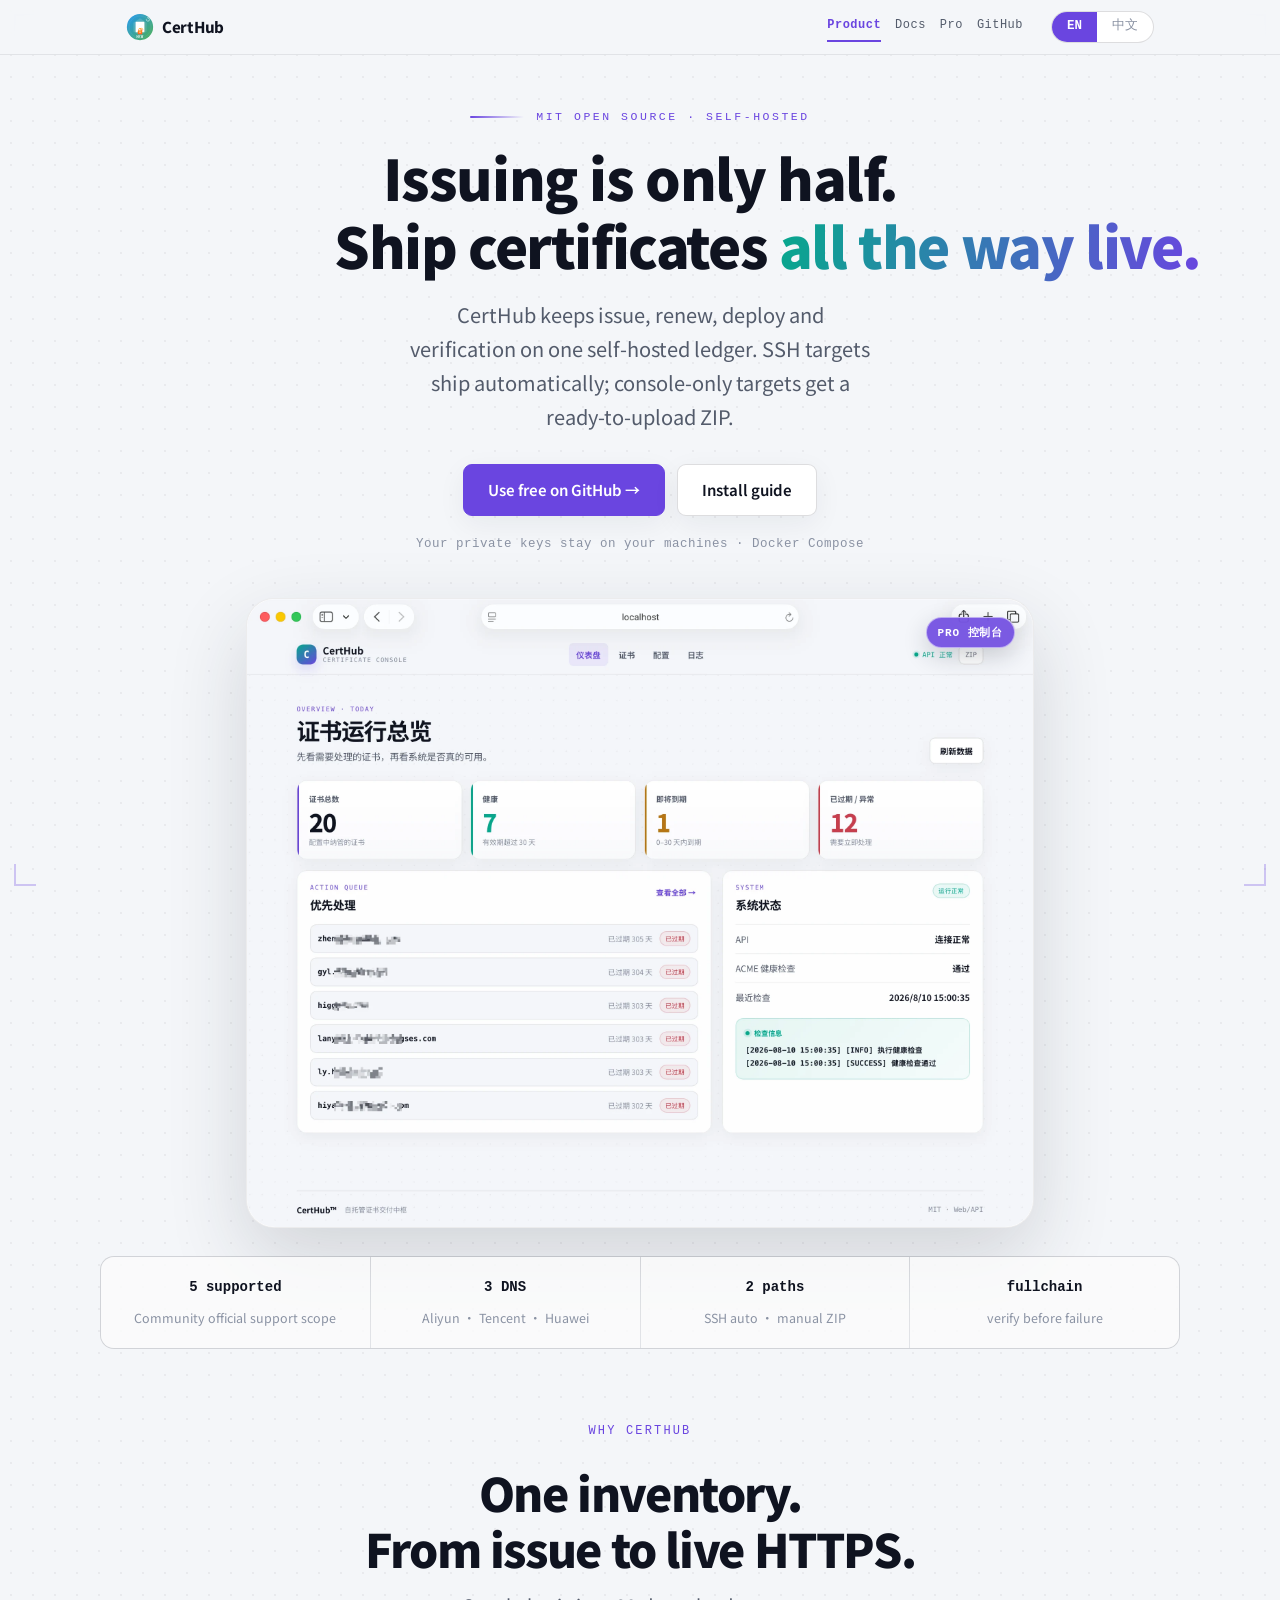
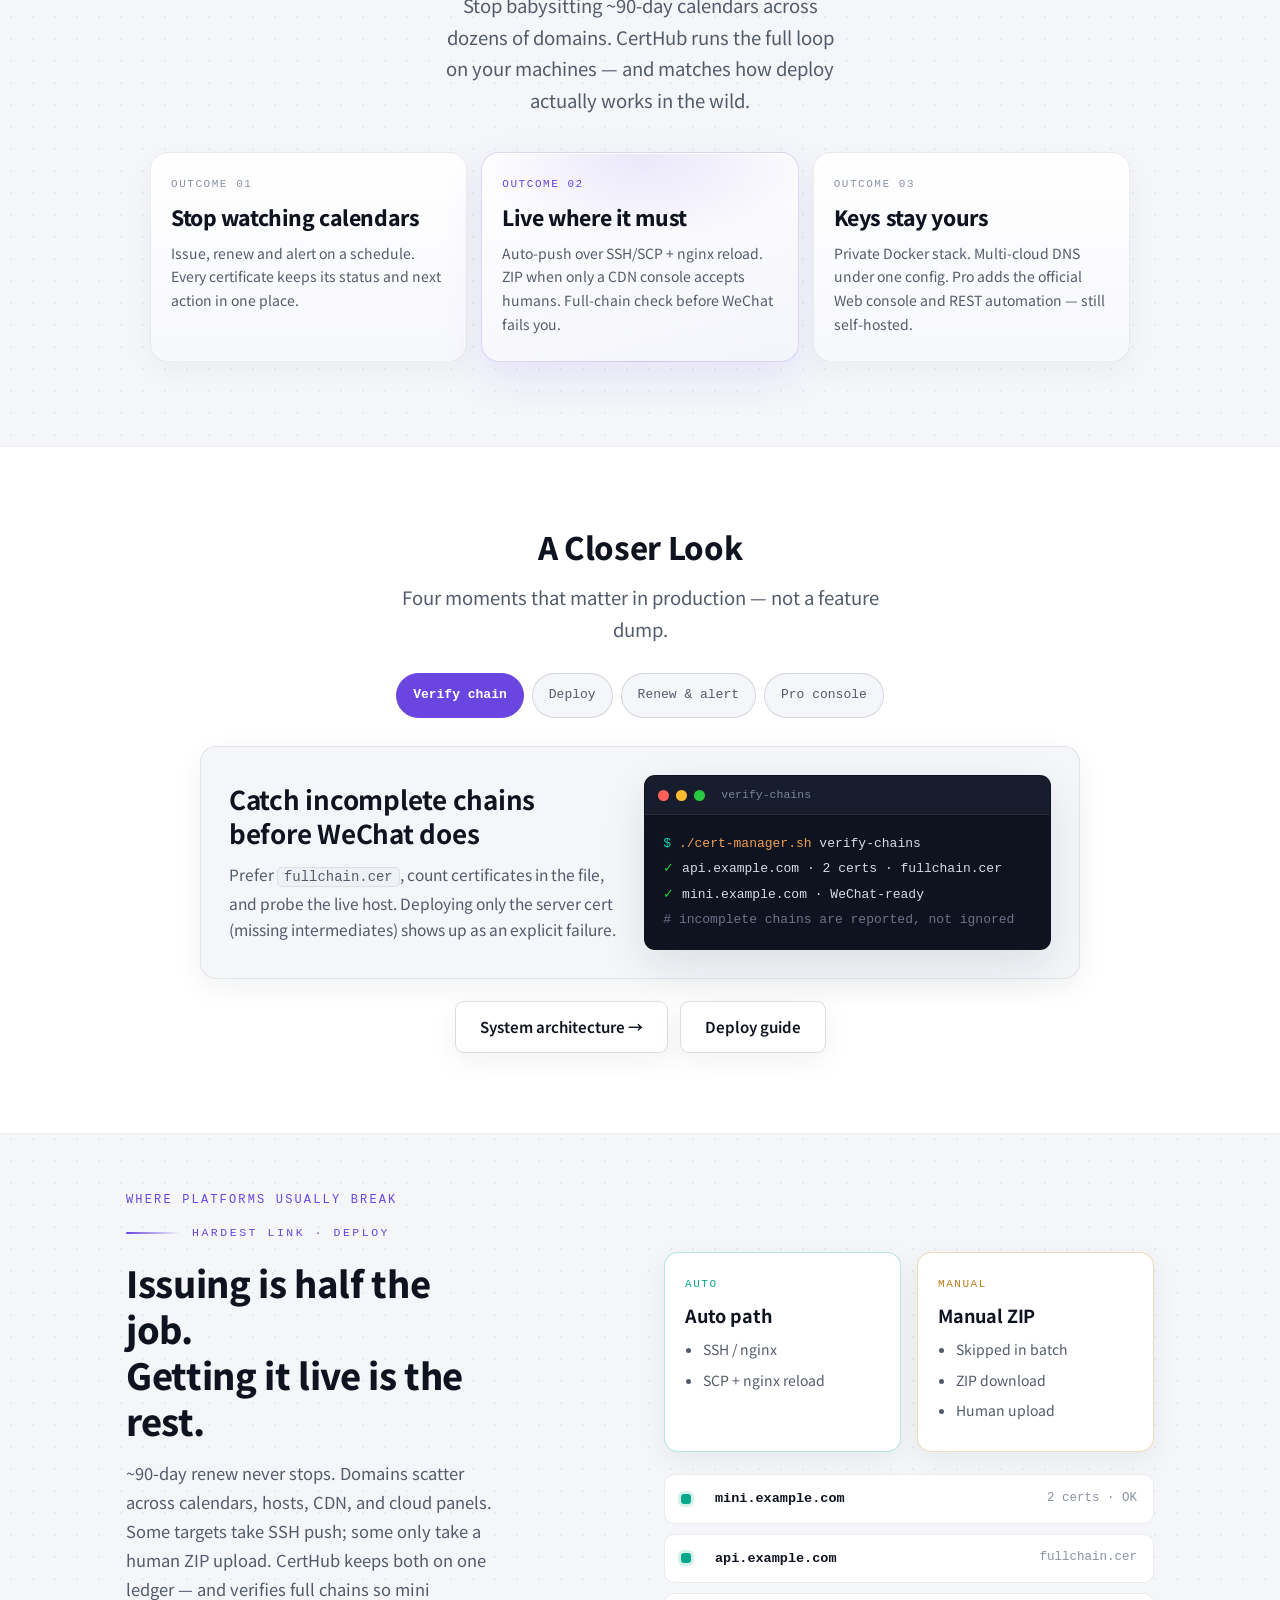
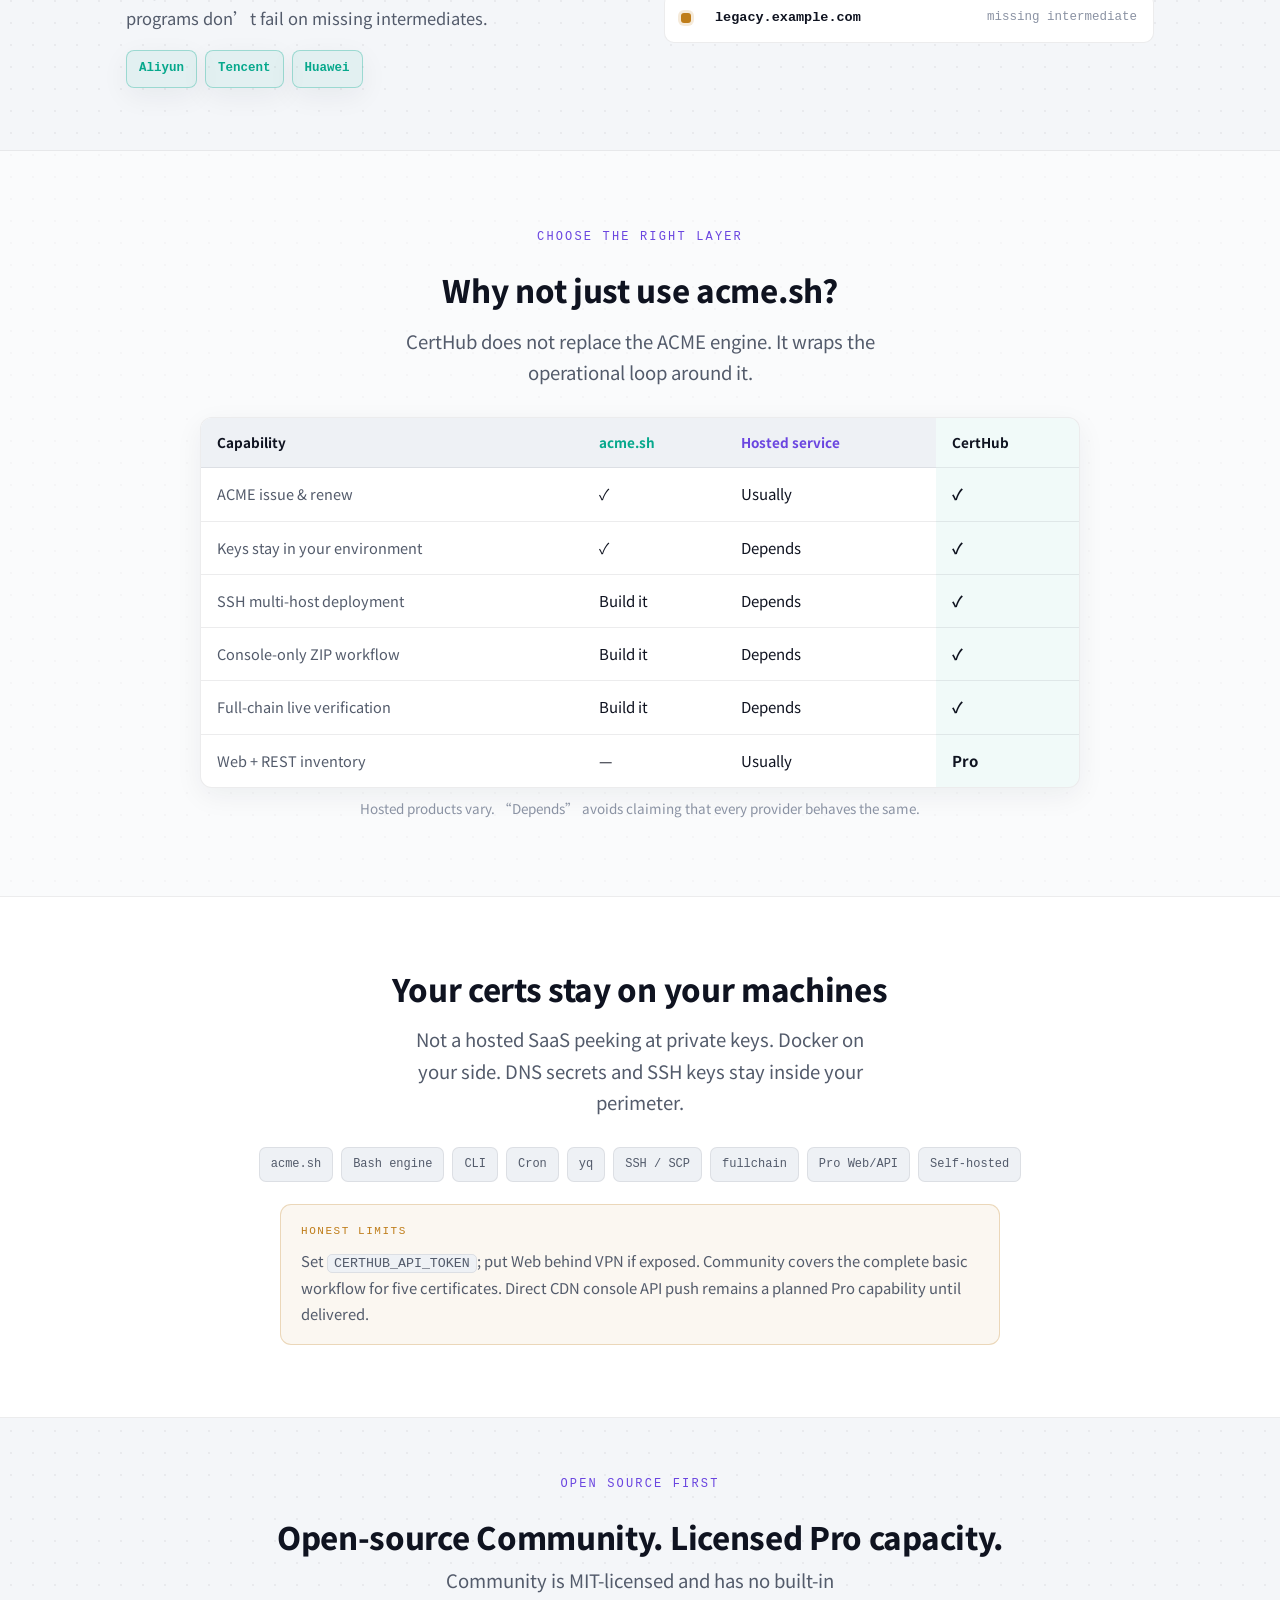
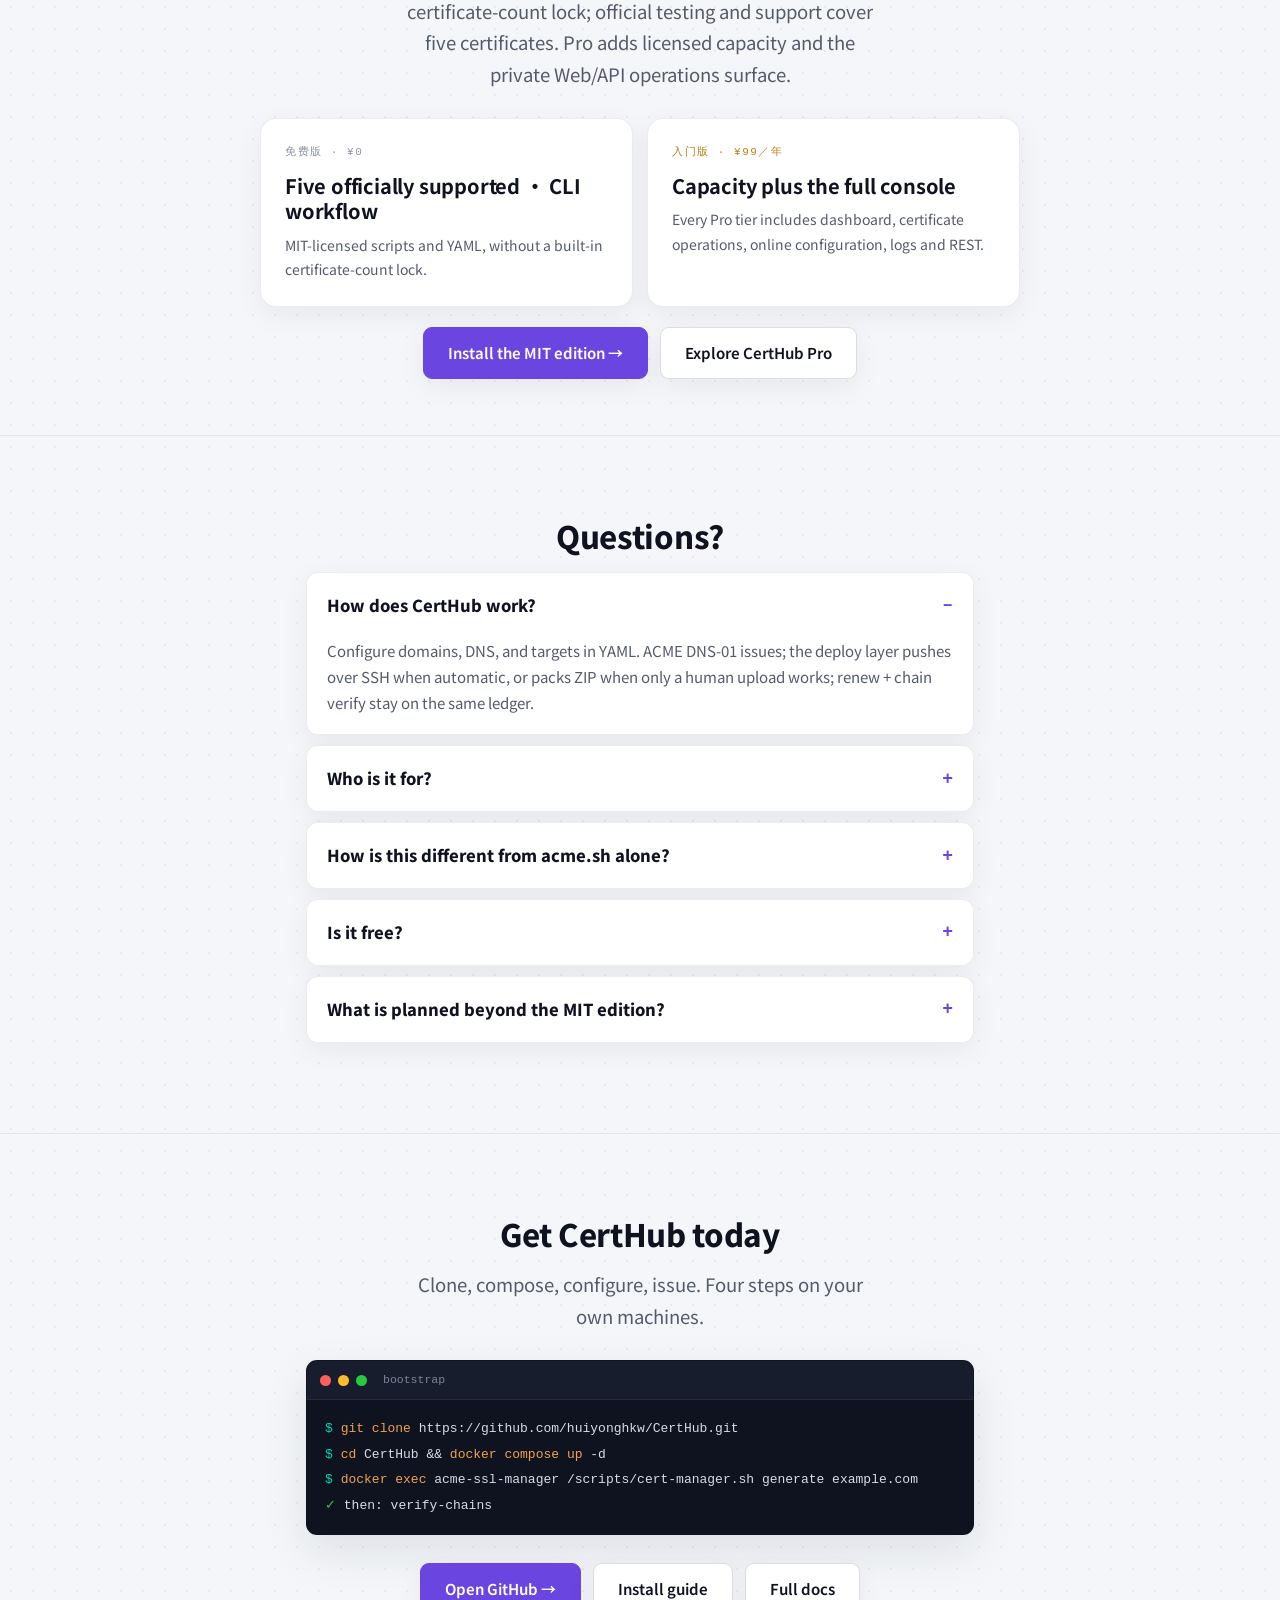
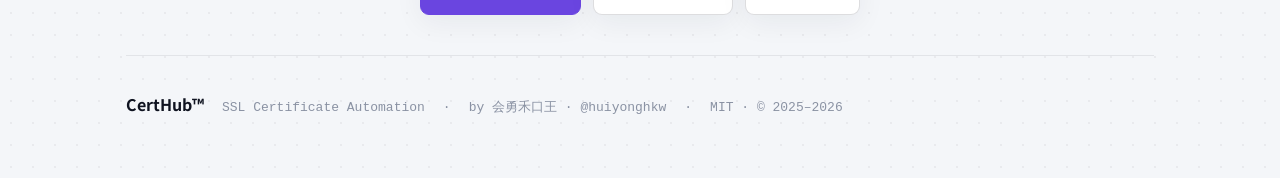
<file: docs/site/index.html>
<!DOCTYPE html>
<!--
  CertHub landing · 企业级 SSL 自动化平台
  Hero → 价值 → Look → Deploy → Trust → 定价 → FAQ → CTA
  Visual DNA: OneLook V1科技白. 字体自托管.
-->
<html lang="zh-CN" class="lang-zh">
<head>
<meta charset="utf-8">
<script>
(function(){try{var K='hkw-lang',q=null;try{q=new URLSearchParams(location.search).get('lang')}catch(e){}
if(q!=='zh'&&q!=='en')q=null;var s=q;if(!s)try{s=localStorage.getItem(K)}catch(e){}
if(s!=='zh'&&s!=='en')s=/^zh/i.test(navigator.language||'')?'zh':'en';
if(s==='zh')document.documentElement.classList.add('lang-zh');
else document.documentElement.classList.remove('lang-zh');
document.documentElement.lang=s==='zh'?'zh-CN':'en';
if(q)try{localStorage.setItem(K,q)}catch(e){}}catch(e){}})();
</script>
<meta name="viewport" content="width=device-width, initial-scale=1">
<title>CertHub — 把证书从签发管到真正上线</title>
<meta name="description" content="CertHub 是 MIT 开源、自托管的 SSL 证书交付中枢：ACME 签发与续期、SSH 多机部署、手动目标 ZIP 打包、完整证书链校验、监控告警，一本台账跑完整闭环。">
<meta property="og:type" content="website">
<meta property="og:title" content="CertHub — 把证书从签发管到真正上线">
<meta property="og:description" content="能 SSH 的自动部署，只能控制台上传的自动打包；上线前再验完整证书链。MIT 开源，自托管。">
<meta property="og:image" content="images/certhub-logo.svg">
<meta name="twitter:card" content="summary_large_image">
<link rel="icon" href="images/favicon.svg" type="image/svg+xml">
<link rel="stylesheet" href="assets/site.css?v=20260810-10">
</head>
<body>

<div class="prog" id="prog"></div>
<div class="frame"><i></i><i></i><i></i><i></i></div>

<div class="masthead">
  <div class="wrap wrap-wide">
    <a class="mh-brand" href="index.html"><img src="images/favicon.svg" alt=""><b>CertHub</b></a>
    <nav class="mh-nav" aria-label="Primary">
      <a href="index.html" aria-current="page"><span class="en">Product</span><span class="zh">产品</span></a>
      <a href="guide/index.html"><span class="en">Docs</span><span class="zh">文档</span></a>
      <a href="pricing.html"><span class="en">Pro</span><span class="zh">商业版</span></a>
      <a href="https://github.com/huiyonghkw/CertHub">GitHub</a>
    </nav>
    <div class="toggle" role="group" aria-label="Language">
      <button id="btn-en" aria-pressed="false">EN</button>
      <button id="btn-zh" aria-pressed="true">中文</button>
    </div>
  </div>
</div>
<main>

<!-- ============ 1. HERO · FiloMail: big claim + one CTA + product visual ============ -->
<section class="hero-center noseq">
  <div class="wrap wrap-wide">
    <div class="eyebrow center"><span></span>MIT Open Source · Self-hosted</div>
    <h1>
      <span class="en"><span class="hero-line">Issuing is only half.</span><br><span class="hero-line">Ship certificates <span class="hl">all the way live.</span></span></span>
      <span class="zh"><span class="hero-line">证书签下来，</span><br><span class="hero-line">只完成了<span class="hl">一半</span></span></span>
    </h1>
    <p class="hero-sub">
      <span class="en">CertHub keeps issue, renew, deploy and verification on one self-hosted ledger. SSH targets ship automatically; console-only targets get a ready-to-upload ZIP.</span>
      <span class="zh">CertHub 把申请、续期、部署、验收放进一本自托管台账：能 SSH 的自动推，只能控制台上传的自动打包。</span>
    </p>
    <div class="btns center">
      <a class="btn btn-primary" href="https://github.com/huiyonghkw/CertHub">
        <span class="en">Use free on GitHub →</span><span class="zh">在 GitHub 免费使用 →</span>
      </a>
      <a class="btn" href="guide/install.html">
        <span class="en">Install guide</span><span class="zh">查看安装手册</span>
      </a>
    </div>
    <p class="hero-note"><span class="en">Your private keys stay on your machines · Docker Compose</span><span class="zh">私钥留在自己的机器 · Docker Compose 部署</span></p>

    <div class="hero-stage hero-console pre">
      <span class="hero-pro-badge">PRO 控制台</span>
      <img src="images/console-dashboard.webp?v=20260810-3" width="2296" height="1834" decoding="async" fetchpriority="high" alt="CertHub Pro Web 控制台：证书状态总览、优先处理队列与系统健康检查">
    </div>
</section>

<section class="proof-strip noseq" aria-label="Product facts">
  <div class="wrap wrap-wide proof-grid">
    <div><b>5 supported</b><span><span class="en">Community official support scope</span><span class="zh">Community 官方支持范围</span></span></div>
    <div><b>3 DNS</b><span><span class="en">Aliyun · Tencent · Huawei</span><span class="zh">阿里 · 腾讯 · 华为</span></span></div>
    <div><b>2 paths</b><span><span class="en">SSH auto · manual ZIP</span><span class="zh">SSH 自动 · 手动 ZIP</span></span></div>
    <div><b>fullchain</b><span><span class="en">verify before failure</span><span class="zh">上线前检查完整链</span></span></div>
  </div>
</section>

<!-- ============ 2. VALUE · 结果导向三块（不讲零件清单）============ -->
<section id="pain" class="core-value noseq">
  <div class="wrap wrap-wide">
    <p class="section-kicker"><span class="en">Why CertHub</span><span class="zh">为什么是 CertHub</span></p>
    <h2 class="cv-title">
      <span class="en">One inventory.<br>From issue to <span class="hl">live HTTPS</span>.</span>
      <span class="zh">一本台账。<br>从申请管到<span class="hl">HTTPS 上线</span>。</span>
    </h2>
    <p class="section-lead cv-lead">
      <span class="en">Stop babysitting ~90-day calendars across dozens of domains. CertHub runs the full loop on your machines — and matches how deploy actually works in the wild.</span>
      <span class="zh">别再给人肉盯「约 90 天一轮」的日历。CertHub 在你自己的机器上跑完整链路，并且对齐真实世界的部署方式。</span>
    </p>

    <div class="cv-outcomes pre">
      <article class="cvo">
        <span class="cvo-k"><span class="en">Outcome 01</span><span class="zh">结果 01</span></span>
        <h3><span class="en">Stop watching calendars</span><span class="zh">不用再人肉盯日历</span></h3>
        <p><span class="en">Issue, renew and alert on a schedule. Every certificate keeps its status and next action in one place.</span><span class="zh">申请、续期、告警按日程跑；每张证书的状态和下一步动作集中在一起。</span></p>
      </article>
      <article class="cvo cvo-focus">
        <span class="cvo-k"><span class="en">Outcome 02</span><span class="zh">结果 02</span></span>
        <h3><span class="en">Live where it must</span><span class="zh">该亮绿的地方真亮绿</span></h3>
        <p><span class="en">Auto-push over SSH/SCP + nginx reload. ZIP when only a CDN console accepts humans. Full-chain check before WeChat fails you.</span><span class="zh">能 SSH 的自动推（SCP + nginx reload）；只能控制台上传就打 ZIP。完整证书链先验，别等微信小程序报错。</span></p>
      </article>
      <article class="cvo">
        <span class="cvo-k"><span class="en">Outcome 03</span><span class="zh">结果 03</span></span>
        <h3><span class="en">Keys stay yours</span><span class="zh">私钥不出你的环境</span></h3>
        <p><span class="en">Private Docker stack. Multi-cloud DNS under one config. Pro adds the official Web console and REST automation — still self-hosted.</span><span class="zh">私有化 Docker，三云 DNS 一份配置；Pro 增加官方 Web 控制台和 REST 自动化，同时保持自托管。</span></p>
      </article>
    </div>
  </div>
</section>

<!-- ============ 3. LOOK · 产品怎么用 ============ -->
<section id="look" class="look noseq">
  <div class="wrap wrap-wide">
    <h2>
      <span class="en">A Closer Look</span>
      <span class="zh">产品怎么用</span>
    </h2>
    <p class="section-lead">
      <span class="en">Four moments that matter in production — not a feature dump.</span>
      <span class="zh">先看四个天天会用到的动作，不堆功能名。</span>
    </p>

    <div class="look-tabs" role="tablist" aria-label="Product tour">
      <button class="look-tab active" id="tab-chain" data-tab="chain" role="tab" aria-selected="true" aria-controls="panel-chain" tabindex="0">
        <span class="en">Verify chain</span><span class="zh">校验证书链</span>
      </button>
      <button class="look-tab" id="tab-deploy" data-tab="deploy" role="tab" aria-selected="false" aria-controls="panel-deploy" tabindex="-1">
        <span class="en">Deploy</span><span class="zh">部署</span>
      </button>
      <button class="look-tab" id="tab-renew" data-tab="renew" role="tab" aria-selected="false" aria-controls="panel-renew" tabindex="-1">
        <span class="en">Renew &amp; alert</span><span class="zh">续期告警</span>
      </button>
      <button class="look-tab" id="tab-control" data-tab="control" role="tab" aria-selected="false" aria-controls="panel-control" tabindex="-1">
        <span class="en">Pro console</span><span class="zh">Pro 控制台</span>
      </button>
    </div>

    <div class="look-panels pre">
      <div class="look-panel active" id="panel-chain" data-panel="chain" role="tabpanel" aria-labelledby="tab-chain">
        <div class="look-copy">
          <h3><span class="en">Catch incomplete chains before WeChat does</span><span class="zh">别等微信报错，先查出证书链缺中间证</span></h3>
          <p><span class="en">Prefer <code>fullchain.cer</code>, count certificates in the file, and probe the live host. Deploying only the server cert (missing intermediates) shows up as an explicit failure.</span><span class="zh">优先用 <code>fullchain.cer</code>，检查文件里有几段证书，再探测线上主机。如果只部署了站点证书、缺中间证书，这里会直接报出来。</span></p>
        </div>
        <div class="term">
          <div class="bar"><i></i><i></i><i></i><span>verify-chains</span></div>
<pre class="sc"><span class="p">$</span> <span class="o">./cert-manager.sh</span> verify-chains
<span class="ok">✓</span> api.example.com · 2 certs · fullchain.cer
<span class="ok">✓</span> mini.example.com · WeChat-ready
<span class="cm"># incomplete chains are reported, not ignored</span></pre>
        </div>
      </div>

      <div class="look-panel" id="panel-deploy" data-panel="deploy" role="tabpanel" aria-labelledby="tab-deploy" hidden>
        <div class="look-copy">
          <h3><span class="en">SSH where you have a box. ZIP when only humans can upload.</span><span class="zh">有 SSH 就自动推，只能人肉就打 ZIP</span></h3>
          <p><span class="en"><code>auto</code> means SSH/SCP + nginx reload on your hosts. <code>manual</code> is skipped in batch and packed as ZIP for consoles that only accept uploads.</span><span class="zh"><code>auto</code> = SSH/SCP + nginx reload。<code>manual</code> 批量时跳过，打成 ZIP，给只能控制台上传的目标用。</span></p>
        </div>
        <div class="term">
          <div class="bar"><i></i><i></i><i></i><span>deploy-all</span></div>
<pre class="sc"><span class="p">$</span> <span class="o">./cert-manager.sh</span> deploy-all
<span class="ok">✓</span> api.example.com → server_prod_01
<span class="ok">✓</span> shop.example.com → 2 hosts · reloaded
<span class="cm"># skipped manual: cdn.static.example.com</span></pre>
        </div>
      </div>

      <div class="look-panel" id="panel-renew" data-panel="renew" role="tabpanel" aria-labelledby="tab-renew" hidden>
        <div class="look-copy">
          <h3><span class="en">Renew before calendars. Alert before outages.</span><span class="zh">到期前自动续期，出事前提醒你</span></h3>
          <p><span class="en">Daily monitor, renew inside 30 days, digest to DingTalk / email / webhook — with quiet hours so nights stay quiet.</span><span class="zh">每天巡检，还有 30 天就续期；摘要发到钉钉、邮件或 Webhook。夜里可设静默时段，避免打扰。</span></p>
        </div>
        <div class="term">
          <div class="bar"><i></i><i></i><i></i><span>cron · renew-all</span></div>
<pre class="sc"><span class="cm"># 03:00 daily</span>
<span class="p">$</span> <span class="o">./cert-manager.sh</span> renew-all
<span class="ok">✓</span> renewed *.shop.example.com
<span class="ok">✓</span> notified · DingTalk · 2 warnings</pre>
        </div>
      </div>

      <div class="look-panel" id="panel-control" data-panel="control" role="tabpanel" aria-labelledby="tab-control" hidden>
        <div class="look-copy">
          <h3><span class="en">The official operations surface in Pro</span><span class="zh">Pro 提供完整可视化操作面</span></h3>
          <p><span class="en">Dashboard, certificate actions, online configuration and logs in Web; REST handles create, renew and download for automation.</span><span class="zh">Web 集中提供仪表盘、证书操作、在线配置和日志；REST 负责申请、续期与下载自动化。</span></p>
        </div>
        <div class="term">
          <div class="bar"><i></i><i></i><i></i><span>REST · sample</span></div>
<pre class="sc"><span class="o">GET</span>  /api/dashboard
<span class="o">POST</span> /api/certificates/{domain}/renew
<span class="o">GET</span>  /api/certificates/manual/{domain}/download
<span class="ok">✓</span> 200 · zip ready</pre>
        </div>
      </div>
    </div>

    <div class="btns center" style="margin-top:22px">
      <a class="btn" href="guide/architecture.html"><span class="en">System architecture →</span><span class="zh">系统架构 →</span></a>
      <a class="btn" href="guide/cdn.html"><span class="en">Deploy guide</span><span class="zh">证书部署说明</span></a>
    </div>
  </div>
</section>

<!-- ============ 4. HARDEST · 闭环里最硬的一环（唯一差异化深挖）============ -->
<section id="hardest" class="split noseq">
  <div class="wrap wrap-wide">
    <p class="section-kicker" style="text-align:left;margin-bottom:12px"><span class="en">Where platforms usually break</span><span class="zh">平台常断在这里</span></p>
    <div class="split-grid">
      <div class="split-text">
        <div class="eyebrow"><span></span><span class="en">Hardest link · Deploy</span><span class="zh">最硬一环 · 部署</span></div>
        <h2>
          <span class="en">Issuing is half the job.<br>Getting it <span class="hl">live</span> is the rest.</span>
          <span class="zh">申请只是半程。<br>难的是让它<span class="hl">上线</span>。</span>
        </h2>
        <p>
          <span class="en">~90-day renew never stops. Domains scatter across calendars, hosts, CDN, and cloud panels. Some targets take SSH push; some only take a human ZIP upload. CertHub keeps both on one ledger — and verifies full chains so mini programs don’t fail on missing intermediates.</span>
          <span class="zh">约 90 天一轮停不下来；域名散在日历、机器、CDN、云面板。有的目标走 SSH 推送，有的只能控制台传 ZIP。CertHub 两种路径同一本台账，并校验完整证书链，避免小程序缺中间证挂掉。</span>
        </p>
        <div class="dnspills">
          <span class="ok">Aliyun</span>
          <span class="ok">Tencent</span>
          <span class="ok">Huawei</span>
        </div>
      </div>
      <div class="split-visual pre">
        <div class="tracks" style="margin:0 0 14px">
          <div class="track auto">
            <div class="lb">auto</div>
            <h3><span class="en">Auto path</span><span class="zh">自动路径</span></h3>
            <ul>
              <li>SSH / nginx</li>
              <li><span class="en">SCP + nginx reload</span><span class="zh">SCP + nginx reload</span></li>
            </ul>
          </div>
          <div class="track manual">
            <div class="lb">manual</div>
            <h3><span class="en">Manual ZIP</span><span class="zh">手动 ZIP</span></h3>
            <ul>
              <li><span class="en">Skipped in batch</span><span class="zh">批量跳过</span></li>
              <li><span class="en">ZIP download</span><span class="zh">ZIP 下载</span></li>
              <li><span class="en">Human upload</span><span class="zh">人工上传</span></li>
            </ul>
          </div>
        </div>
        <div class="chainboard">
          <div class="chainrow ok"><span class="dot"></span><span class="name">mini.example.com</span><span class="meta"><span class="en">2 certs · OK</span><span class="zh">含中间证 · 正常</span></span></div>
          <div class="chainrow ok"><span class="dot"></span><span class="name">api.example.com</span><span class="meta">fullchain.cer</span></div>
          <div class="chainrow warn"><span class="dot"></span><span class="name">legacy.example.com</span><span class="meta"><span class="en">missing intermediate</span><span class="zh">缺中间证书</span></span></div>
        </div>
      </div>
    </div>
  </div>
</section>

<!-- ============ 5. COMPARE · 用户最常见的选择题 ============ -->
<section id="compare" class="compare noseq">
  <div class="wrap wrap-wide">
    <p class="section-kicker"><span class="en">Choose the right layer</span><span class="zh">先选对工具层级</span></p>
    <h2><span class="en">Why not just use acme.sh?</span><span class="zh">为什么不只用 acme.sh？</span></h2>
    <p class="section-lead"><span class="en">CertHub does not replace the ACME engine. It wraps the operational loop around it.</span><span class="zh">CertHub 不替代 ACME 引擎，而是把签发之后的运维闭环补齐。</span></p>
    <div class="tablewrap compare-table pre">
      <table>
        <thead><tr><th><span class="en">Capability</span><span class="zh">能力</span></th><th>acme.sh</th><th><span class="en">Hosted service</span><span class="zh">托管服务</span></th><th>CertHub</th></tr></thead>
        <tbody>
          <tr><td><span class="en">ACME issue &amp; renew</span><span class="zh">ACME 申请与续期</span></td><td>✓</td><td><span class="en">Usually</span><span class="zh">通常支持</span></td><td>✓</td></tr>
          <tr><td><span class="en">Keys stay in your environment</span><span class="zh">私钥留在自己的环境</span></td><td>✓</td><td><span class="en">Depends</span><span class="zh">视服务而定</span></td><td>✓</td></tr>
          <tr><td><span class="en">SSH multi-host deployment</span><span class="zh">SSH 多机部署</span></td><td><span class="en">Build it</span><span class="zh">自行编排</span></td><td><span class="en">Depends</span><span class="zh">视服务而定</span></td><td>✓</td></tr>
          <tr><td><span class="en">Console-only ZIP workflow</span><span class="zh">控制台手传 ZIP 流程</span></td><td><span class="en">Build it</span><span class="zh">自行处理</span></td><td><span class="en">Depends</span><span class="zh">视服务而定</span></td><td>✓</td></tr>
          <tr><td><span class="en">Full-chain live verification</span><span class="zh">完整链线上校验</span></td><td><span class="en">Build it</span><span class="zh">自行处理</span></td><td><span class="en">Depends</span><span class="zh">视服务而定</span></td><td>✓</td></tr>
          <tr><td><span class="en">Web + REST inventory</span><span class="zh">Web + REST 统一台账</span></td><td>—</td><td><span class="en">Usually</span><span class="zh">通常支持</span></td><td>Pro</td></tr>
        </tbody>
      </table>
    </div>
    <p class="cmpnote"><span class="en">Hosted products vary. “Depends” avoids claiming that every provider behaves the same.</span><span class="zh">不同托管产品能力不一，“视服务而定”不代表所有服务都缺少该能力。</span></p>
  </div>
</section>

<!-- ============ 6. TRUST · 自托管 + 技术栈合并 ============ -->
<section id="trust" class="promise noseq">
  <div class="wrap wrap-wide">
    <h2>
      <span class="en">Your certs stay on your machines</span>
      <span class="zh">证书留在你自己的机器上</span>
    </h2>
    <p class="section-lead">
      <span class="en">Not a hosted SaaS peeking at private keys. Docker on your side. DNS secrets and SSH keys stay inside your perimeter.</span>
      <span class="zh">不是托管 SaaS，私钥不出你的环境。Docker 自己跑；DNS 密钥与 SSH 密钥留在内网。</span>
    </p>
    <div class="chips center pre">
      <i>acme.sh</i><i>Bash engine</i><i>CLI</i><i>Cron</i><i>yq</i><i>SSH / SCP</i><i>fullchain</i><i>Pro Web/API</i><i>Self-hosted</i>
    </div>
    <div class="ask" style="max-width:720px;margin:22px auto 0">
      <span class="lb"><span class="en">honest limits</span><span class="zh">先说清楚做不到什么</span></span>
      <span class="en">Set <code>CERTHUB_API_TOKEN</code>; put Web behind VPN if exposed. Community covers the complete basic workflow for five certificates. Direct CDN console API push remains a planned Pro capability until delivered.</span>
      <span class="zh">设好 <code>CERTHUB_API_TOKEN</code>；对外请放 VPN 后面。Community 为 5 张证书提供完整基础闭环。CDN 控制台 API 直推在正式交付前仍标记为 Pro 规划能力。</span>
    </div>
  </div>
</section>



<!-- ============ 7. EXTENSIONS · 明确开源与开发中能力的边界 ============ -->
<section id="pricing" class="split noseq">
  <div class="wrap wrap-wide">
    <p class="section-kicker"><span class="en">Open source first</span><span class="zh">开源版先跑通</span></p>
    <h2 style="text-align:center;margin-bottom:8px">
      <span class="en">Open-source Community. Licensed Pro capacity.</span>
      <span class="zh">Community 开源使用，Pro 按授权容量交付</span>
    </h2>
    <p class="section-lead">
      <span class="en">Community is MIT-licensed and has no built-in certificate-count lock; official testing and support cover five certificates. Pro adds licensed capacity and the private Web/API operations surface.</span>
      <span class="zh">Community 采用 MIT 许可证，不内置证书数量锁；官方测试与支持覆盖 5 张证书。Pro 增加授权容量与私有 Web/API 操作面。</span>
    </p>
    <div class="edition-grid pre">
      <article><span class="cvo-k">免费版 · ¥0</span><h3><span class="en">Five officially supported · CLI workflow</span><span class="zh">官方支持 5 张 · 命令行闭环</span></h3><p><span class="en">MIT-licensed scripts and YAML, without a built-in certificate-count lock.</span><span class="zh">MIT 开源脚本与 YAML，不内置证书数量锁。</span></p></article>
      <article><span class="cvo-k wait">入门版 · ¥99／年</span><h3><span class="en">Capacity plus the full console</span><span class="zh">证书容量 + 完整控制台</span></h3><p><span class="en">Every Pro tier includes dashboard, certificate operations, online configuration, logs and REST.</span><span class="zh">所有付费档位均包含仪表盘、证书操作、在线配置、日志与 REST。</span></p></article>
    </div>
    <div class="btns center" style="margin-top:8px">
      <a class="btn btn-primary" href="guide/install.html">
        <span class="en">Install the MIT edition →</span><span class="zh">安装 MIT 开源版 →</span>
      </a>
      <a class="btn" href="pricing.html">
        <span class="en">Explore CertHub Pro</span><span class="zh">了解 CertHub Pro</span>
      </a>
    </div>
  </div>
</section>

<!-- ============ 7. FAQ ============ -->
<section id="faq" class="faq noseq">
  <div class="wrap wrap-narrow">
    <h2>
      <span class="en">Questions?</span>
      <span class="zh">还有问题？</span>
    </h2>

    <div class="faq-list pre">
      <details class="faq-item" open>
        <summary><span class="en">How does CertHub work?</span><span class="zh">CertHub 怎么工作？</span></summary>
        <p><span class="en">Configure domains, DNS, and targets in YAML. ACME DNS-01 issues; the deploy layer pushes over SSH when automatic, or packs ZIP when only a human upload works; renew + chain verify stay on the same ledger.</span><span class="zh">在 YAML 里配域名、DNS、部署目标。ACME DNS-01 申请；部署层能 SSH 的自动推，只能手传的打 ZIP；续期与证书链校验仍在同一本台账。</span></p>
      </details>
      <details class="faq-item">
        <summary><span class="en">Who is it for?</span><span class="zh">适合谁？</span></summary>
        <p><span class="en">Ops teams tired of ~90-day renew calendars across many domains — especially when some hosts take SSH and others only take a console upload.</span><span class="zh">被「约 90 天一轮 + 域名很多」折磨的运维——尤其有的机器能 SSH 推，有的只能控制台上传。</span></p>
      </details>
      <details class="faq-item">
        <summary><span class="en">How is this different from acme.sh alone?</span><span class="zh">和单独用 acme.sh 有什么不同？</span></summary>
        <p><span class="en">acme.sh mainly issues a file. CertHub Community adds the CLI delivery loop; Pro adds the official Web console and REST operations surface.</span><span class="zh">acme.sh 主要解决申请。CertHub Community 补齐命令行交付闭环；Pro 再增加官方 Web 控制台和 REST 操作面。</span></p>
      </details>
      <details class="faq-item">
        <summary><span class="en">Is it free?</span><span class="zh">免费吗？</span></summary>
        <p><span class="en">Community is MIT-licensed and does not technically stop at certificate six. Five certificates define the official testing, documentation and support scope; the complete CLI workflow remains open source.</span><span class="zh">Community 采用 MIT 许可证，不会在第 6 张证书时被技术停用。5 张定义的是官方测试、文档与支持范围，完整 CLI 工作流仍然开源。</span></p>
      </details>
      <details class="faq-item">
        <summary><span class="en">What is planned beyond the MIT edition?</span><span class="zh">开源版之外还计划做什么？</span></summary>
        <p><span class="en">Pro adds 10, 50 and 200-certificate capacity tiers plus production-scale delivery capabilities. Direct provider integrations that are still being built remain clearly marked as planned.</span><span class="zh">Pro 提供 10、50、200 张证书容量，并增加生产级交付能力；仍在开发的厂商直连接口会继续明确标为规划能力。</span></p>
      </details>
    </div>
  </div>
</section>

<!-- ============ 8. FINAL CTA ============ -->
<section id="start" class="final-cta noseq">
  <div class="wrap wrap-narrow">
    <h2>
      <span class="en">Get CertHub today</span>
      <span class="zh">现在就上手 CertHub</span>
    </h2>
    <p class="section-lead">
      <span class="en">Clone, compose, configure, issue. Four steps on your own machines.</span>
      <span class="zh">克隆、编排、配置、签发。四步，都在你自己的机器上。</span>
    </p>
    <div class="term pre">
      <div class="bar"><i></i><i></i><i></i><span>bootstrap</span></div>
<pre class="sc"><span class="p">$</span> <span class="o">git clone</span> https://github.com/huiyonghkw/CertHub.git
<span class="p">$</span> <span class="o">cd</span> CertHub &amp;&amp; <span class="o">docker compose up</span> -d
<span class="p">$</span> <span class="o">docker exec</span> acme-ssl-manager /scripts/cert-manager.sh generate example.com
<span class="ok">✓</span> then: verify-chains</pre>
    </div>
    <div class="btns center">
      <a class="btn btn-primary" href="https://github.com/huiyonghkw/CertHub">
        <span class="en">Open GitHub →</span><span class="zh">打开 GitHub →</span>
      </a>
      <a class="btn" href="guide/install.html">
        <span class="en">Install guide</span><span class="zh">安装手册</span>
      </a>
      <a class="btn" href="guide/index.html">
        <span class="en">Full docs</span><span class="zh">完整文档</span>
      </a>
    </div>
  </div>
</section>

<div class="wrap wrap-wide">
  <footer>
    <span class="brand">CertHub™</span>
    <span class="handle">SSL Certificate Automation</span>
    <span class="handle">·</span>
    <span class="handle"><span class="en">by 会勇禾口王 · @huiyonghkw</span><span class="zh">作者 会勇禾口王 · @huiyonghkw</span></span>
    <span class="handle">·</span>
    <span class="handle">MIT · © 2025–2026</span>
  </footer>
</div>

</main>

<script src="assets/site.js"></script>
</body>
</html>
</file>
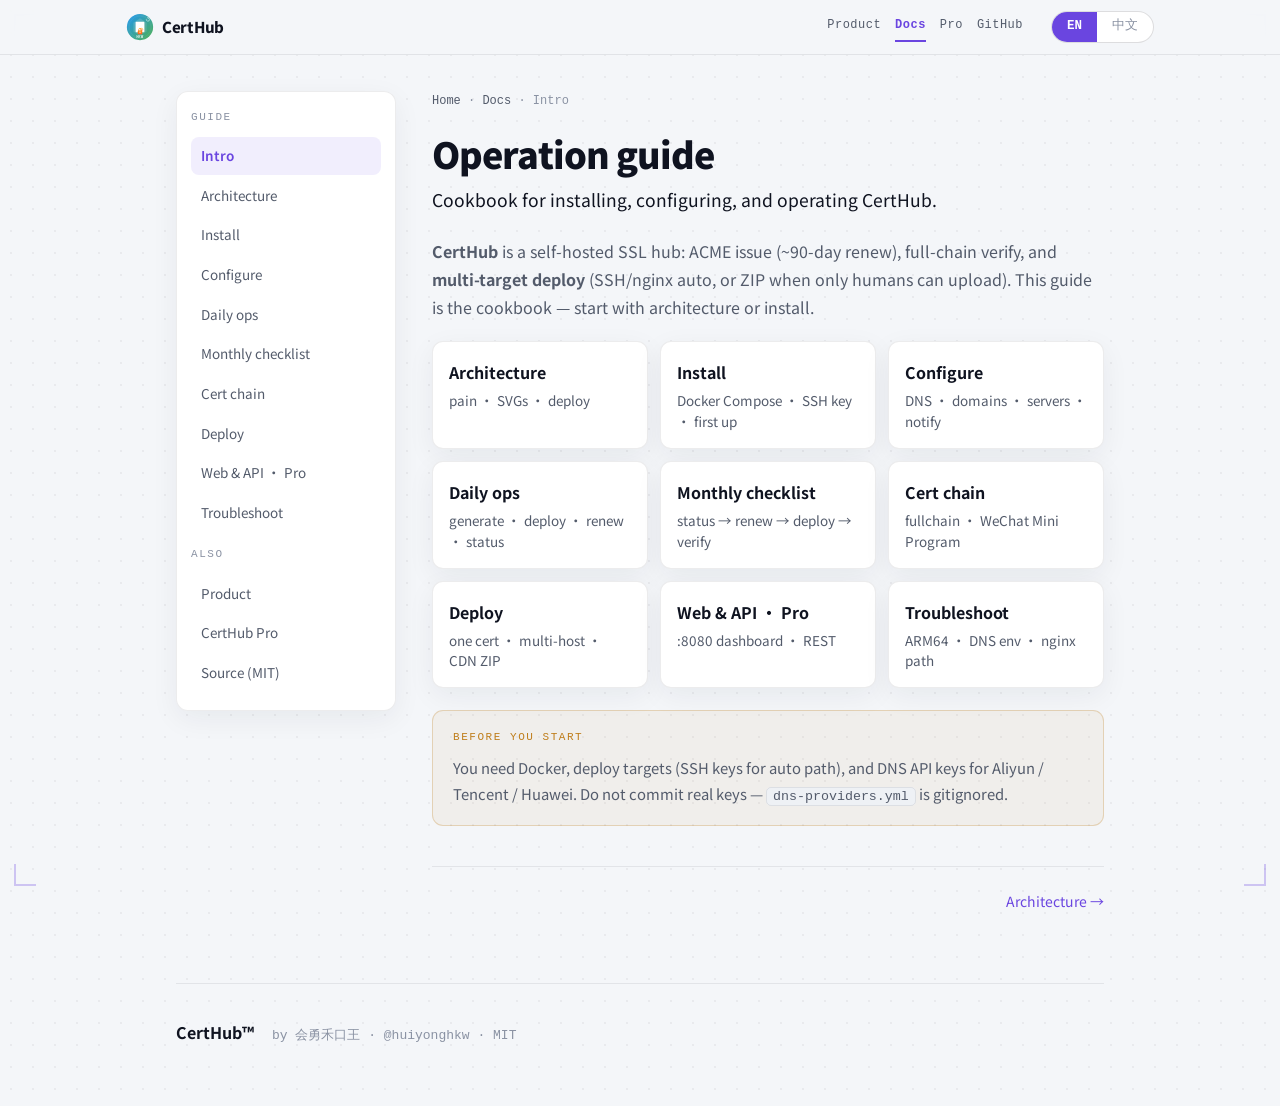
<file: docs/site/guide/index.html>
<!DOCTYPE html>
<html lang="zh-CN" class="lang-zh">
<head>
<meta charset="utf-8">
<script>
(function(){try{var K='hkw-lang',q=null;try{q=new URLSearchParams(location.search).get('lang')}catch(e){}
if(q!=='zh'&&q!=='en')q=null;var s=q;if(!s)try{s=localStorage.getItem(K)}catch(e){}
if(s!=='zh'&&s!=='en')s=/^zh/i.test(navigator.language||'')?'zh':'en';
if(s==='zh')document.documentElement.classList.add('lang-zh');
else document.documentElement.classList.remove('lang-zh');
document.documentElement.lang=s==='zh'?'zh-CN':'en';
if(q)try{localStorage.setItem(K,q)}catch(e){}}catch(e){}})();
</script>
<meta name="viewport" content="width=device-width, initial-scale=1">
<title>Operation guide · CertHub</title>
<meta name="description" content="Cookbook for installing, configuring, and operating CertHub.">
<link rel="icon" href="../images/favicon.svg" type="image/svg+xml">
<link rel="stylesheet" href="../assets/site.css?v=20260810-8">
</head>
<body>
<div class="prog" id="prog"></div>
<div class="frame"><i></i><i></i><i></i><i></i></div>
<div class="masthead">
  <div class="wrap wrap-wide">
    <a class="mh-brand" href="../index.html"><img src="../images/favicon.svg" alt=""><b>CertHub</b></a>
    <nav class="mh-nav" aria-label="Primary">
      <a href="../index.html"><span class="en">Product</span><span class="zh">产品</span></a>
      <a href="index.html" aria-current="page"><span class="en">Docs</span><span class="zh">文档</span></a>
      <a href="../pricing.html"><span class="en">Pro</span><span class="zh">商业版</span></a>
      <a href="https://github.com/huiyonghkw/CertHub">GitHub</a>
    </nav>
    <div class="toggle" role="group" aria-label="Language">
      <button id="btn-en" aria-pressed="false">EN</button>
      <button id="btn-zh" aria-pressed="true">中文</button>
    </div>
  </div>
</div>
<div class="wrap"><div class="docgrid">
<aside class="side" aria-label="Docs">
  <div class="st"><span class="en">Guide</span><span class="zh">操作手册</span></div>
  <a href="index.html" aria-current="page"><span class="en">Intro</span><span class="zh">简介</span></a>
  <a href="architecture.html"><span class="en">Architecture</span><span class="zh">系统架构</span></a>
  <a href="install.html"><span class="en">Install</span><span class="zh">安装部署</span></a>
  <a href="config.html"><span class="en">Configure</span><span class="zh">配置说明</span></a>
  <a href="daily.html"><span class="en">Daily ops</span><span class="zh">日常操作</span></a>
  <a href="checklist.html"><span class="en">Monthly checklist</span><span class="zh">每月换证</span></a>
  <a href="chain.html"><span class="en">Cert chain</span><span class="zh">证书链</span></a>
  <a href="cdn.html"><span class="en">Deploy</span><span class="zh">证书部署</span></a>
  <a href="web-api.html"><span class="en">Web & API · Pro</span><span class="zh">Web 与 API · Pro</span></a>
  <a href="troubleshoot.html"><span class="en">Troubleshoot</span><span class="zh">排障</span></a>
  <div class="grp">
    <div class="st"><span class="en">Also</span><span class="zh">另见</span></div>
    <a href="../index.html"><span class="en">Product</span><span class="zh">产品首页</span></a>
    <a href="../pricing.html"><span class="en">CertHub Pro</span><span class="zh">商业版</span></a>
    <a href="https://github.com/huiyonghkw/CertHub"><span class="en">Source (MIT)</span><span class="zh">源码 (MIT)</span></a>
  </div>
</aside>
<article class="doc">
<div class="crumb"><a href="../index.html"><span class="en">Home</span><span class="zh">首页</span></a> · <a href="index.html"><span class="en">Docs</span><span class="zh">文档</span></a> · <span class="en">Intro</span><span class="zh">简介</span></div>
<h1><span class="en">Operation guide</span><span class="zh">操作手册</span></h1>
<p class="lead"><span class="en">Cookbook for installing, configuring, and operating CertHub.</span><span class="zh">CertHub 的安装、配置与日常操作说明。</span></p>

<p><span class="en"><b>CertHub</b> is a self-hosted SSL hub: ACME issue (~90-day renew), full-chain verify, and <b>multi-target deploy</b> (SSH/nginx auto, or ZIP when only humans can upload). This guide is the cookbook — start with architecture or install.</span><span class="zh"><b>CertHub</b> 是私有化 SSL 证书中枢：ACME 申请（约 90 天一轮）、完整证书链校验，以及<strong>多目标部署</strong>（SSH/nginx 自动，或只能人肉时的 ZIP）。本手册按操作顺序写全，建议先看架构或安装。</span></p>
<div class="pillgrid">
  <a class="pill" href="architecture.html"><div class="t"><span class="en">Architecture</span><span class="zh">系统架构</span></div><div class="d"><span class="en">pain · SVGs · deploy</span><span class="zh">痛点 · 架构图 · 部署</span></div></a>
  <a class="pill" href="install.html"><div class="t"><span class="en">Install</span><span class="zh">安装部署</span></div><div class="d"><span class="en">Docker Compose · SSH key · first up</span><span class="zh">Docker Compose · SSH 密钥 · 首次启动</span></div></a>
  <a class="pill" href="config.html"><div class="t"><span class="en">Configure</span><span class="zh">配置说明</span></div><div class="d"><span class="en">DNS · domains · servers · notify</span><span class="zh">DNS · 域名 · 服务器 · 通知</span></div></a>
  <a class="pill" href="daily.html"><div class="t"><span class="en">Daily ops</span><span class="zh">日常操作</span></div><div class="d"><span class="en">generate · deploy · renew · status</span><span class="zh">申请 · 部署 · 续期 · 状态</span></div></a>
  <a class="pill" href="checklist.html"><div class="t"><span class="en">Monthly checklist</span><span class="zh">每月换证</span></div><div class="d"><span class="en">status → renew → deploy → verify</span><span class="zh">状态 → 续期 → 部署 → 验收</span></div></a>
  <a class="pill" href="chain.html"><div class="t"><span class="en">Cert chain</span><span class="zh">证书链</span></div><div class="d"><span class="en">fullchain · WeChat Mini Program</span><span class="zh">完整链 · 微信小程序</span></div></a>
  <a class="pill" href="cdn.html"><div class="t"><span class="en">Deploy</span><span class="zh">证书部署</span></div><div class="d"><span class="en">one cert · multi-host · CDN ZIP</span><span class="zh">一证多机 · CDN 手传</span></div></a>
  <a class="pill" href="web-api.html"><div class="t"><span class="en">Web &amp; API · Pro</span><span class="zh">Web 与 API · Pro</span></div><div class="d"><span class="en">:8080 dashboard · REST</span><span class="zh">8080 控制台 · REST</span></div></a>
  <a class="pill" href="troubleshoot.html"><div class="t"><span class="en">Troubleshoot</span><span class="zh">排障</span></div><div class="d"><span class="en">ARM64 · DNS env · nginx path</span><span class="zh">ARM64 · DNS 变量 · nginx 路径</span></div></a>
</div>
<div class="ask"><span class="lb"><span class="en">before you start</span><span class="zh">动手前</span></span>
<span class="en">You need Docker, deploy targets (SSH keys for auto path), and DNS API keys for Aliyun / Tencent / Huawei. Do not commit real keys — <code>dns-providers.yml</code> is gitignored.</span>
<span class="zh">需要 Docker、部署目标（SSH 密钥走自动路径）、以及阿里 / 腾讯 / 华为的 DNS API 密钥。真实密钥不要提交仓库，<code>dns-providers.yml</code> 已在 .gitignore 里。</span>
</div>

<div class="pager"><span></span><a href="architecture.html"><span class="en">Architecture</span><span class="zh">系统架构</span> →</a></div>
</article>
</div></div>
<div class="wrap"><footer>
  <span class="brand">CertHub™</span>
  <span class="handle"><span class="en">by 会勇禾口王 · @huiyonghkw</span><span class="zh">作者 会勇禾口王 · @huiyonghkw</span> · MIT</span>
</footer></div>
<script src="../assets/site.js"></script>
</body>
</html>
</file>
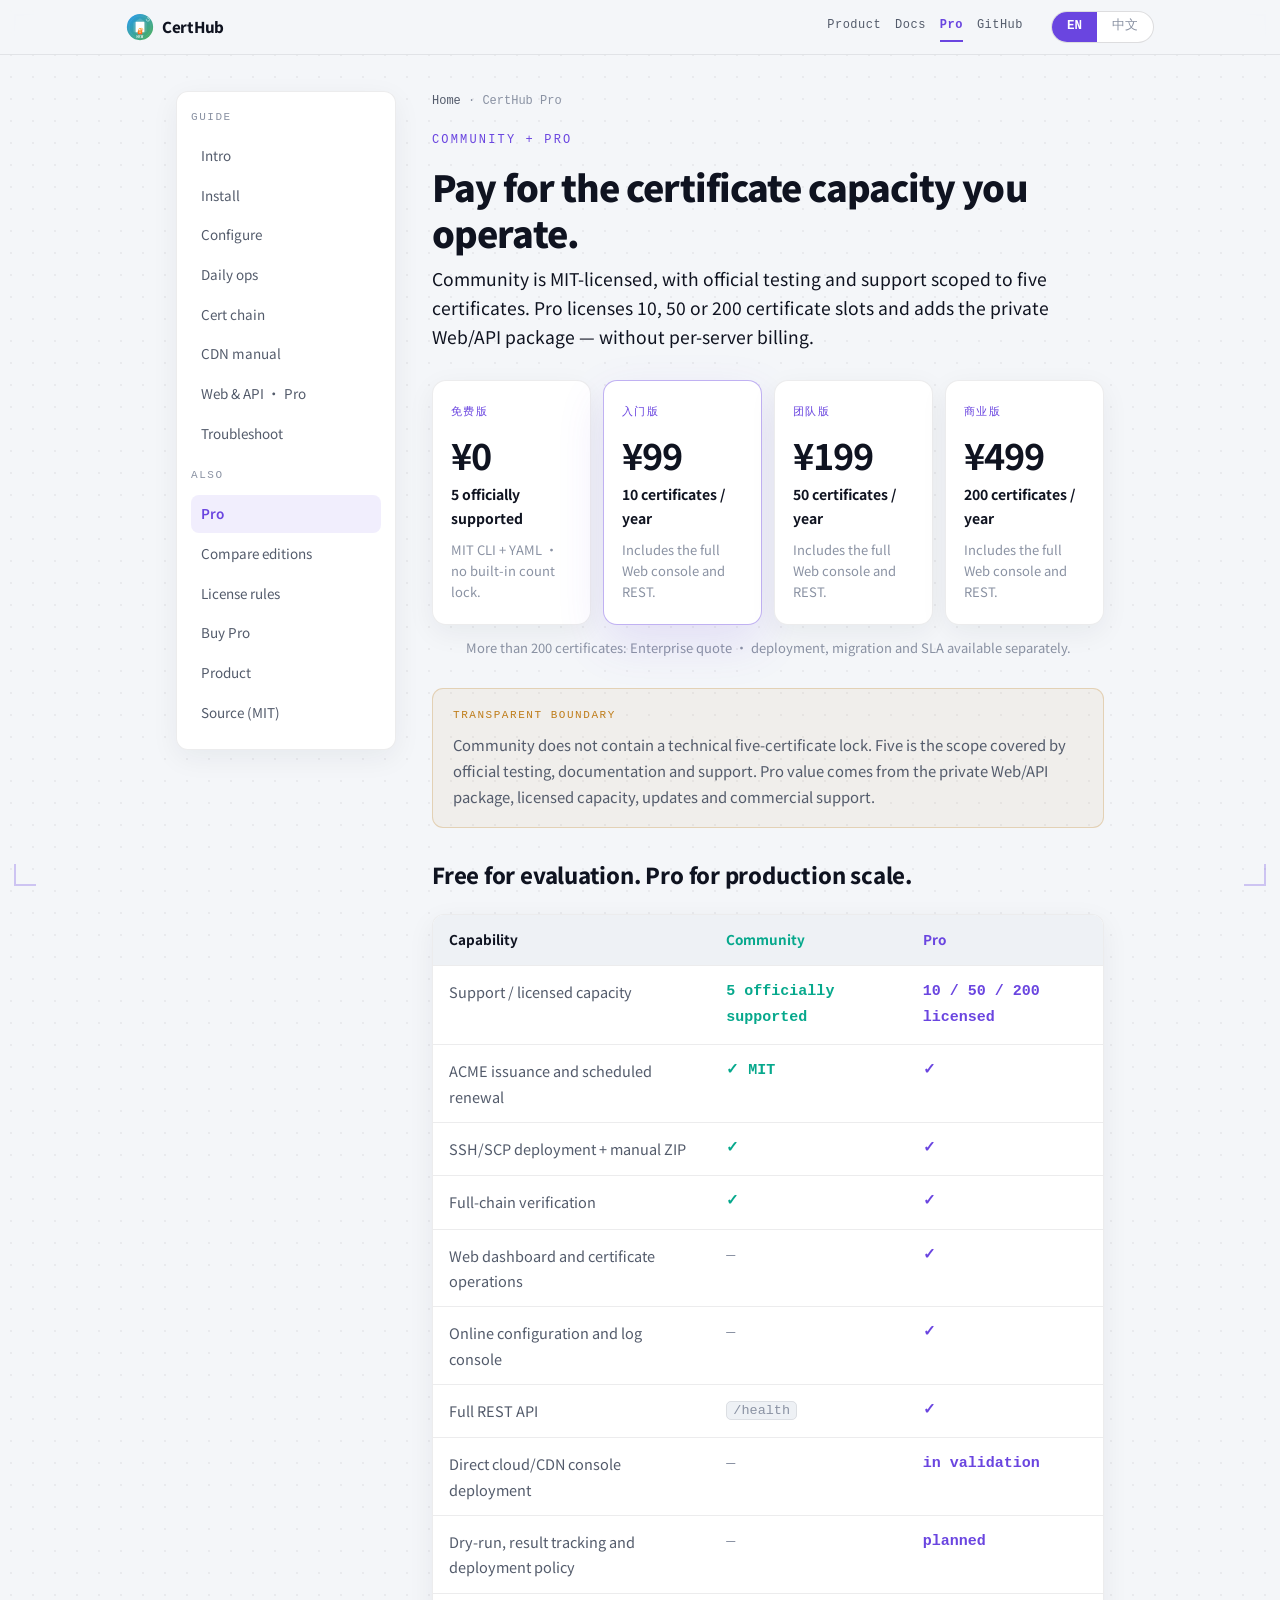
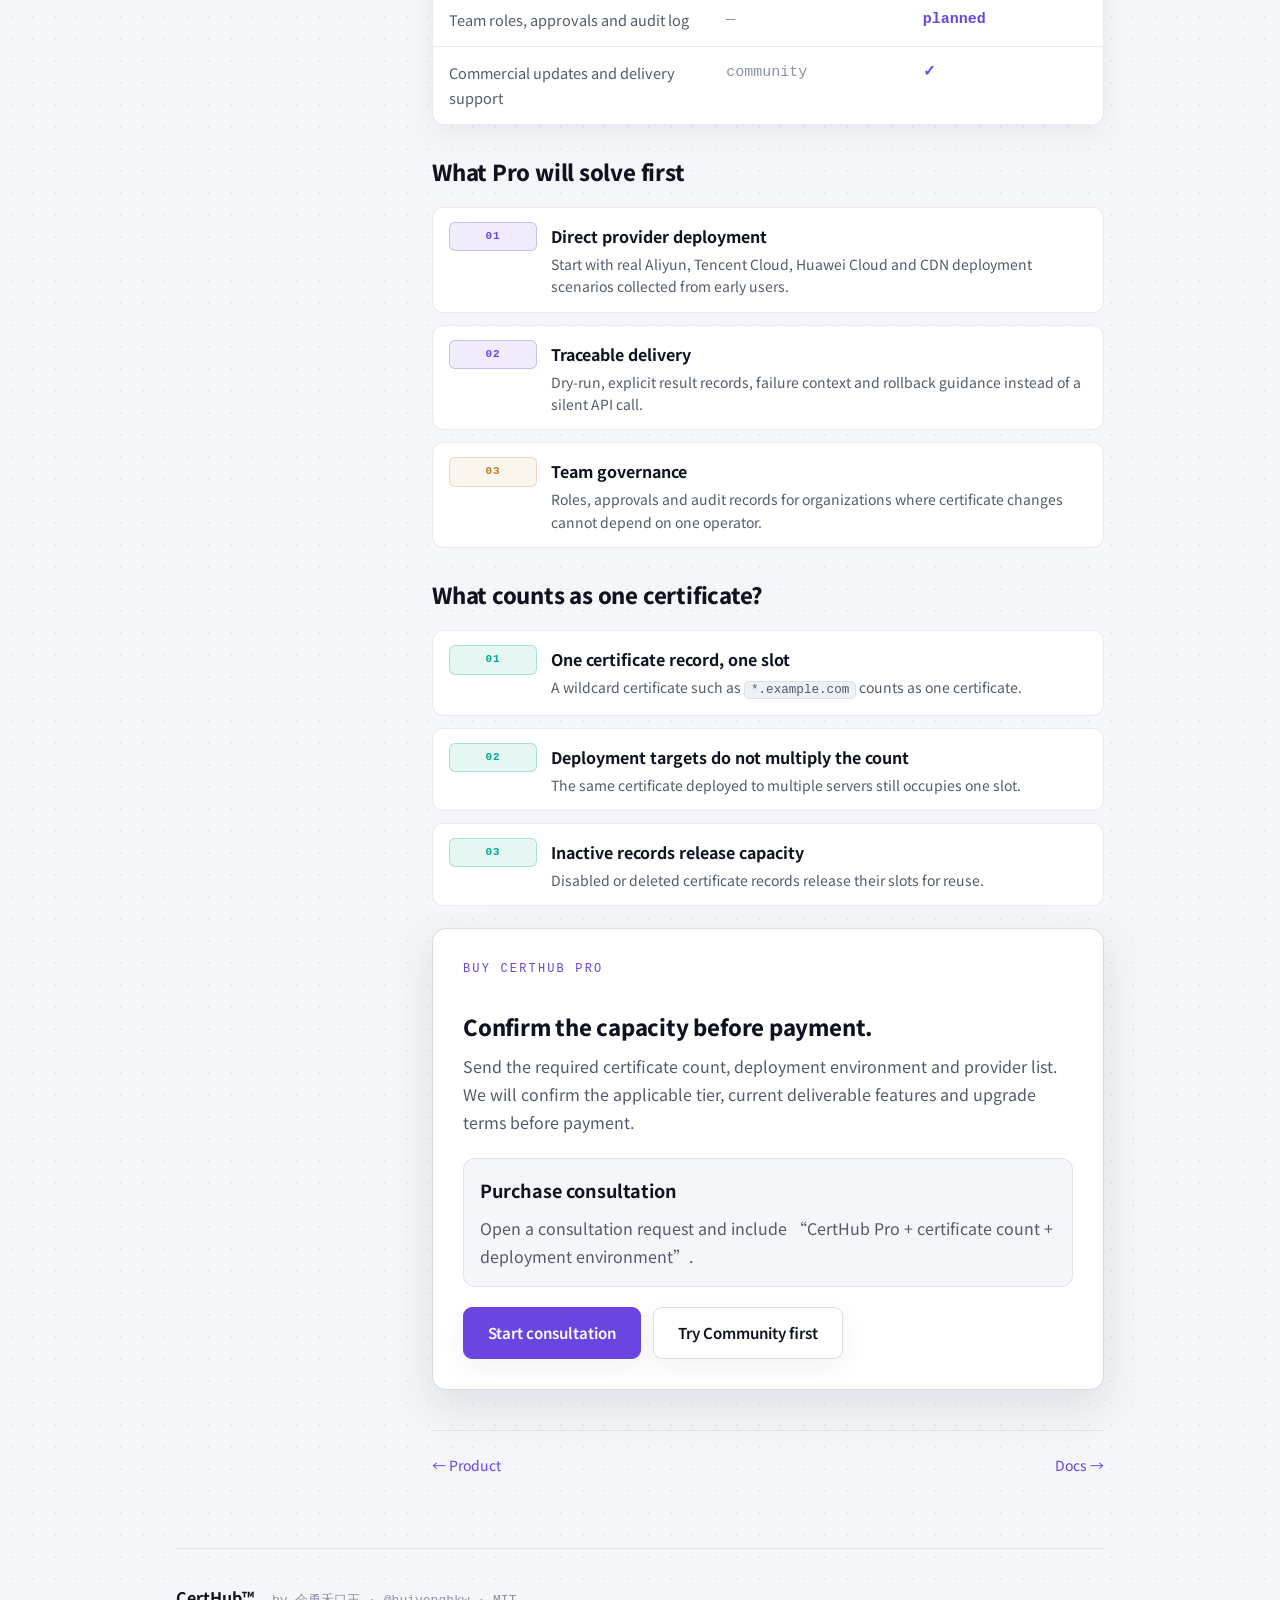
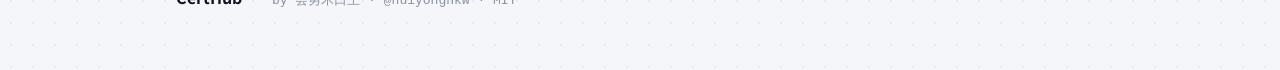
<file: docs/site/pricing.html>
<!DOCTYPE html>
<html lang="zh-CN" class="lang-zh">
<head>
<meta charset="utf-8">
<script>
(function(){try{var K='hkw-lang',q=null;try{q=new URLSearchParams(location.search).get('lang')}catch(e){}
if(q!=='zh'&&q!=='en')q=null;var s=q;if(!s)try{s=localStorage.getItem(K)}catch(e){}
if(s!=='zh'&&s!=='en')s=/^zh/i.test(navigator.language||'')?'zh':'en';
if(s==='zh')document.documentElement.classList.add('lang-zh');
else document.documentElement.classList.remove('lang-zh');
document.documentElement.lang=s==='zh'?'zh-CN':'en';
if(q)try{localStorage.setItem(K,q)}catch(e){}})();
</script>
<meta name="viewport" content="width=device-width, initial-scale=1">
<title>CertHub Pro — 商业版</title>
<meta name="description" content="CertHub Community 为 MIT 开源版本，官方支持范围为 5 张证书；CertHub Pro 按 10、50、200 个证书槽位提供年度授权。">
<link rel="icon" href="images/favicon.svg" type="image/svg+xml">
<link rel="stylesheet" href="assets/site.css?v=20260810-8">
</head>
<body>
<div class="prog" id="prog"></div>
<div class="frame"><i></i><i></i><i></i><i></i></div>
<div class="masthead">
  <div class="wrap wrap-wide">
    <a class="mh-brand" href="index.html"><img src="images/favicon.svg" alt=""><b>CertHub</b></a>
    <nav class="mh-nav" aria-label="Primary">
      <a href="index.html"><span class="en">Product</span><span class="zh">产品</span></a>
      <a href="guide/index.html"><span class="en">Docs</span><span class="zh">文档</span></a>
      <a href="pricing.html" aria-current="page"><span class="en">Pro</span><span class="zh">商业版</span></a>
      <a href="https://github.com/huiyonghkw/CertHub">GitHub</a>
    </nav>
    <div class="toggle" role="group" aria-label="Language">
      <button id="btn-en" aria-pressed="false">EN</button>
      <button id="btn-zh" aria-pressed="true">中文</button>
    </div>
  </div>
</div>

<div class="wrap"><div class="docgrid">
<aside class="side" aria-label="Docs">
  <div class="st"><span class="en">Guide</span><span class="zh">操作手册</span></div>
  <a href="guide/index.html"><span class="en">Intro</span><span class="zh">简介</span></a>
  <a href="guide/install.html"><span class="en">Install</span><span class="zh">安装部署</span></a>
  <a href="guide/config.html"><span class="en">Configure</span><span class="zh">配置说明</span></a>
  <a href="guide/daily.html"><span class="en">Daily ops</span><span class="zh">日常操作</span></a>
  <a href="guide/chain.html"><span class="en">Cert chain</span><span class="zh">证书链</span></a>
  <a href="guide/cdn.html"><span class="en">CDN manual</span><span class="zh">CDN 手动</span></a>
  <a href="guide/web-api.html"><span class="en">Web &amp; API · Pro</span><span class="zh">Web 与 API · Pro</span></a>
  <a href="guide/troubleshoot.html"><span class="en">Troubleshoot</span><span class="zh">排障</span></a>
  <div class="grp">
    <div class="st"><span class="en">Also</span><span class="zh">另见</span></div>
    <a href="pricing.html" aria-current="page"><span class="en">Pro</span><span class="zh">商业版</span></a>
    <a href="#compare"><span class="en">Compare editions</span><span class="zh">版本对比</span></a>
    <a href="#license"><span class="en">License rules</span><span class="zh">授权规则</span></a>
    <a href="#buy"><span class="en">Buy Pro</span><span class="zh">购买咨询</span></a>
    <a href="index.html"><span class="en">Product</span><span class="zh">产品首页</span></a>
    <a href="https://github.com/huiyonghkw/CertHub"><span class="en">Source (MIT)</span><span class="zh">源码 (MIT)</span></a>
  </div>
</aside>

<article class="doc">
<div class="crumb"><a href="index.html"><span class="en">Home</span><span class="zh">首页</span></a> · CertHub Pro</div>
<p class="section-kicker" style="text-align:left;margin-bottom:12px">COMMUNITY + PRO</p>
<h1><span class="en">Pay for the certificate capacity you operate.</span><span class="zh">按实际管理的证书数量付费。</span></h1>
<p class="lead"><span class="en">Community is MIT-licensed, with official testing and support scoped to five certificates. Pro licenses 10, 50 or 200 certificate slots and adds the private Web/API package — without per-server billing.</span><span class="zh">Community 采用 MIT 许可证，官方测试与支持范围为 5 张证书；Pro 按 10、50、200 个证书槽位授权，并提供私有 Web/API 交付包。同一张证书部署到多台服务器，不重复计费。</span></p>

<div class="plan-grid">
  <article class="plan"><span class="plan-name">免费版</span><strong>¥0</strong><b><span class="en">5 officially supported</span><span class="zh">官方支持 5 张</span></b><p><span class="en">MIT CLI + YAML · no built-in count lock.</span><span class="zh">MIT 开源 CLI + YAML，不内置数量锁。</span></p></article>
  <article class="plan plan-focus"><span class="plan-name">入门版</span><strong>¥99</strong><b><span class="en">10 certificates / year</span><span class="zh">10 张证书／年</span></b><p><span class="en">Includes the full Web console and REST.</span><span class="zh">包含完整 Web 控制台与 REST。</span></p></article>
  <article class="plan"><span class="plan-name">团队版</span><strong>¥199</strong><b><span class="en">50 certificates / year</span><span class="zh">50 张证书／年</span></b><p><span class="en">Includes the full Web console and REST.</span><span class="zh">包含完整 Web 控制台与 REST。</span></p></article>
  <article class="plan"><span class="plan-name">商业版</span><strong>¥499</strong><b><span class="en">200 certificates / year</span><span class="zh">200 张证书／年</span></b><p><span class="en">Includes the full Web console and REST.</span><span class="zh">包含完整 Web 控制台与 REST。</span></p></article>
</div>
<p class="plan-note"><span class="en">More than 200 certificates: Enterprise quote · deployment, migration and SLA available separately.</span><span class="zh">超过 200 张：企业定制报价；私有部署、迁移与 SLA 可单独采购。</span></p>

<div class="ask"><span class="lb"><span class="en">transparent boundary</span><span class="zh">透明边界</span></span><span class="en">Community does not contain a technical five-certificate lock. Five is the scope covered by official testing, documentation and support. Pro value comes from the private Web/API package, licensed capacity, updates and commercial support.</span><span class="zh">Community 不存在“第 6 张就停用”的技术锁。5 张指官方测试、文档与支持范围；Pro 的付费价值来自私有 Web/API 包、授权容量、持续升级和商业支持。</span></div>

<h2 id="compare"><span class="en">Free for evaluation. Pro for production scale.</span><span class="zh">免费版完成体验，Pro 承担生产规模。</span></h2>
<div class="tablewrap"><table>
  <thead><tr><th><span class="en">Capability</span><span class="zh">能力</span></th><th>Community</th><th>Pro</th></tr></thead>
  <tbody>
    <tr><td><span class="en">Support / licensed capacity</span><span class="zh">支持／授权范围</span></td><td class="y"><span class="en">5 officially supported</span><span class="zh">官方支持 5 张</span></td><td class="v"><span class="en">10 / 50 / 200 licensed</span><span class="zh">授权 10 / 50 / 200 张</span></td></tr>
    <tr><td><span class="en">ACME issuance and scheduled renewal</span><span class="zh">ACME 申请与定时续期</span></td><td class="y">✓ MIT</td><td class="v">✓</td></tr>
    <tr><td><span class="en">SSH/SCP deployment + manual ZIP</span><span class="zh">SSH/SCP 部署与手动 ZIP</span></td><td class="y">✓</td><td class="v">✓</td></tr>
    <tr><td><span class="en">Full-chain verification</span><span class="zh">完整证书链校验</span></td><td class="y">✓</td><td class="v">✓</td></tr>
    <tr><td><span class="en">Web dashboard and certificate operations</span><span class="zh">Web 仪表盘与证书操作</span></td><td class="n">—</td><td class="v">✓</td></tr>
    <tr><td><span class="en">Online configuration and log console</span><span class="zh">在线配置与日志控制台</span></td><td class="n">—</td><td class="v">✓</td></tr>
    <tr><td><span class="en">Full REST API</span><span class="zh">完整 REST API</span></td><td class="n"><code>/health</code></td><td class="v">✓</td></tr>
    <tr><td><span class="en">Direct cloud/CDN console deployment</span><span class="zh">云平台／CDN 控制台直推</span></td><td class="n">—</td><td class="v"><span class="en">in validation</span><span class="zh">验证中</span></td></tr>
    <tr><td><span class="en">Dry-run, result tracking and deployment policy</span><span class="zh">预演、结果追踪与部署策略</span></td><td class="n">—</td><td class="v"><span class="en">planned</span><span class="zh">规划中</span></td></tr>
    <tr><td><span class="en">Team roles, approvals and audit log</span><span class="zh">团队权限、审批与审计日志</span></td><td class="n">—</td><td class="v"><span class="en">planned</span><span class="zh">规划中</span></td></tr>
    <tr><td><span class="en">Commercial updates and delivery support</span><span class="zh">商业更新与交付支持</span></td><td class="n"><span class="en">community</span><span class="zh">社区支持</span></td><td class="v">✓</td></tr>
  </tbody>
</table></div>

<h2><span class="en">What Pro will solve first</span><span class="zh">Pro 第一阶段解决什么</span></h2>
<div class="road">
  <div class="roaditem"><span class="st next">01</span><div><div class="tt"><span class="en">Direct provider deployment</span><span class="zh">厂商接口直接部署</span></div><p class="ds"><span class="en">Start with real Aliyun, Tencent Cloud, Huawei Cloud and CDN deployment scenarios collected from early users.</span><span class="zh">从早期用户的真实场景出发，逐步接入阿里云、腾讯云、华为云及 CDN 部署接口。</span></p></div></div>
  <div class="roaditem"><span class="st next">02</span><div><div class="tt"><span class="en">Traceable delivery</span><span class="zh">可追踪的证书交付</span></div><p class="ds"><span class="en">Dry-run, explicit result records, failure context and rollback guidance instead of a silent API call.</span><span class="zh">提供预演、明确的部署结果、失败上下文和回滚指引，而不是只调用一次 API。</span></p></div></div>
  <div class="roaditem"><span class="st later">03</span><div><div class="tt"><span class="en">Team governance</span><span class="zh">团队治理</span></div><p class="ds"><span class="en">Roles, approvals and audit records for organizations where certificate changes cannot depend on one operator.</span><span class="zh">为不能依赖单个运维人员的组织补齐权限、审批和审计记录。</span></p></div></div>
</div>

<h2 id="license"><span class="en">What counts as one certificate?</span><span class="zh">什么算一张证书？</span></h2>
<div class="road">
  <div class="roaditem"><span class="st live">01</span><div><div class="tt"><span class="en">One certificate record, one slot</span><span class="zh">一条证书主记录，占一个槽位</span></div><p class="ds"><span class="en">A wildcard certificate such as <code>*.example.com</code> counts as one certificate.</span><span class="zh">例如 <code>*.example.com</code> 泛域名证书，也只计算一张。</span></p></div></div>
  <div class="roaditem"><span class="st live">02</span><div><div class="tt"><span class="en">Deployment targets do not multiply the count</span><span class="zh">部署目标数量不重复计费</span></div><p class="ds"><span class="en">The same certificate deployed to multiple servers still occupies one slot.</span><span class="zh">同一张证书部署到多台服务器，仍然只占一个槽位。</span></p></div></div>
  <div class="roaditem"><span class="st live">03</span><div><div class="tt"><span class="en">Inactive records release capacity</span><span class="zh">停用证书可释放额度</span></div><p class="ds"><span class="en">Disabled or deleted certificate records release their slots for reuse.</span><span class="zh">停用或删除证书记录后，槽位可以重新使用。</span></p></div></div>
</div>

<div class="buy" id="buy">
  <p class="section-kicker" style="text-align:left;margin-bottom:12px"><span class="en">BUY CERTHUB PRO</span><span class="zh">购买 CERTHUB PRO</span></p>
  <h2><span class="en">Confirm the capacity before payment.</span><span class="zh">付款前先确认额度与交付范围。</span></h2>
  <p><span class="en">Send the required certificate count, deployment environment and provider list. We will confirm the applicable tier, current deliverable features and upgrade terms before payment.</span><span class="zh">请提供证书数量、部署环境和云厂商清单。付款前会确认适用版本、当前可交付功能与后续升级规则。</span></p>
  <div class="purchase-contact"><div><b><span class="en">Purchase consultation</span><span class="zh">购买咨询</span></b><p><span class="en">Open a consultation request and include “CertHub Pro + certificate count + deployment environment”.</span><span class="zh">发起咨询时请注明“CertHub Pro + 证书数量 + 部署环境”。</span></p></div></div>
  <div class="btns" style="margin-top:20px"><a class="btn btn-primary" href="https://github.com/huiyonghkw/CertHub/issues/new?title=CertHub%20Pro%20purchase%20consultation"><span class="en">Start consultation</span><span class="zh">发起购买咨询</span></a><a class="btn" href="guide/install.html"><span class="en">Try Community first</span><span class="zh">先试用 Community</span></a></div>
</div>

<div class="pager"><a href="index.html">← <span class="en">Product</span><span class="zh">产品</span></a><a href="guide/index.html"><span class="en">Docs</span><span class="zh">文档</span> →</a></div>
</article>
</div></div>

<div class="wrap"><footer>
  <span class="brand">CertHub™</span>
  <span class="handle"><span class="en">by 会勇禾口王 · @huiyonghkw</span><span class="zh">作者 会勇禾口王 · @huiyonghkw</span> · MIT</span>
</footer></div>
<script src="assets/site.js"></script>
</body>
</html>
</file>
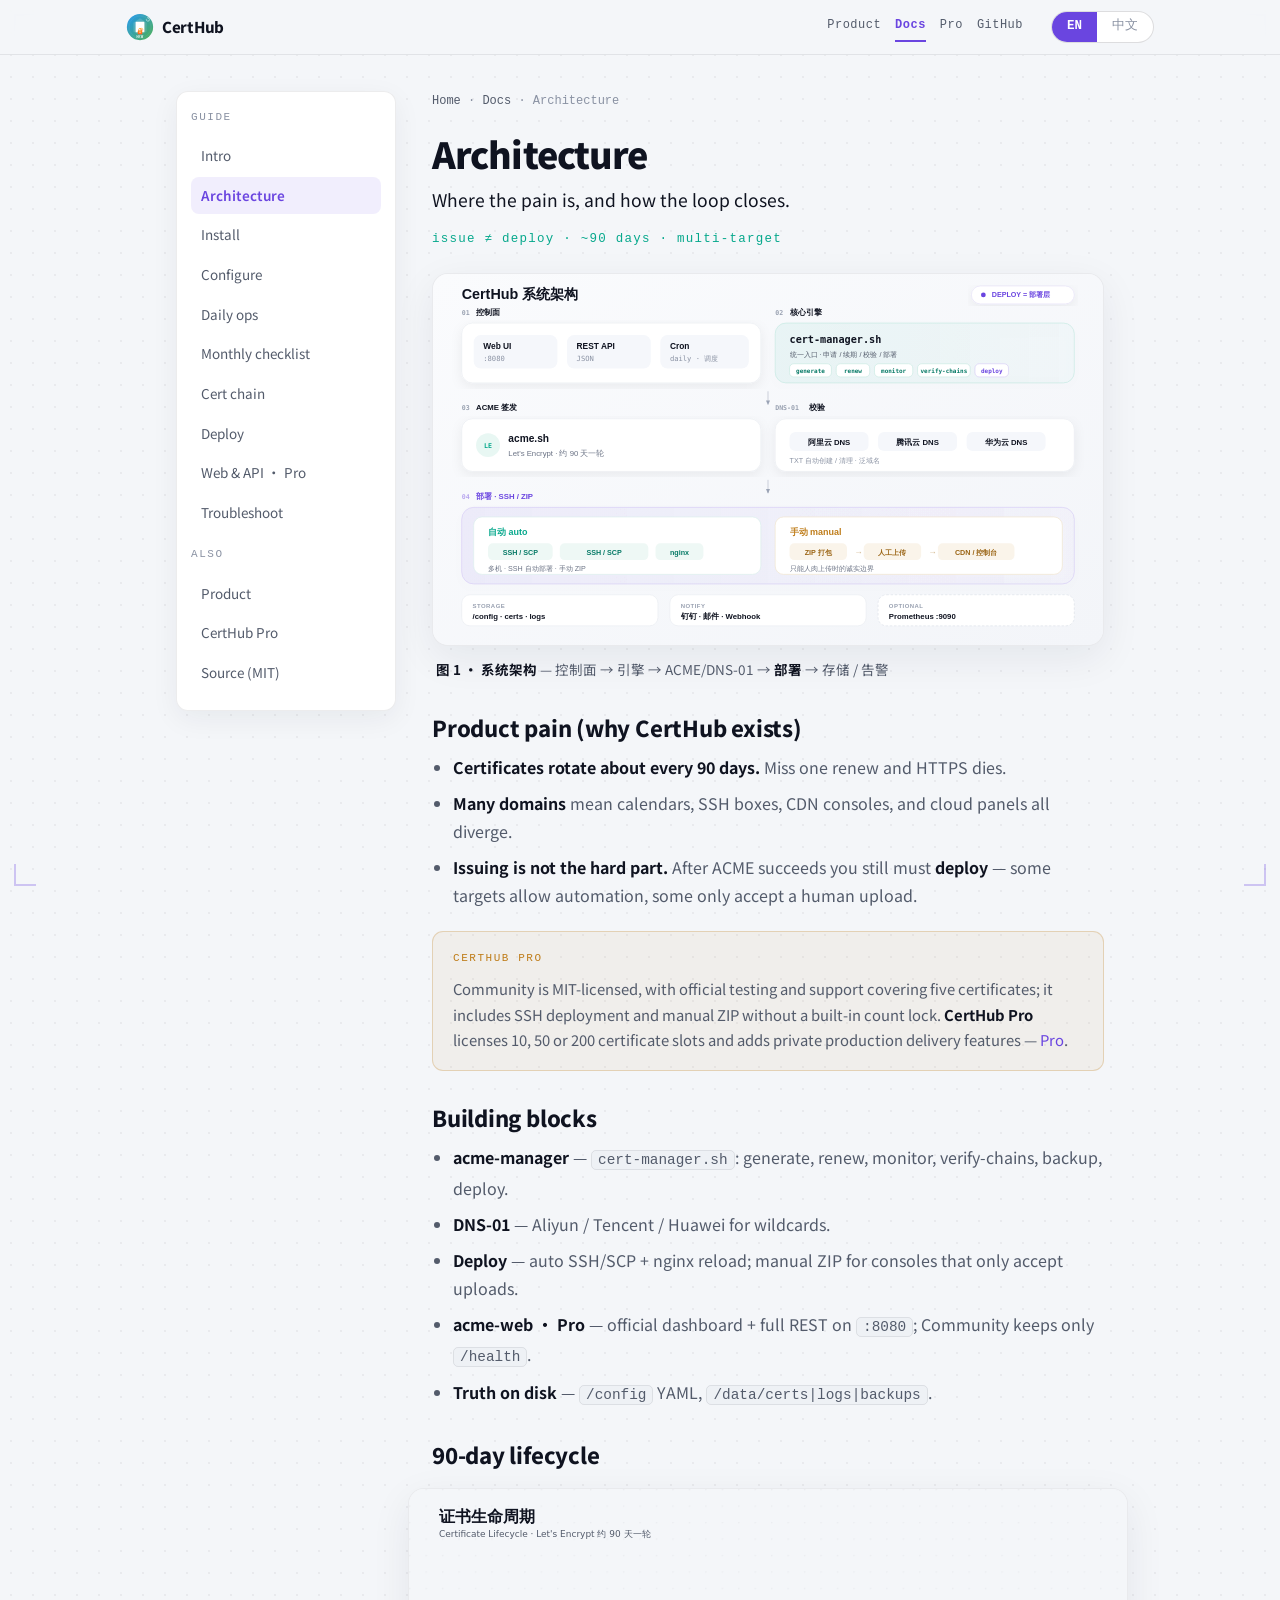
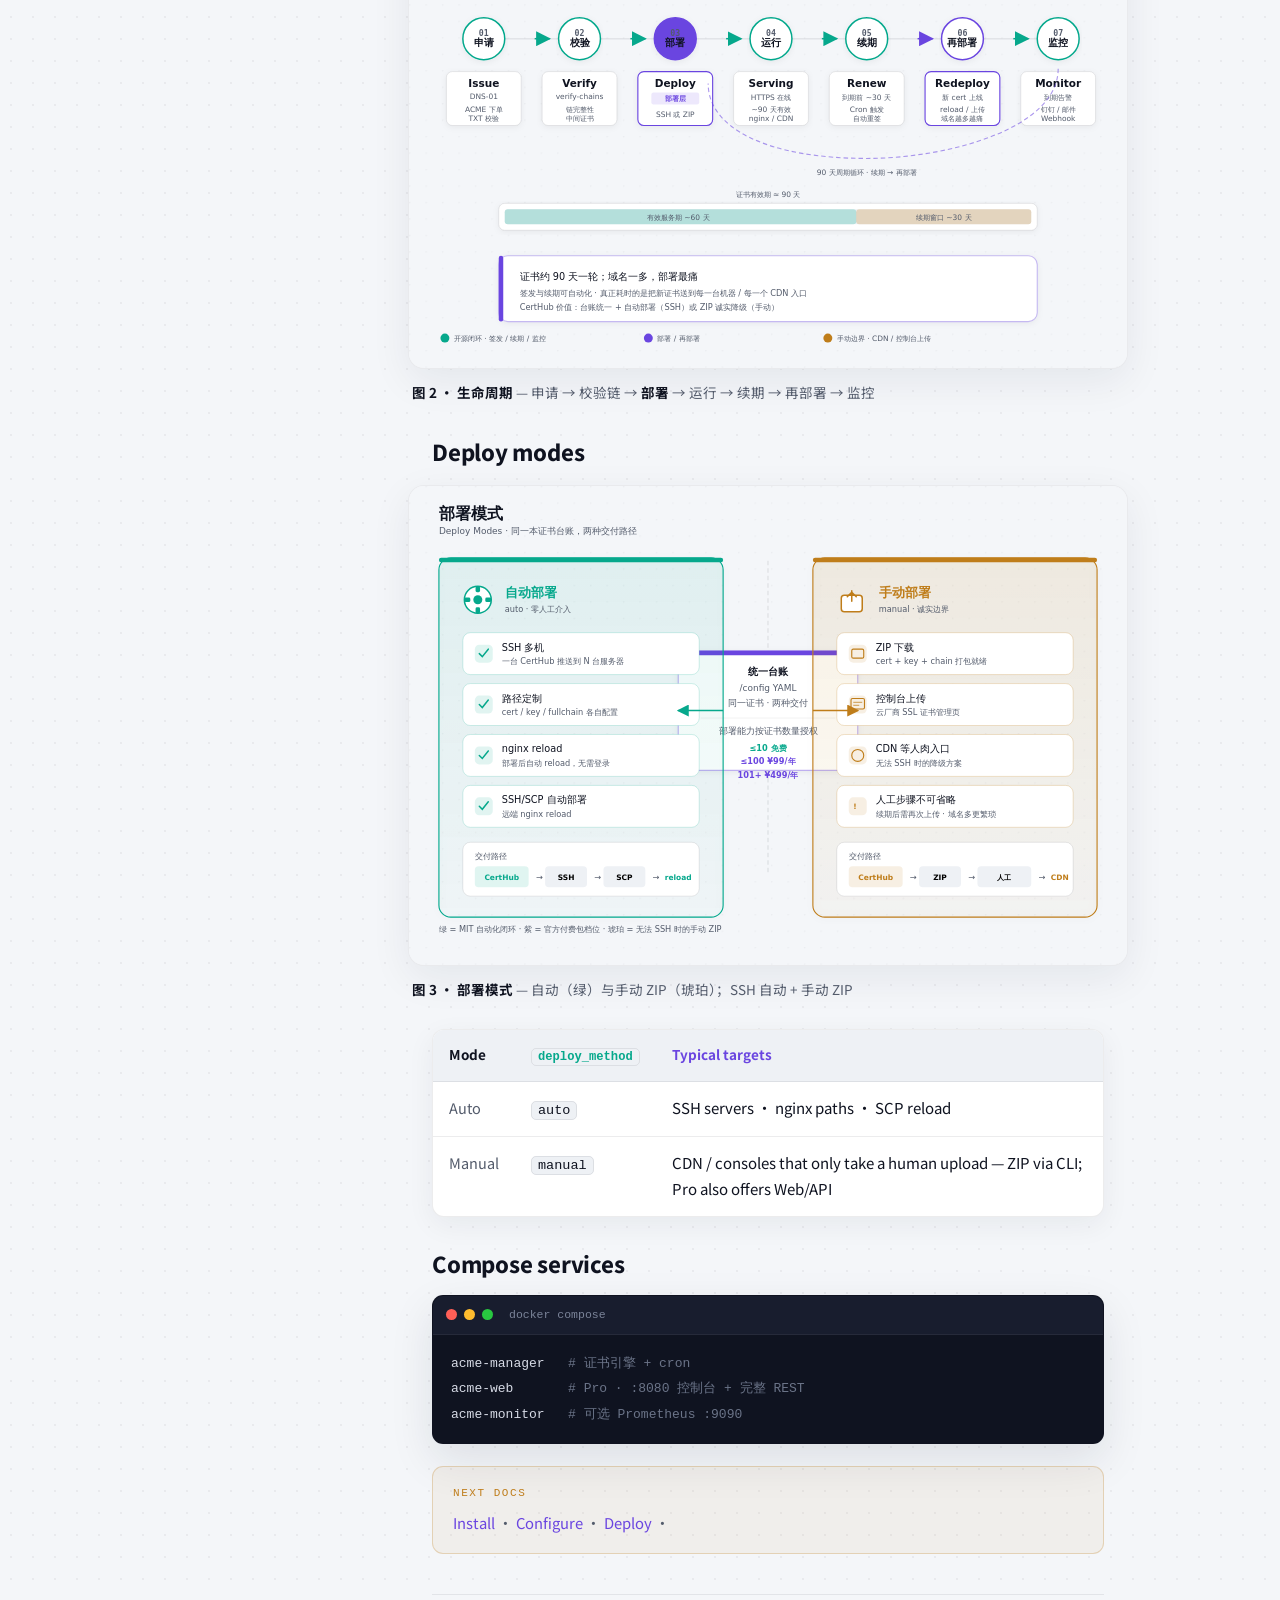
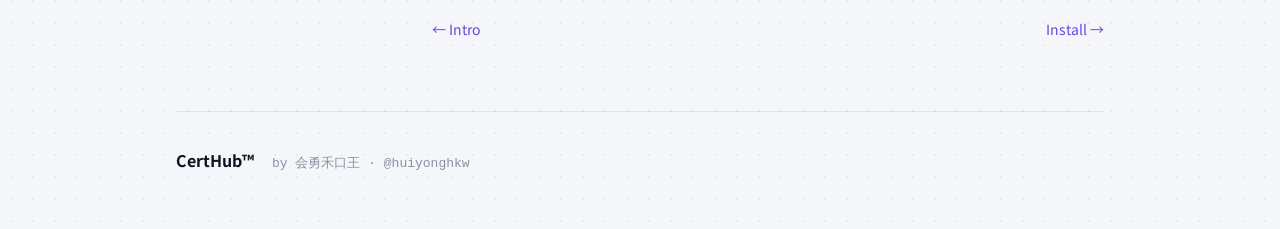
<file: docs/site/guide/architecture.html>
<!DOCTYPE html>
<html lang="zh-CN" class="lang-zh">
<head>
<meta charset="utf-8">
<script>
(function(){try{var K='hkw-lang',q=null;try{q=new URLSearchParams(location.search).get('lang')}catch(e){}
if(q!=='zh'&&q!=='en')q=null;var s=q;if(!s)try{s=localStorage.getItem(K)}catch(e){}
if(s!=='zh'&&s!=='en')s=/^zh/i.test(navigator.language||'')?'zh':'en';
if(s==='zh')document.documentElement.classList.add('lang-zh');
else document.documentElement.classList.remove('lang-zh');
document.documentElement.lang=s==='zh'?'zh-CN':'en';
if(q)try{localStorage.setItem(K,q)}catch(e){}})();
</script>
<meta name="viewport" content="width=device-width, initial-scale=1">
<title>Architecture · CertHub</title>
<meta name="description" content="CertHub architecture: ACME issue, DNS-01, deploy engine (auto SSH / manual ZIP), Web API, cron.">
<link rel="icon" href="../images/favicon.svg" type="image/svg+xml">
<link rel="stylesheet" href="../assets/site.css?v=20260810-8">
<style>
.doc .arch{margin:20px 0 28px;background:transparent;border:0;border-radius:0;overflow:visible;box-shadow:none;padding:0}
.doc .arch img{width:100%;height:auto;display:block;border-radius:16px;box-shadow:0 12px 40px rgba(20,30,50,.07);border:1px solid rgba(15,20,30,.06);background:#f7f8fb}
.doc .arch .cap{padding:12px 4px 0;font-size:13.5px;color:var(--text2);border-top:0}
.doc .arch .cap b{color:var(--text)}
/* 生命周期 / 部署模式：吃满文档栏宽，不再压矮 */
.doc .arch.secondary{opacity:1;margin-left:-8px;margin-right:-8px}
.doc .arch.secondary img{box-shadow:0 12px 40px rgba(20,30,50,.07);width:100%;min-height:0}
@media(min-width:980px){
  .doc .arch.secondary{margin-left:-24px;margin-right:-24px}
}
</style>
</head>
<body>
<div class="prog" id="prog"></div>
<div class="frame"><i></i><i></i><i></i><i></i></div>
<div class="masthead">
  <div class="wrap wrap-wide">
    <a class="mh-brand" href="../index.html"><img src="../images/favicon.svg" alt=""><b>CertHub</b></a>
    <nav class="mh-nav" aria-label="Primary">
      <a href="../index.html"><span class="en">Product</span><span class="zh">产品</span></a>
      <a href="index.html" aria-current="page"><span class="en">Docs</span><span class="zh">文档</span></a>
      <a href="../pricing.html"><span class="en">Pro</span><span class="zh">商业版</span></a>
      <a href="https://github.com/huiyonghkw/CertHub">GitHub</a>
    </nav>
    <div class="toggle" role="group" aria-label="Language">
      <button id="btn-en" aria-pressed="false">EN</button>
      <button id="btn-zh" aria-pressed="true">中文</button>
    </div>
  </div>
</div>
<div class="wrap"><div class="docgrid">
<aside class="side" aria-label="Docs">
  <div class="st"><span class="en">Guide</span><span class="zh">操作手册</span></div>
  <a href="index.html"><span class="en">Intro</span><span class="zh">简介</span></a>
  <a href="architecture.html" aria-current="page"><span class="en">Architecture</span><span class="zh">系统架构</span></a>
  <a href="install.html"><span class="en">Install</span><span class="zh">安装部署</span></a>
  <a href="config.html"><span class="en">Configure</span><span class="zh">配置说明</span></a>
  <a href="daily.html"><span class="en">Daily ops</span><span class="zh">日常操作</span></a>
  <a href="checklist.html"><span class="en">Monthly checklist</span><span class="zh">每月换证</span></a>
  <a href="chain.html"><span class="en">Cert chain</span><span class="zh">证书链</span></a>
  <a href="cdn.html"><span class="en">Deploy</span><span class="zh">证书部署</span></a>
  <a href="web-api.html"><span class="en">Web &amp; API · Pro</span><span class="zh">Web 与 API · Pro</span></a>
  <a href="troubleshoot.html"><span class="en">Troubleshoot</span><span class="zh">排障</span></a>
  <div class="grp">
    <div class="st"><span class="en">Also</span><span class="zh">另见</span></div>
    <a href="../index.html"><span class="en">Product</span><span class="zh">产品首页</span></a>
    <a href="../pricing.html"><span class="en">CertHub Pro</span><span class="zh">商业版</span></a>
    <a href="https://github.com/huiyonghkw/CertHub"><span class="en">Source (MIT)</span><span class="zh">源码 (MIT)</span></a>
  </div>
</aside>

<article class="doc">
<div class="crumb"><a href="../index.html"><span class="en">Home</span><span class="zh">首页</span></a> · <a href="index.html"><span class="en">Docs</span><span class="zh">文档</span></a> · <span class="en">Architecture</span><span class="zh">系统架构</span></div>
<h1><span class="en">Architecture</span><span class="zh">系统架构</span></h1>
<p class="lead"><span class="en">Where the pain is, and how the loop closes.</span><span class="zh">痛点在哪，闭环怎么收口。</span></p>

<div class="h2sub">issue ≠ deploy · ~90 days · multi-target</div>

<div class="arch">
  <img src="../images/architecture.svg" alt="CertHub 系统架构">
  <div class="cap"><b>图 1 · 系统架构</b> — 控制面 → 引擎 → ACME/DNS-01 → <b>部署</b> → 存储 / 告警</div>
</div>

<h2><span class="en">Product pain (why CertHub exists)</span><span class="zh">产品痛点（为什么做 CertHub）</span></h2>
<ul>
<li><span class="en"><b>Certificates rotate about every 90 days.</b> Miss one renew and HTTPS dies.</span><span class="zh"><b>证书大概每 90 天一轮。</b>漏续一次，HTTPS 就挂。</span></li>
<li><span class="en"><b>Many domains</b> mean calendars, SSH boxes, CDN consoles, and cloud panels all diverge.</span><span class="zh"><b>域名一多</b>，日历、机器、CDN 控制台、云平台面板各管各的，极易漏。</span></li>
<li><span class="en"><b>Issuing is not the hard part.</b> After ACME succeeds you still must <b>deploy</b> — some targets allow automation, some only accept a human upload.</span><span class="zh"><b>申请不是最难的。</b>ACME 成功后还要<strong>部署</strong>——有的目标能自动推，有的只能人肉上传。</span></li>
</ul>
<div class="ask"><span class="lb"><span class="en">CertHub Pro</span><span class="zh">商业版</span></span>
<span class="en">Community is MIT-licensed, with official testing and support covering five certificates; it includes SSH deployment and manual ZIP without a built-in count lock. <b>CertHub Pro</b> licenses 10, 50 or 200 certificate slots and adds private production delivery features — <a href="../pricing.html">Pro</a>.</span>
<span class="zh">Community 采用 MIT 许可证，官方测试与支持覆盖 5 张证书，并提供 SSH 部署与手动 ZIP，不内置数量锁。<strong>CertHub Pro</strong> 授权 10、50 或 200 个证书槽位，并增加私有生产交付能力——见<a href="../pricing.html">商业版</a>。</span>
</div>

<h2><span class="en">Building blocks</span><span class="zh">模块说明</span></h2>
<ul>
<li><span class="en"><b>acme-manager</b> — <code>cert-manager.sh</code>: generate, renew, monitor, verify-chains, backup, deploy.</span><span class="zh"><b>acme-manager</b> — <code>cert-manager.sh</code>：申请、续期、监控、校验证书链、备份、部署。</span></li>
<li><span class="en"><b>DNS-01</b> — Aliyun / Tencent / Huawei for wildcards.</span><span class="zh"><b>DNS-01</b> — 阿里 / 腾讯 / 华为，支撑泛域名。</span></li>
<li><span class="en"><b>Deploy</b> — auto SSH/SCP + nginx reload; manual ZIP for consoles that only accept uploads.</span><span class="zh"><b>部署</b> — 自动 SSH/SCP + nginx reload；只能控制台上传的走手动 ZIP。</span></li>
<li><span class="en"><b>acme-web · Pro</b> — official dashboard + full REST on <code>:8080</code>; Community keeps only <code>/health</code>.</span><span class="zh"><b>acme-web · Pro</b> — <code>:8080</code> 官方控制台与完整 REST；Community 仅保留 <code>/health</code>。</span></li>
<li><span class="en"><b>Truth on disk</b> — <code>/config</code> YAML, <code>/data/certs|logs|backups</code>.</span><span class="zh"><b>磁盘真源</b> — <code>/config</code> YAML，<code>/data/certs|logs|backups</code>。</span></li>
</ul>

<h2><span class="en">90-day lifecycle</span><span class="zh">约 90 天一轮生命周期</span></h2>
<div class="arch secondary">
  <img src="../images/lifecycle.svg" alt="证书生命周期">
  <div class="cap"><b>图 2 · 生命周期</b> — 申请 → 校验链 → <b>部署</b> → 运行 → 续期 → 再部署 → 监控</div>
</div>

<h2><span class="en">Deploy modes</span><span class="zh">两种部署方式</span></h2>
<div class="arch secondary">
  <img src="../images/deploy-modes.svg" alt="部署模式">
  <div class="cap"><b>图 3 · 部署模式</b> — 自动（绿）与手动 ZIP（琥珀）；SSH 自动 + 手动 ZIP</div>
</div>

<div class="tablewrap">
<table>
<thead>
<tr>
  <th><span class="en">Mode</span><span class="zh">方式</span></th>
  <th><code>deploy_method</code></th>
  <th><span class="en">Typical targets</span><span class="zh">典型目标</span></th>
</tr>
</thead>
<tbody>
<tr>
  <td><span class="en">Auto</span><span class="zh">自动</span></td>
  <td><code>auto</code></td>
  <td><span class="en">SSH servers · nginx paths · SCP reload</span><span class="zh">SSH 服务器 · nginx 路径 · SCP reload</span></td>
</tr>
<tr>
  <td><span class="en">Manual</span><span class="zh">手动</span></td>
  <td><code>manual</code></td>
  <td><span class="en">CDN / consoles that only take a human upload — ZIP via CLI; Pro also offers Web/API</span><span class="zh">只能人肉上传的 CDN/控制台 — Community 用 CLI 打 ZIP；Pro 另提供 Web/API</span></td>
</tr>
</tbody>
</table>
</div>

<h2><span class="en">Compose services</span><span class="zh">Compose 服务</span></h2>
<div class="term"><div class="bar"><i></i><i></i><i></i><span>docker compose</span></div>
<pre class="sc">acme-manager   <span class="cm"># 证书引擎 + cron</span>
acme-web       <span class="cm"># Pro · :8080 控制台 + 完整 REST</span>
acme-monitor   <span class="cm"># 可选 Prometheus :9090</span></pre></div>

<div class="ask"><span class="lb"><span class="en">next docs</span><span class="zh">接下来读</span></span>
<span class="en"><a href="install.html">Install</a> · <a href="config.html">Configure</a> · <a href="cdn.html">Deploy</a> ·
</span>
<span class="zh"><a href="install.html">安装</a> · <a href="config.html">配置</a> · <a href="cdn.html">证书部署</a> ·
</span>
</div>

<div class="pager"><a href="index.html">← <span class="en">Intro</span><span class="zh">简介</span></a><a href="install.html"><span class="en">Install</span><span class="zh">安装部署</span> →</a></div>
</article>
</div></div>

<div class="wrap"><footer>
  <span class="brand">CertHub™</span>
  <span class="handle"><span class="en">by 会勇禾口王 · @huiyonghkw</span><span class="zh">作者 会勇禾口王 · @huiyonghkw</span></span>
</footer></div>
<script src="../assets/site.js"></script>
</body>
</html>
</file>
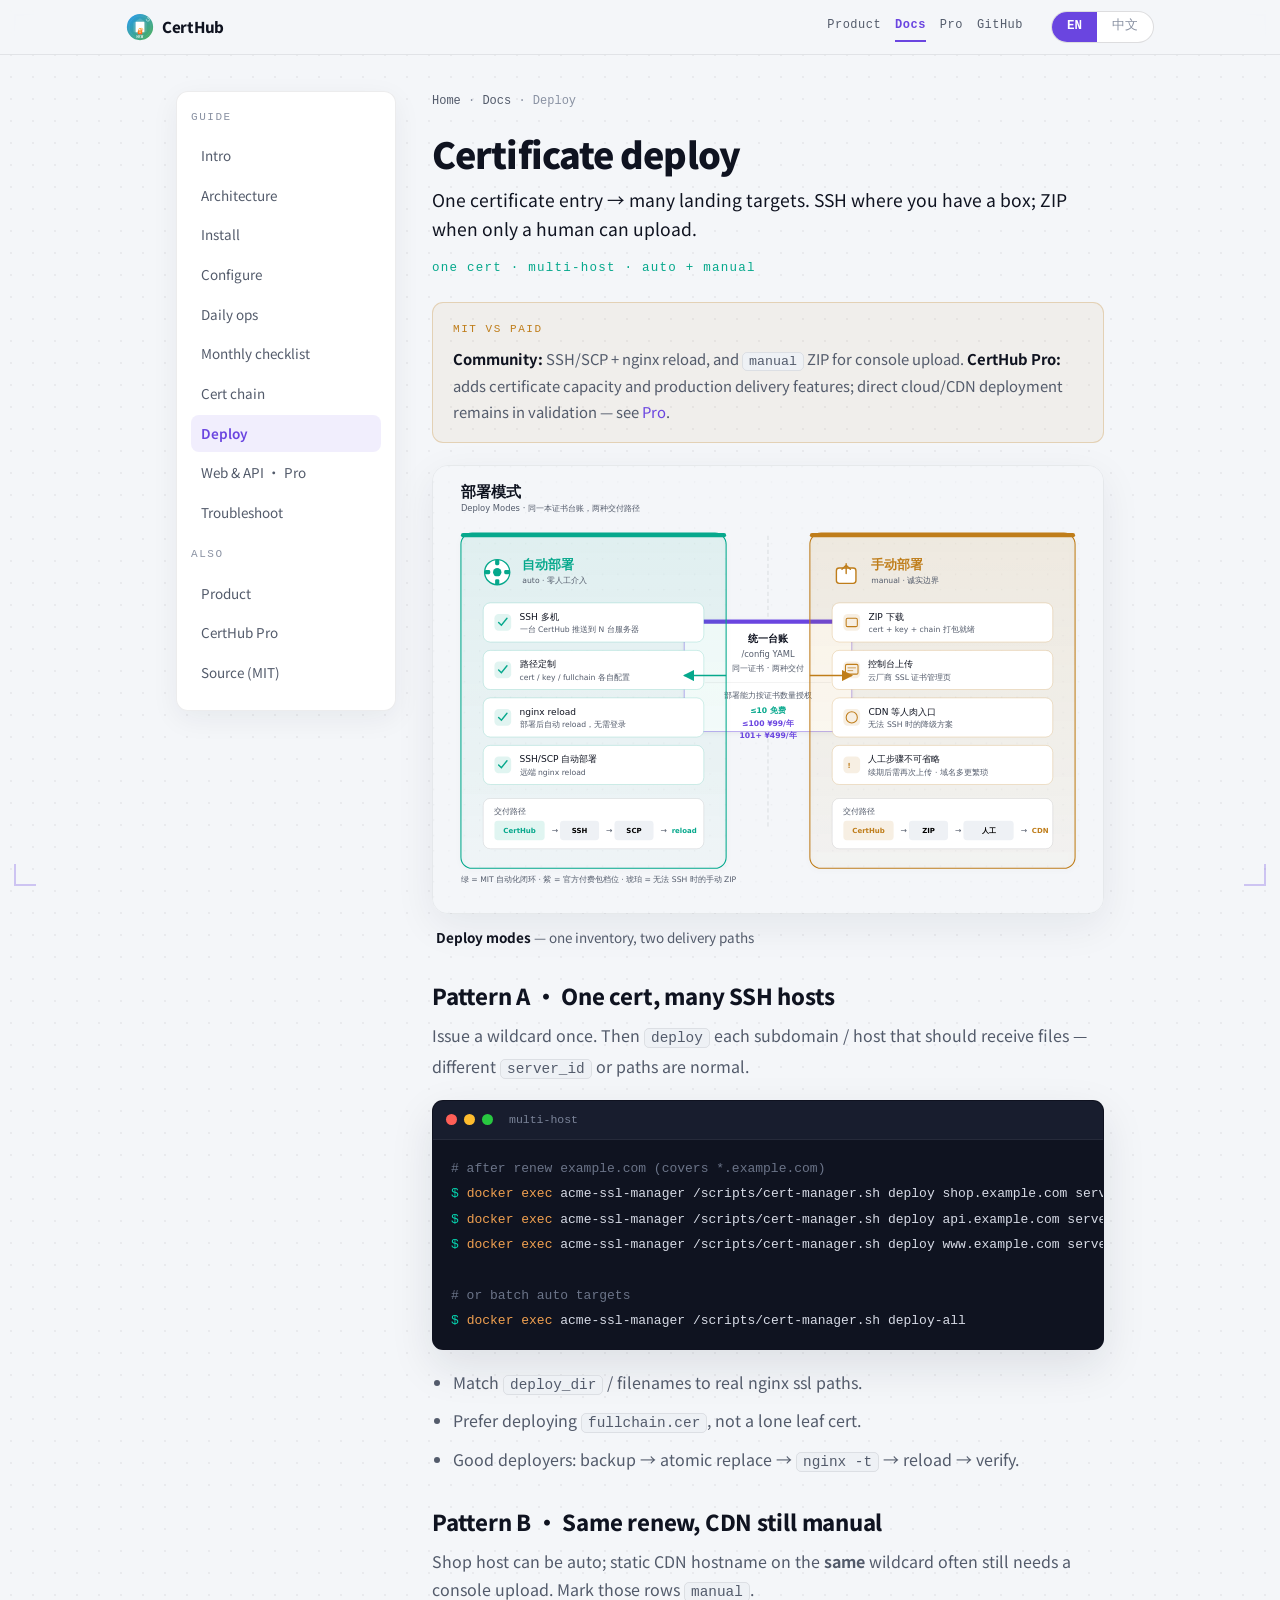
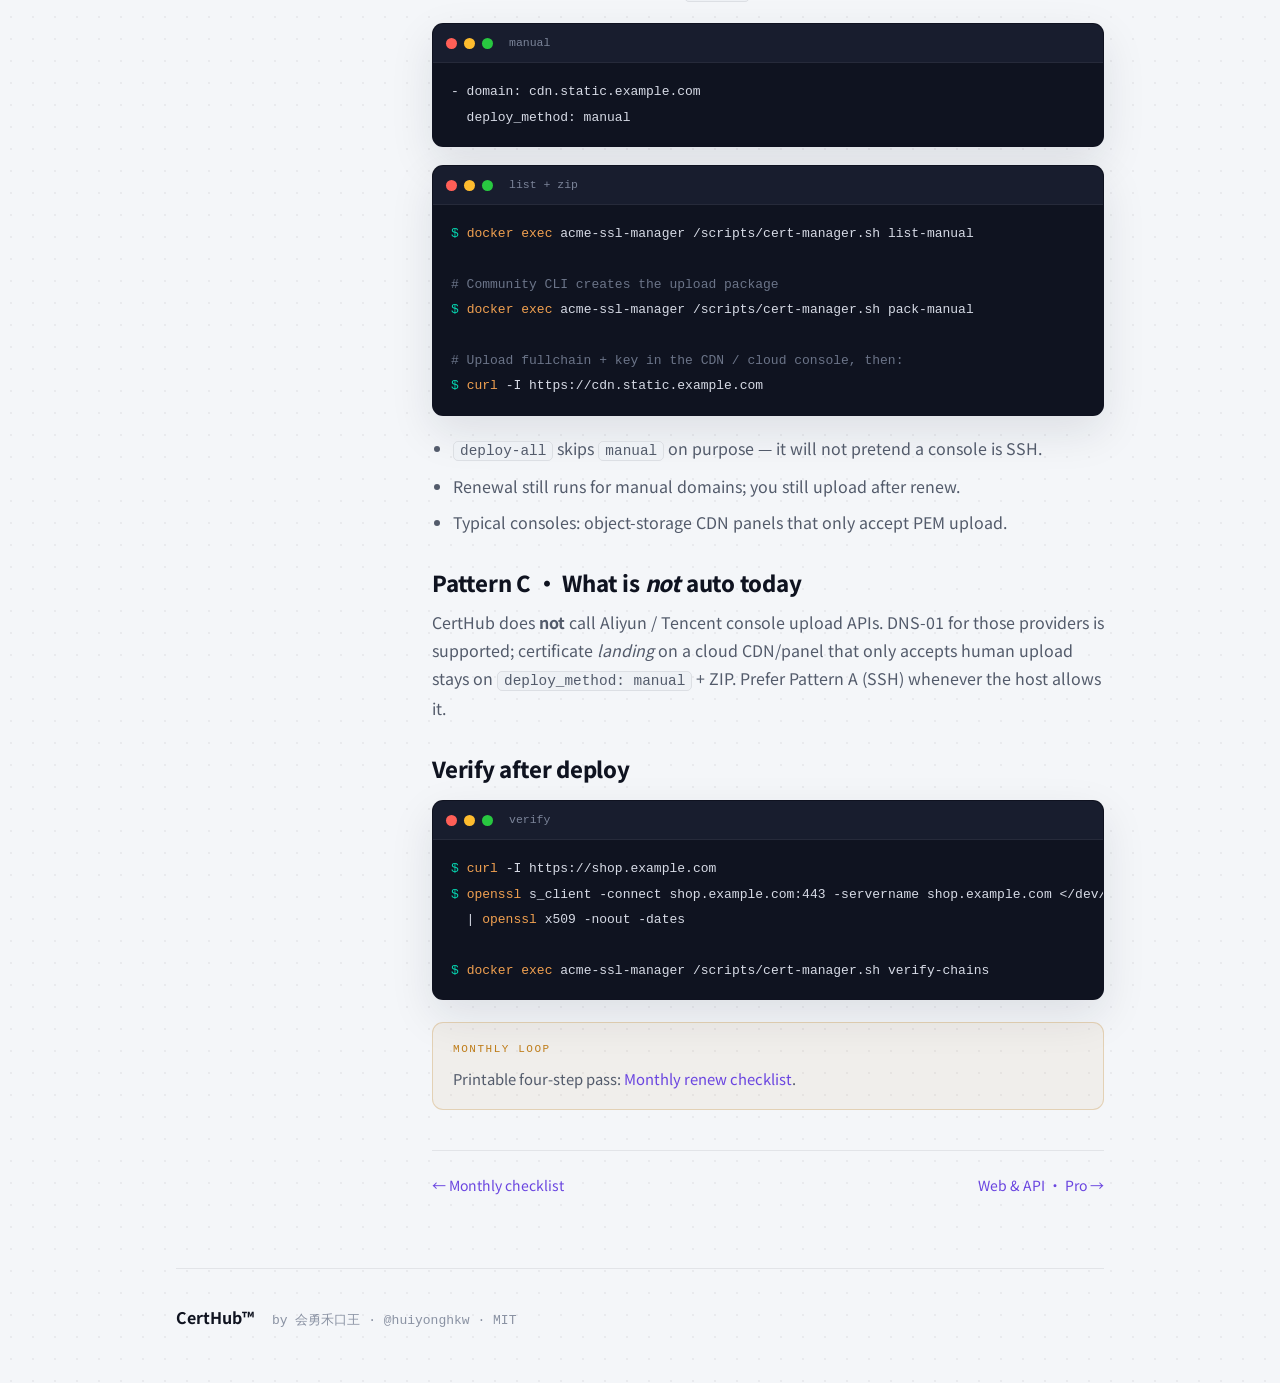
<file: docs/site/guide/cdn.html>
<!DOCTYPE html>
<html lang="zh-CN" class="lang-zh">
<head>
<meta charset="utf-8">
<script>
(function(){try{var K='hkw-lang',q=null;try{q=new URLSearchParams(location.search).get('lang')}catch(e){}
if(q!=='zh'&&q!=='en')q=null;var s=q;if(!s)try{s=localStorage.getItem(K)}catch(e){}
if(s!=='zh'&&s!=='en')s=/^zh/i.test(navigator.language||'')?'zh':'en';
if(s==='zh')document.documentElement.classList.add('lang-zh');
else document.documentElement.classList.remove('lang-zh');
document.documentElement.lang=s==='zh'?'zh-CN':'en';
if(q)try{localStorage.setItem(K,q)}catch(e){}})();
</script>
<meta name="viewport" content="width=device-width, initial-scale=1">
<title>Certificate deploy · CertHub</title>
<meta name="description" content="One cert, many targets: SSH auto, CDN manual ZIP. SSH auto and manual ZIP.">
<link rel="icon" href="../images/favicon.svg" type="image/svg+xml">
<link rel="stylesheet" href="../assets/site.css?v=20260810-8">
<style>
.doc .arch{margin:22px 0;background:transparent;border:0;overflow:visible}
.doc .arch img{width:100%;height:auto;display:block;border-radius:16px;box-shadow:0 12px 40px rgba(20,30,50,.07);border:1px solid rgba(15,20,30,.06)}
.doc .arch .cap{padding:12px 4px 0;font-size:13.5px;color:var(--text2)}
.doc .arch .cap b{color:var(--text)}
</style>
</head>
<body>
<div class="prog" id="prog"></div>
<div class="frame"><i></i><i></i><i></i><i></i></div>
<div class="masthead">
  <div class="wrap wrap-wide">
    <a class="mh-brand" href="../index.html"><img src="../images/favicon.svg" alt=""><b>CertHub</b></a>
    <nav class="mh-nav" aria-label="Primary">
      <a href="../index.html"><span class="en">Product</span><span class="zh">产品</span></a>
      <a href="index.html" aria-current="page"><span class="en">Docs</span><span class="zh">文档</span></a>
      <a href="../pricing.html"><span class="en">Pro</span><span class="zh">商业版</span></a>
      <a href="https://github.com/huiyonghkw/CertHub">GitHub</a>
    </nav>
    <div class="toggle" role="group" aria-label="Language">
      <button id="btn-en" aria-pressed="false">EN</button>
      <button id="btn-zh" aria-pressed="true">中文</button>
    </div>
  </div>
</div>
<div class="wrap"><div class="docgrid">
<aside class="side" aria-label="Docs">
  <div class="st"><span class="en">Guide</span><span class="zh">操作手册</span></div>
  <a href="index.html"><span class="en">Intro</span><span class="zh">简介</span></a>
  <a href="architecture.html"><span class="en">Architecture</span><span class="zh">系统架构</span></a>
  <a href="install.html"><span class="en">Install</span><span class="zh">安装部署</span></a>
  <a href="config.html"><span class="en">Configure</span><span class="zh">配置说明</span></a>
  <a href="daily.html"><span class="en">Daily ops</span><span class="zh">日常操作</span></a>
  <a href="checklist.html"><span class="en">Monthly checklist</span><span class="zh">每月换证</span></a>
  <a href="chain.html"><span class="en">Cert chain</span><span class="zh">证书链</span></a>
  <a href="cdn.html" aria-current="page"><span class="en">Deploy</span><span class="zh">证书部署</span></a>
  <a href="web-api.html"><span class="en">Web &amp; API · Pro</span><span class="zh">Web 与 API · Pro</span></a>
  <a href="troubleshoot.html"><span class="en">Troubleshoot</span><span class="zh">排障</span></a>
  <div class="grp">
    <div class="st"><span class="en">Also</span><span class="zh">另见</span></div>
    <a href="../index.html"><span class="en">Product</span><span class="zh">产品首页</span></a>
    <a href="../pricing.html"><span class="en">CertHub Pro</span><span class="zh">商业版</span></a>
    <a href="https://github.com/huiyonghkw/CertHub"><span class="en">Source (MIT)</span><span class="zh">源码 (MIT)</span></a>
  </div>
</aside>
<article class="doc">
<div class="crumb"><a href="../index.html"><span class="en">Home</span><span class="zh">首页</span></a> · <a href="index.html"><span class="en">Docs</span><span class="zh">文档</span></a> · <span class="en">Deploy</span><span class="zh">证书部署</span></div>
<h1><span class="en">Certificate deploy</span><span class="zh">证书部署</span></h1>
<p class="lead"><span class="en">One certificate entry → many landing targets. SSH where you have a box; ZIP when only a human can upload.</span><span class="zh">一条证书 → 多个落地目标。有 SSH 就自动推；只能人肉就打 ZIP。</span></p>

<div class="h2sub">one cert · multi-host · auto + manual</div>

<div class="ask"><span class="lb"><span class="en">MIT vs paid</span><span class="zh">开源 vs 付费</span></span>
<span class="en"><b>Community:</b> SSH/SCP + nginx reload, and <code>manual</code> ZIP for console upload. <b>CertHub Pro:</b> adds certificate capacity and production delivery features; direct cloud/CDN deployment remains in validation — see <a href="../pricing.html">Pro</a>.</span>
<span class="zh"><strong>Community：</strong>SSH/SCP + nginx reload，以及 <code>manual</code> ZIP 手传。<strong>CertHub Pro：</strong>按证书槽位增加容量与生产交付能力；云平台／CDN 直推仍在验证中——见<a href="../pricing.html">商业版</a>。</span>
</div>

<div class="arch">
  <img src="../images/deploy-modes.svg" alt="Deploy modes">
  <div class="cap"><b><span class="en">Deploy modes</span><span class="zh">部署模式</span></b> — <span class="en">one inventory, two delivery paths</span><span class="zh">一本台账，两条交付路径</span></div>
</div>

<h2><span class="en">Pattern A · One cert, many SSH hosts</span><span class="zh">模式 A · 一证多机</span></h2>
<p><span class="en">Issue a wildcard once. Then <code>deploy</code> each subdomain / host that should receive files — different <code>server_id</code> or paths are normal.</span><span class="zh">泛域名签一次。再对每个需要落盘的子域 / 主机分别 <code>deploy</code>——不同 <code>server_id</code> 或路径很常见。</span></p>
<div class="term"><div class="bar"><i></i><i></i><i></i><span>multi-host</span></div>
<pre class="sc"><span class="cm"># after renew example.com (covers *.example.com)</span>
<span class="p">$</span> <span class="o">docker exec</span> acme-ssl-manager /scripts/cert-manager.sh deploy shop.example.com server_prod_01
<span class="p">$</span> <span class="o">docker exec</span> acme-ssl-manager /scripts/cert-manager.sh deploy api.example.com server_prod_01
<span class="p">$</span> <span class="o">docker exec</span> acme-ssl-manager /scripts/cert-manager.sh deploy www.example.com server_edge_02

<span class="cm"># or batch auto targets</span>
<span class="p">$</span> <span class="o">docker exec</span> acme-ssl-manager /scripts/cert-manager.sh deploy-all</pre></div>
<ul>
<li><span class="en">Match <code>deploy_dir</code> / filenames to real nginx ssl paths.</span><span class="zh"><code>deploy_dir</code> / 文件名要对齐真实 nginx ssl 路径。</span></li>
<li><span class="en">Prefer deploying <code>fullchain.cer</code>, not a lone leaf cert.</span><span class="zh">优先部署 <code>fullchain.cer</code>，不要只上站点证书。</span></li>
<li><span class="en">Good deployers: backup → atomic replace → <code>nginx -t</code> → reload → verify.</span><span class="zh">靠谱的部署：备份 → 原子替换 → <code>nginx -t</code> → reload → 验证。</span></li>
</ul>

<h2><span class="en">Pattern B · Same renew, CDN still manual</span><span class="zh">模式 B · 同一次续期，CDN 仍手传</span></h2>
<p><span class="en">Shop host can be auto; static CDN hostname on the <b>same</b> wildcard often still needs a console upload. Mark those rows <code>manual</code>.</span><span class="zh">商城机可以自动；挂在<strong>同一</strong>泛域名下的静态 CDN 主机，往往仍要控制台上传。这些行标成 <code>manual</code>。</span></p>
<div class="term"><div class="bar"><i></i><i></i><i></i><span>manual</span></div>
<pre class="sc">- domain: cdn.static.example.com
  deploy_method: manual</pre></div>
<div class="term"><div class="bar"><i></i><i></i><i></i><span>list + zip</span></div>
<pre class="sc"><span class="p">$</span> <span class="o">docker exec</span> acme-ssl-manager /scripts/cert-manager.sh list-manual

<span class="cm"># Community CLI creates the upload package</span>
<span class="p">$</span> <span class="o">docker exec</span> acme-ssl-manager /scripts/cert-manager.sh pack-manual

<span class="cm"># Upload fullchain + key in the CDN / cloud console, then:</span>
<span class="p">$</span> <span class="o">curl</span> -I https://cdn.static.example.com</pre></div>
<ul>
<li><span class="en"><code>deploy-all</code> skips <code>manual</code> on purpose — it will not pretend a console is SSH.</span><span class="zh"><code>deploy-all</code> 会故意跳过 <code>manual</code>——不会假装控制台能 SSH。</span></li>
<li><span class="en">Renewal still runs for manual domains; you still upload after renew.</span><span class="zh">手动域名照样续期；续完后仍要人工上传。</span></li>
<li><span class="en">Typical consoles: object-storage CDN panels that only accept PEM upload.</span><span class="zh">典型场景：对象存储 / CDN 面板只接受 PEM 上传。</span></li>
</ul>

<h2><span class="en">Pattern C · What is <em>not</em> auto today</span><span class="zh">模式 C · 今天什么不算自动</span></h2>
<p><span class="en">CertHub does <b>not</b> call Aliyun / Tencent console upload APIs. DNS-01 for those providers is supported; certificate <em>landing</em> on a cloud CDN/panel that only accepts human upload stays on <code>deploy_method: manual</code> + ZIP. Prefer Pattern A (SSH) whenever the host allows it.</span><span class="zh">CertHub <b>不会</b>调用阿里云 / 腾讯云控制台上传 API。这些厂商的 DNS-01 申请支持；证书落到「只能人肉上传」的 CDN/面板时，仍用 <code>deploy_method: manual</code> + ZIP。机器允许 SSH 时优先走模式 A。</span></p>

<h2><span class="en">Verify after deploy</span><span class="zh">部署后验收</span></h2>
<div class="term"><div class="bar"><i></i><i></i><i></i><span>verify</span></div>
<pre class="sc"><span class="p">$</span> <span class="o">curl</span> -I https://shop.example.com
<span class="p">$</span> <span class="o">openssl</span> s_client -connect shop.example.com:443 -servername shop.example.com &lt;/dev/null 2&gt;/dev/null \
  | <span class="o">openssl</span> x509 -noout -dates

<span class="p">$</span> <span class="o">docker exec</span> acme-ssl-manager /scripts/cert-manager.sh verify-chains</pre></div>

<div class="ask"><span class="lb"><span class="en">monthly loop</span><span class="zh">每月闭环</span></span>
<span class="en">Printable four-step pass: <a href="checklist.html">Monthly renew checklist</a>.</span>
<span class="zh">可打勾的四步：<a href="checklist.html">每月换证 checklist</a>。</span>
</div>

<div class="pager"><a href="checklist.html">← <span class="en">Monthly checklist</span><span class="zh">每月换证</span></a><a href="web-api.html"><span class="en">Web &amp; API · Pro</span><span class="zh">Web 与 API · Pro</span> →</a></div>
</article>
</div></div>
<div class="wrap"><footer>
  <span class="brand">CertHub™</span>
  <span class="handle"><span class="en">by 会勇禾口王 · @huiyonghkw</span><span class="zh">作者 会勇禾口王 · @huiyonghkw</span> · MIT</span>
</footer></div>
<script src="../assets/site.js"></script>
</body>
</html>
</file>
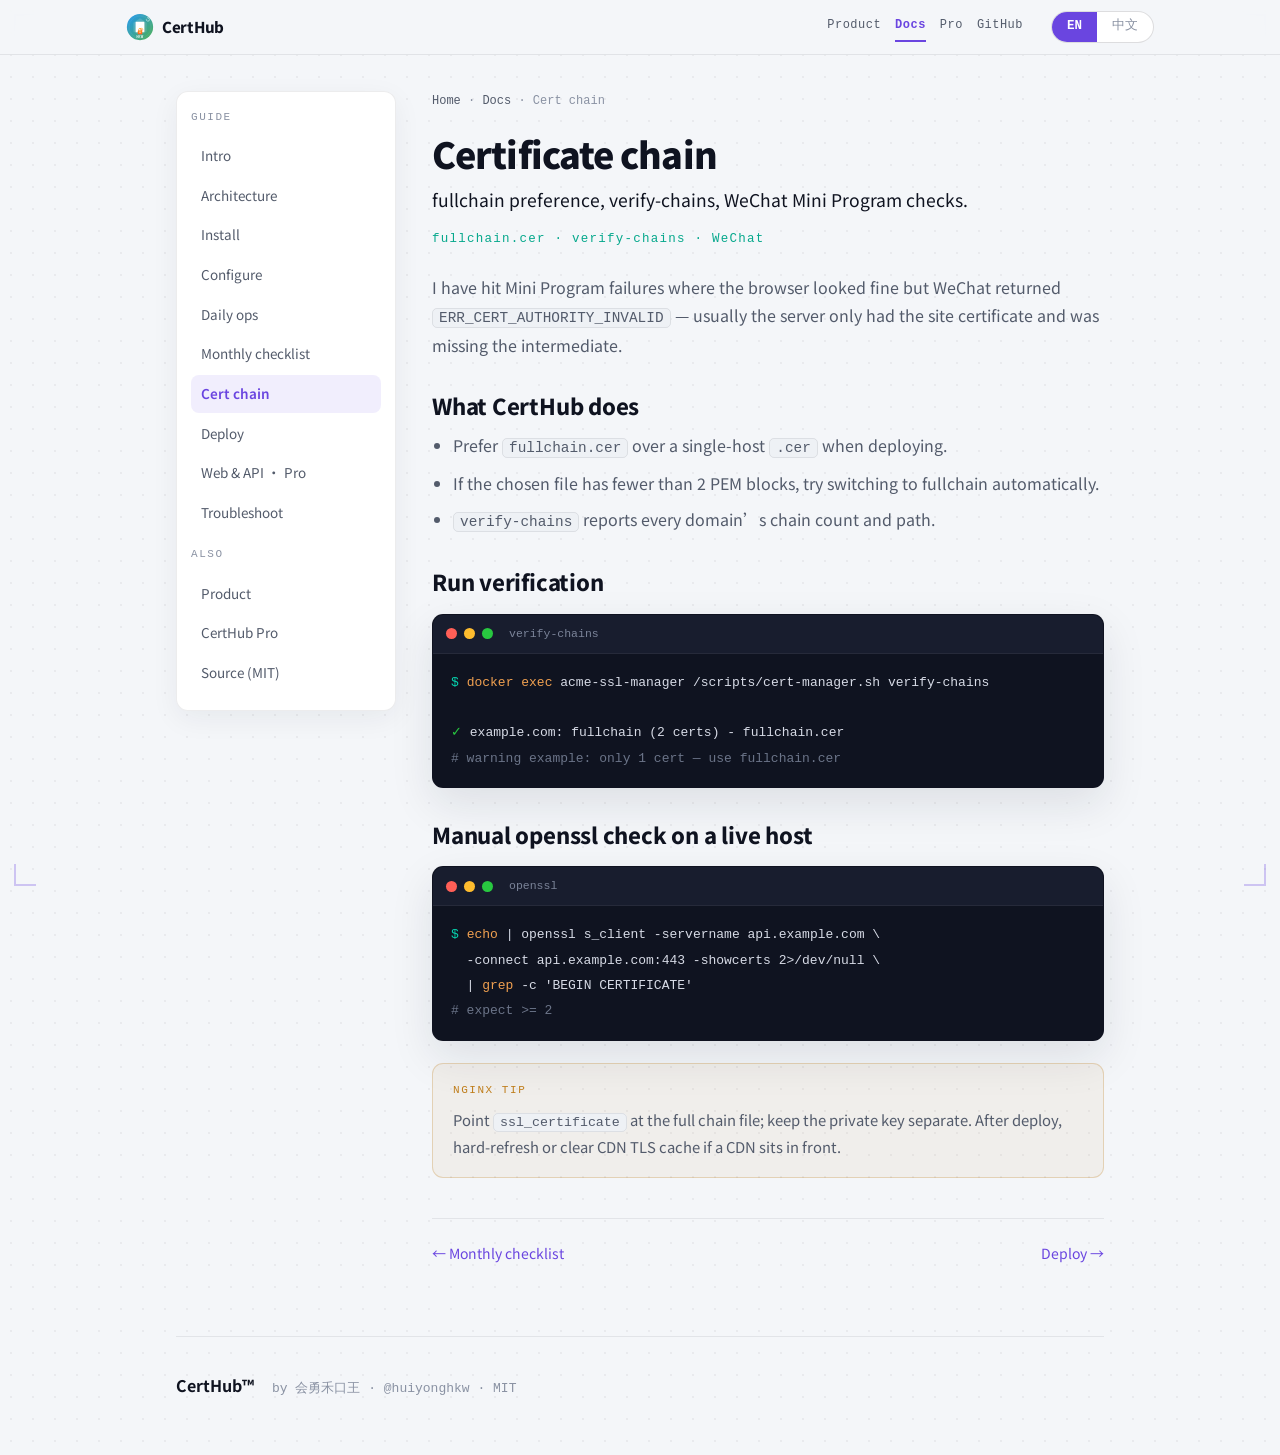
<file: docs/site/guide/chain.html>
<!DOCTYPE html>
<html lang="zh-CN" class="lang-zh">
<head>
<meta charset="utf-8">
<script>
(function(){try{var K='hkw-lang',q=null;try{q=new URLSearchParams(location.search).get('lang')}catch(e){}
if(q!=='zh'&&q!=='en')q=null;var s=q;if(!s)try{s=localStorage.getItem(K)}catch(e){}
if(s!=='zh'&&s!=='en')s=/^zh/i.test(navigator.language||'')?'zh':'en';
if(s==='zh')document.documentElement.classList.add('lang-zh');
else document.documentElement.classList.remove('lang-zh');
document.documentElement.lang=s==='zh'?'zh-CN':'en';
if(q)try{localStorage.setItem(K,q)}catch(e){}}catch(e){}})();
</script>
<meta name="viewport" content="width=device-width, initial-scale=1">
<title>Certificate chain · CertHub</title>
<meta name="description" content="fullchain preference, verify-chains, WeChat Mini Program checks.">
<link rel="icon" href="../images/favicon.svg" type="image/svg+xml">
<link rel="stylesheet" href="../assets/site.css?v=20260810-8">
</head>
<body>
<div class="prog" id="prog"></div>
<div class="frame"><i></i><i></i><i></i><i></i></div>
<div class="masthead">
  <div class="wrap wrap-wide">
    <a class="mh-brand" href="../index.html"><img src="../images/favicon.svg" alt=""><b>CertHub</b></a>
    <nav class="mh-nav" aria-label="Primary">
      <a href="../index.html"><span class="en">Product</span><span class="zh">产品</span></a>
      <a href="index.html" aria-current="page"><span class="en">Docs</span><span class="zh">文档</span></a>
      <a href="../pricing.html"><span class="en">Pro</span><span class="zh">商业版</span></a>
      <a href="https://github.com/huiyonghkw/CertHub">GitHub</a>
    </nav>
    <div class="toggle" role="group" aria-label="Language">
      <button id="btn-en" aria-pressed="false">EN</button>
      <button id="btn-zh" aria-pressed="true">中文</button>
    </div>
  </div>
</div>
<div class="wrap"><div class="docgrid">
<aside class="side" aria-label="Docs">
  <div class="st"><span class="en">Guide</span><span class="zh">操作手册</span></div>
  <a href="index.html"><span class="en">Intro</span><span class="zh">简介</span></a>
  <a href="architecture.html"><span class="en">Architecture</span><span class="zh">系统架构</span></a>
  <a href="install.html"><span class="en">Install</span><span class="zh">安装部署</span></a>
  <a href="config.html"><span class="en">Configure</span><span class="zh">配置说明</span></a>
  <a href="daily.html"><span class="en">Daily ops</span><span class="zh">日常操作</span></a>
  <a href="checklist.html"><span class="en">Monthly checklist</span><span class="zh">每月换证</span></a>
  <a href="chain.html" aria-current="page"><span class="en">Cert chain</span><span class="zh">证书链</span></a>
  <a href="cdn.html"><span class="en">Deploy</span><span class="zh">证书部署</span></a>
  <a href="web-api.html"><span class="en">Web & API · Pro</span><span class="zh">Web 与 API · Pro</span></a>
  <a href="troubleshoot.html"><span class="en">Troubleshoot</span><span class="zh">排障</span></a>
  <div class="grp">
    <div class="st"><span class="en">Also</span><span class="zh">另见</span></div>
    <a href="../index.html"><span class="en">Product</span><span class="zh">产品首页</span></a>
    <a href="../pricing.html"><span class="en">CertHub Pro</span><span class="zh">商业版</span></a>
    <a href="https://github.com/huiyonghkw/CertHub"><span class="en">Source (MIT)</span><span class="zh">源码 (MIT)</span></a>
  </div>
</aside>
<article class="doc">
<div class="crumb"><a href="../index.html"><span class="en">Home</span><span class="zh">首页</span></a> · <a href="index.html"><span class="en">Docs</span><span class="zh">文档</span></a> · <span class="en">Cert chain</span><span class="zh">证书链</span></div>
<h1><span class="en">Certificate chain</span><span class="zh">证书链</span></h1>
<p class="lead"><span class="en">fullchain preference, verify-chains, WeChat Mini Program checks.</span><span class="zh">完整证书链、verify-chains、小程序场景怎么查。</span></p>

<div class="h2sub">fullchain.cer · verify-chains · WeChat</div>
<p><span class="en">I have hit Mini Program failures where the browser looked fine but WeChat returned <code>ERR_CERT_AUTHORITY_INVALID</code> — usually the server only had the site certificate and was missing the intermediate.</span><span class="zh">我排过小程序挂掉：浏览器看着正常，微信报 <code>ERR_CERT_AUTHORITY_INVALID</code>。常见原因是服务器上只有站点证书，缺了中间证书。</span></p>

<h2><span class="en">What CertHub does</span><span class="zh">CertHub 怎么处理</span></h2>
<ul>
<li><span class="en">Prefer <code>fullchain.cer</code> over a single-host <code>.cer</code> when deploying.</span><span class="zh">部署时优先用 <code>fullchain.cer</code>，而不是只有站点证书的 <code>.cer</code>。</span></li>
<li><span class="en">If the chosen file has fewer than 2 PEM blocks, try switching to fullchain automatically.</span><span class="zh">若当前文件里 PEM 证书段少于 2 段，会尝试自动切到 fullchain。</span></li>
<li><span class="en"><code>verify-chains</code> reports every domain’s chain count and path.</span><span class="zh"><code>verify-chains</code> 会报告每个域名的证书段数和文件路径。</span></li>
</ul>

<h2><span class="en">Run verification</span><span class="zh">跑校验</span></h2>
<div class="term"><div class="bar"><i></i><i></i><i></i><span>verify-chains</span></div>
<pre class="sc"><span class="p">$</span> <span class="o">docker exec</span> acme-ssl-manager /scripts/cert-manager.sh verify-chains

<span class="ok">✓</span> example.com: fullchain (2 certs) - fullchain.cer
<span class="cm"># warning example: only 1 cert — use fullchain.cer</span></pre></div>

<h2><span class="en">Manual openssl check on a live host</span><span class="zh">线上主机用 openssl 复核</span></h2>
<div class="term"><div class="bar"><i></i><i></i><i></i><span>openssl</span></div>
<pre class="sc"><span class="p">$</span> <span class="o">echo</span> | openssl s_client -servername api.example.com \
  -connect api.example.com:443 -showcerts 2>/dev/null \
  | <span class="o">grep</span> -c 'BEGIN CERTIFICATE'
<span class="cm"># expect >= 2</span></pre></div>
<div class="ask"><span class="lb"><span class="en">nginx tip</span><span class="zh">nginx 提示</span></span>
<span class="en">Point <code>ssl_certificate</code> at the full chain file; keep the private key separate. After deploy, hard-refresh or clear CDN TLS cache if a CDN sits in front.</span>
<span class="zh"><code>ssl_certificate</code> 指向完整证书链文件，私钥单独配置。若前面还有 CDN，换证后注意清 CDN 侧 TLS 缓存。</span>
</div>

<div class="pager"><a href="checklist.html">← <span class="en">Monthly checklist</span><span class="zh">每月换证</span></a><a href="cdn.html"><span class="en">Deploy</span><span class="zh">证书部署</span> →</a></div>
</article>
</div></div>
<div class="wrap"><footer>
  <span class="brand">CertHub™</span>
  <span class="handle"><span class="en">by 会勇禾口王 · @huiyonghkw</span><span class="zh">作者 会勇禾口王 · @huiyonghkw</span> · MIT</span>
</footer></div>
<script src="../assets/site.js"></script>
</body>
</html>
</file>
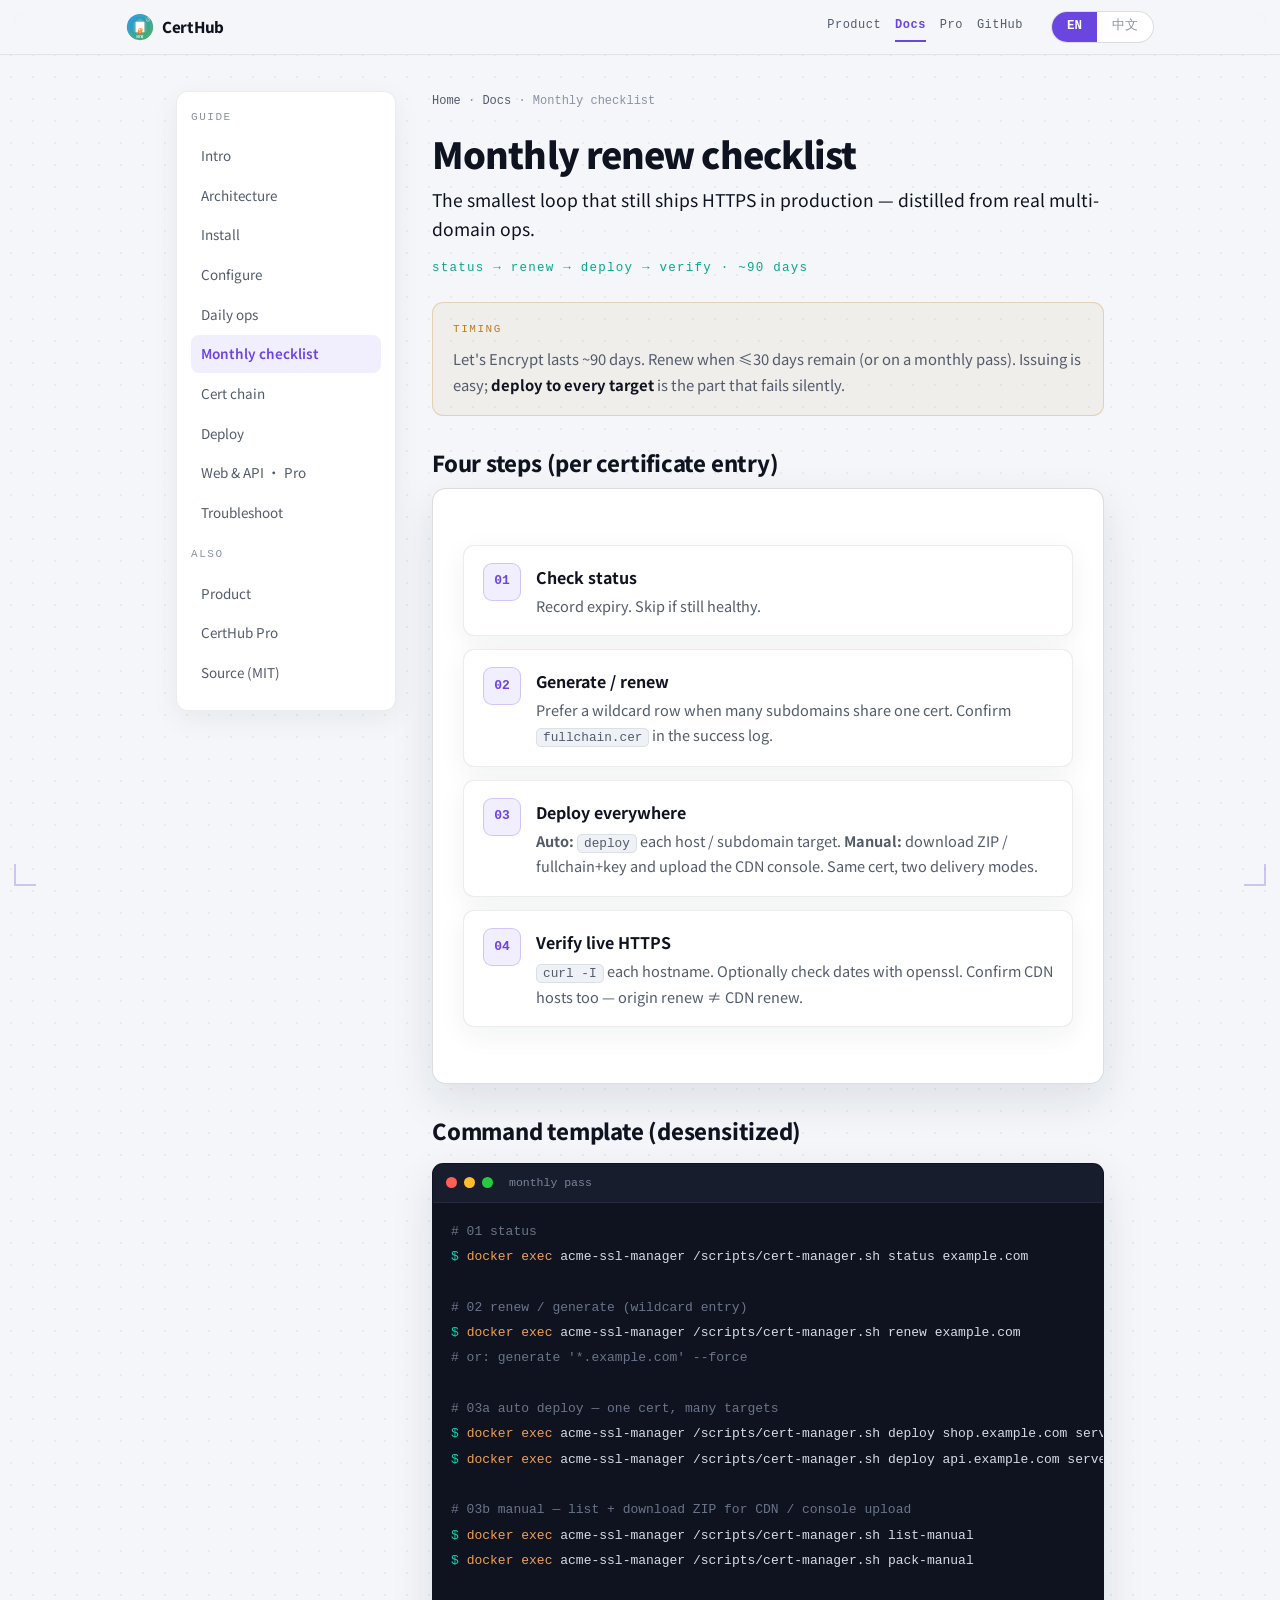
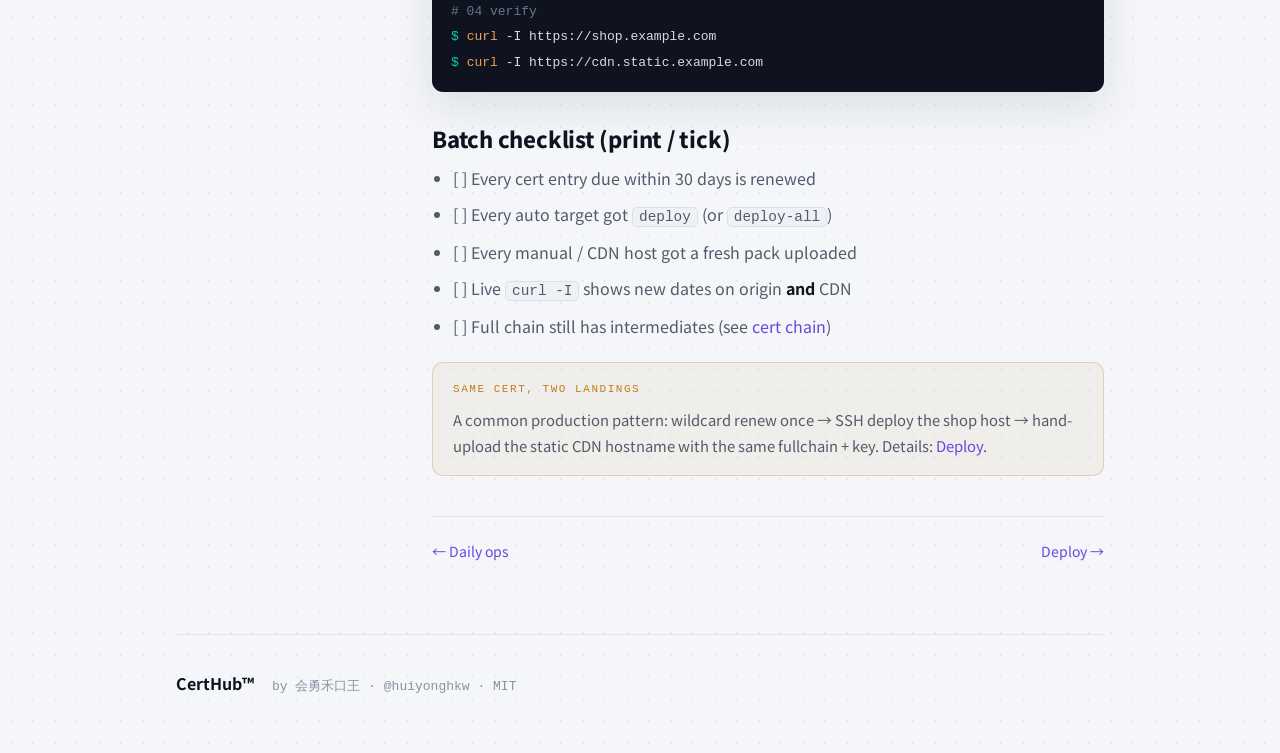
<file: docs/site/guide/checklist.html>
<!DOCTYPE html>
<html lang="zh-CN" class="lang-zh">
<head>
<meta charset="utf-8">
<script>
(function(){try{var K='hkw-lang',q=null;try{q=new URLSearchParams(location.search).get('lang')}catch(e){}
if(q!=='zh'&&q!=='en')q=null;var s=q;if(!s)try{s=localStorage.getItem(K)}catch(e){}
if(s!=='zh'&&s!=='en')s=/^zh/i.test(navigator.language||'')?'zh':'en';
if(s==='zh')document.documentElement.classList.add('lang-zh');
else document.documentElement.classList.remove('lang-zh');
document.documentElement.lang=s==='zh'?'zh-CN':'en';
if(q)try{localStorage.setItem(K,q)}catch(e){}})();
</script>
<meta name="viewport" content="width=device-width, initial-scale=1">
<title>Monthly renew checklist · CertHub</title>
<meta name="description" content="The minimal monthly SSL renew loop: status → generate/renew → deploy (auto + manual) → verify.">
<link rel="icon" href="../images/favicon.svg" type="image/svg+xml">
<link rel="stylesheet" href="../assets/site.css?v=20260810-8">
</head>
<body>
<div class="prog" id="prog"></div>
<div class="frame"><i></i><i></i><i></i><i></i></div>
<div class="masthead">
  <div class="wrap wrap-wide">
    <a class="mh-brand" href="../index.html"><img src="../images/favicon.svg" alt=""><b>CertHub</b></a>
    <nav class="mh-nav" aria-label="Primary">
      <a href="../index.html"><span class="en">Product</span><span class="zh">产品</span></a>
      <a href="index.html" aria-current="page"><span class="en">Docs</span><span class="zh">文档</span></a>
      <a href="../pricing.html"><span class="en">Pro</span><span class="zh">商业版</span></a>
      <a href="https://github.com/huiyonghkw/CertHub">GitHub</a>
    </nav>
    <div class="toggle" role="group" aria-label="Language">
      <button id="btn-en" aria-pressed="false">EN</button>
      <button id="btn-zh" aria-pressed="true">中文</button>
    </div>
  </div>
</div>
<div class="wrap"><div class="docgrid">
<aside class="side" aria-label="Docs">
  <div class="st"><span class="en">Guide</span><span class="zh">操作手册</span></div>
  <a href="index.html"><span class="en">Intro</span><span class="zh">简介</span></a>
  <a href="architecture.html"><span class="en">Architecture</span><span class="zh">系统架构</span></a>
  <a href="install.html"><span class="en">Install</span><span class="zh">安装部署</span></a>
  <a href="config.html"><span class="en">Configure</span><span class="zh">配置说明</span></a>
  <a href="daily.html"><span class="en">Daily ops</span><span class="zh">日常操作</span></a>
  <a href="checklist.html" aria-current="page"><span class="en">Monthly checklist</span><span class="zh">每月换证</span></a>
  <a href="chain.html"><span class="en">Cert chain</span><span class="zh">证书链</span></a>
  <a href="cdn.html"><span class="en">Deploy</span><span class="zh">证书部署</span></a>
  <a href="web-api.html"><span class="en">Web &amp; API · Pro</span><span class="zh">Web 与 API · Pro</span></a>
  <a href="troubleshoot.html"><span class="en">Troubleshoot</span><span class="zh">排障</span></a>
  <div class="grp">
    <div class="st"><span class="en">Also</span><span class="zh">另见</span></div>
    <a href="../index.html"><span class="en">Product</span><span class="zh">产品首页</span></a>
    <a href="../pricing.html"><span class="en">CertHub Pro</span><span class="zh">商业版</span></a>
    <a href="https://github.com/huiyonghkw/CertHub"><span class="en">Source (MIT)</span><span class="zh">源码 (MIT)</span></a>
  </div>
</aside>
<article class="doc">
<div class="crumb"><a href="../index.html"><span class="en">Home</span><span class="zh">首页</span></a> · <a href="index.html"><span class="en">Docs</span><span class="zh">文档</span></a> · <span class="en">Monthly checklist</span><span class="zh">每月换证</span></div>
<h1><span class="en">Monthly renew checklist</span><span class="zh">每月换证 checklist</span></h1>
<p class="lead"><span class="en">The smallest loop that still ships HTTPS in production — distilled from real multi-domain ops.</span><span class="zh">生产里真正在用的最小闭环——从多域名运维经验压出来的。</span></p>

<div class="h2sub">status → renew → deploy → verify · ~90 days</div>

<div class="ask"><span class="lb"><span class="en">timing</span><span class="zh">节奏</span></span>
<span class="en">Let's Encrypt lasts ~90 days. Renew when ≤30 days remain (or on a monthly pass). Issuing is easy; <b>deploy to every target</b> is the part that fails silently.</span>
<span class="zh">Let's Encrypt 约 90 天有效。剩余 ≤30 天就续（或按月巡检）。申请不难；<strong>每个目标都部署到位</strong>才是容易漏的环节。</span>
</div>

<h2><span class="en">Four steps (per certificate entry)</span><span class="zh">四步（按每条证书）</span></h2>

<div class="buy" style="margin:0 0 28px">
  <div class="rows">
    <div class="row v"><div class="sq">01</div><div>
      <div class="tt"><span class="en">Check status</span><span class="zh">看状态</span></div>
      <div class="ds"><span class="en">Record expiry. Skip if still healthy.</span><span class="zh">记下过期时间。还健康就跳过本条。</span></div>
    </div></div>
    <div class="row v"><div class="sq">02</div><div>
      <div class="tt"><span class="en">Generate / renew</span><span class="zh">申请 / 续期</span></div>
      <div class="ds"><span class="en">Prefer a wildcard row when many subdomains share one cert. Confirm <code>fullchain.cer</code> in the success log.</span><span class="zh">子域名多时优先一条泛域名。成功日志里确认有 <code>fullchain.cer</code>。</span></div>
    </div></div>
    <div class="row v"><div class="sq">03</div><div>
      <div class="tt"><span class="en">Deploy everywhere</span><span class="zh">部署到每一处</span></div>
      <div class="ds"><span class="en"><b>Auto:</b> <code>deploy</code> each host / subdomain target. <b>Manual:</b> download ZIP / fullchain+key and upload the CDN console. Same cert, two delivery modes.</span><span class="zh"><b>自动：</b>对每个机 / 子域目标跑 <code>deploy</code>。<b>手动：</b>下 ZIP 或 fullchain+key，上 CDN 控制台。同一张证，两种交付。</span></div>
    </div></div>
    <div class="row v"><div class="sq">04</div><div>
      <div class="tt"><span class="en">Verify live HTTPS</span><span class="zh">验线上 HTTPS</span></div>
      <div class="ds"><span class="en"><code>curl -I</code> each hostname. Optionally check dates with openssl. Confirm CDN hosts too — origin renew ≠ CDN renew.</span><span class="zh">每个主机名 <code>curl -I</code>。可选 openssl 看日期。CDN 域名也要验——源站换了不等于 CDN 换了。</span></div>
    </div></div>
  </div>
</div>

<h2><span class="en">Command template (desensitized)</span><span class="zh">命令模板（已脱敏）</span></h2>
<div class="term"><div class="bar"><i></i><i></i><i></i><span>monthly pass</span></div>
<pre class="sc"><span class="cm"># 01 status</span>
<span class="p">$</span> <span class="o">docker exec</span> acme-ssl-manager /scripts/cert-manager.sh status example.com

<span class="cm"># 02 renew / generate (wildcard entry)</span>
<span class="p">$</span> <span class="o">docker exec</span> acme-ssl-manager /scripts/cert-manager.sh renew example.com
<span class="cm"># or: generate '*.example.com' --force</span>

<span class="cm"># 03a auto deploy — one cert, many targets</span>
<span class="p">$</span> <span class="o">docker exec</span> acme-ssl-manager /scripts/cert-manager.sh deploy shop.example.com server_prod_01
<span class="p">$</span> <span class="o">docker exec</span> acme-ssl-manager /scripts/cert-manager.sh deploy api.example.com server_prod_02

<span class="cm"># 03b manual — list + download ZIP for CDN / console upload</span>
<span class="p">$</span> <span class="o">docker exec</span> acme-ssl-manager /scripts/cert-manager.sh list-manual
<span class="p">$</span> <span class="o">docker exec</span> acme-ssl-manager /scripts/cert-manager.sh pack-manual

<span class="cm"># 04 verify</span>
<span class="p">$</span> <span class="o">curl</span> -I https://shop.example.com
<span class="p">$</span> <span class="o">curl</span> -I https://cdn.static.example.com</pre></div>

<h2><span class="en">Batch checklist (print / tick)</span><span class="zh">批次打勾清单</span></h2>
<ul>
<li><span class="en">[ ] Every cert entry due within 30 days is renewed</span><span class="zh">[ ] 30 天内到期的证书条目都已续期</span></li>
<li><span class="en">[ ] Every auto target got <code>deploy</code> (or <code>deploy-all</code>)</span><span class="zh">[ ] 每个 auto 目标都跑过 <code>deploy</code>（或 <code>deploy-all</code>）</span></li>
<li><span class="en">[ ] Every manual / CDN host got a fresh pack uploaded</span><span class="zh">[ ] 每个 manual / CDN 主机都已上传新包</span></li>
<li><span class="en">[ ] Live <code>curl -I</code> shows new dates on origin <b>and</b> CDN</span><span class="zh">[ ] 源站 <b>和</b> CDN 的 <code>curl -I</code> 都已是新日期</span></li>
<li><span class="en">[ ] Full chain still has intermediates (see <a href="chain.html">cert chain</a>)</span><span class="zh">[ ] 完整证书链仍含中间证（见<a href="chain.html">证书链</a>）</span></li>
</ul>

<div class="ask"><span class="lb"><span class="en">same cert, two landings</span><span class="zh">同一张证，两处落地</span></span>
<span class="en">A common production pattern: wildcard renew once → SSH deploy the shop host → hand-upload the static CDN hostname with the same fullchain + key. Details: <a href="cdn.html">Deploy</a>.</span>
<span class="zh">生产里很常见：泛域名续一次 → SSH 部署商城机 → 同一套 fullchain + key 手传到静态 CDN。细节见<a href="cdn.html">证书部署</a>。</span>
</div>

<div class="pager"><a href="daily.html">← <span class="en">Daily ops</span><span class="zh">日常操作</span></a><a href="cdn.html"><span class="en">Deploy</span><span class="zh">证书部署</span> →</a></div>
</article>
</div></div>
<div class="wrap"><footer>
  <span class="brand">CertHub™</span>
  <span class="handle"><span class="en">by 会勇禾口王 · @huiyonghkw</span><span class="zh">作者 会勇禾口王 · @huiyonghkw</span> · MIT</span>
</footer></div>
<script src="../assets/site.js"></script>
</body>
</html>
</file>
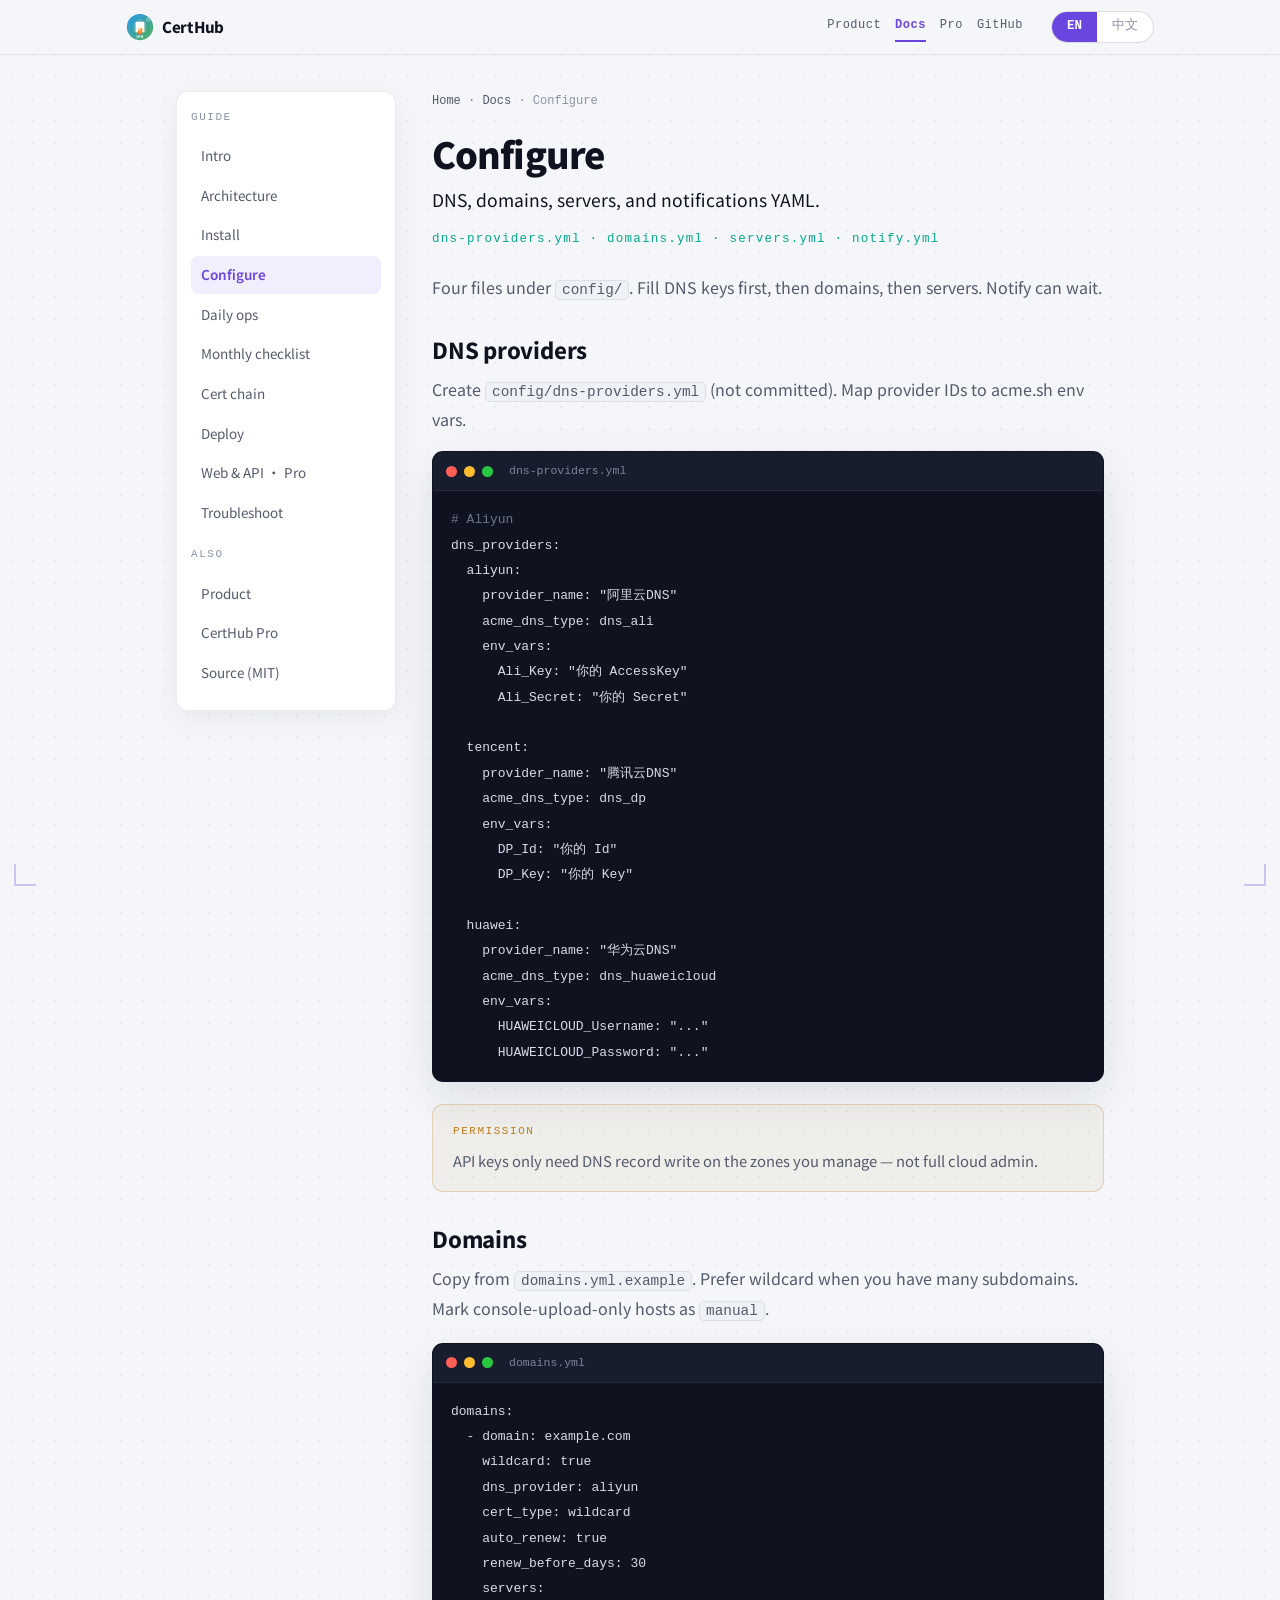
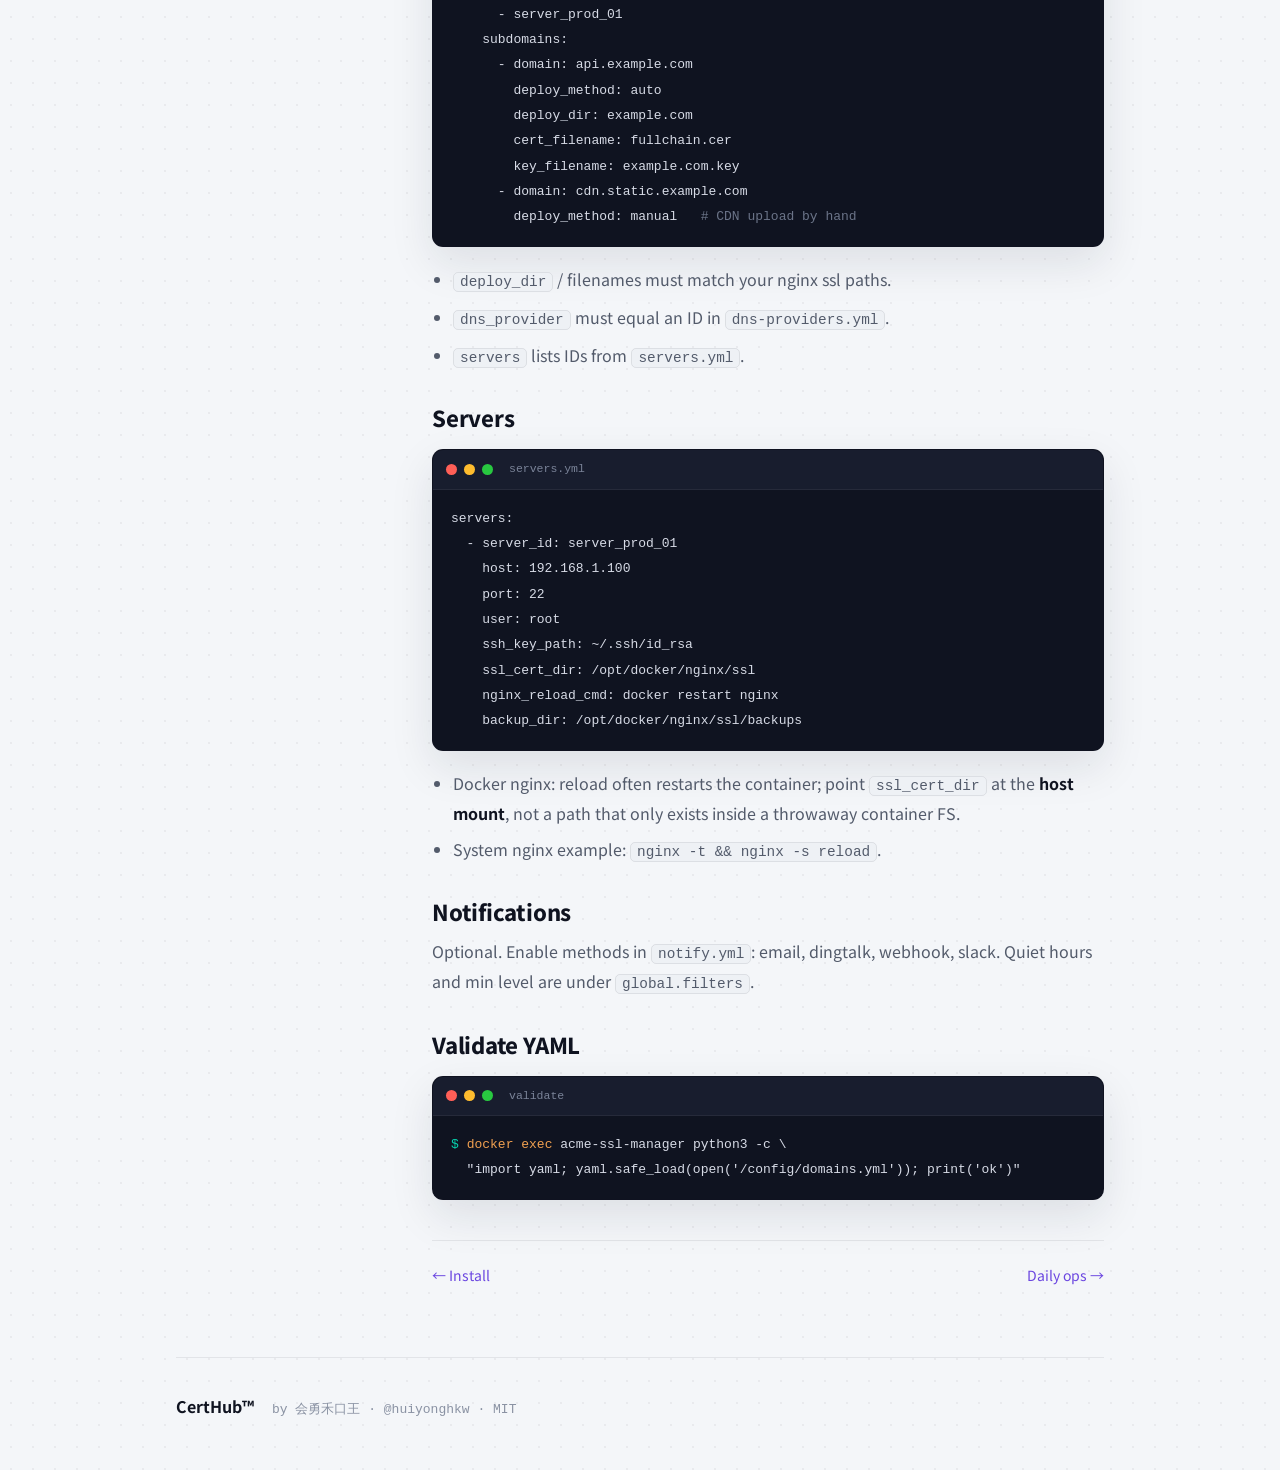
<file: docs/site/guide/config.html>
<!DOCTYPE html>
<html lang="zh-CN" class="lang-zh">
<head>
<meta charset="utf-8">
<script>
(function(){try{var K='hkw-lang',q=null;try{q=new URLSearchParams(location.search).get('lang')}catch(e){}
if(q!=='zh'&&q!=='en')q=null;var s=q;if(!s)try{s=localStorage.getItem(K)}catch(e){}
if(s!=='zh'&&s!=='en')s=/^zh/i.test(navigator.language||'')?'zh':'en';
if(s==='zh')document.documentElement.classList.add('lang-zh');
else document.documentElement.classList.remove('lang-zh');
document.documentElement.lang=s==='zh'?'zh-CN':'en';
if(q)try{localStorage.setItem(K,q)}catch(e){}}catch(e){}})();
</script>
<meta name="viewport" content="width=device-width, initial-scale=1">
<title>Configure · CertHub</title>
<meta name="description" content="DNS, domains, servers, and notifications YAML.">
<link rel="icon" href="../images/favicon.svg" type="image/svg+xml">
<link rel="stylesheet" href="../assets/site.css?v=20260810-8">
</head>
<body>
<div class="prog" id="prog"></div>
<div class="frame"><i></i><i></i><i></i><i></i></div>
<div class="masthead">
  <div class="wrap wrap-wide">
    <a class="mh-brand" href="../index.html"><img src="../images/favicon.svg" alt=""><b>CertHub</b></a>
    <nav class="mh-nav" aria-label="Primary">
      <a href="../index.html"><span class="en">Product</span><span class="zh">产品</span></a>
      <a href="index.html" aria-current="page"><span class="en">Docs</span><span class="zh">文档</span></a>
      <a href="../pricing.html"><span class="en">Pro</span><span class="zh">商业版</span></a>
      <a href="https://github.com/huiyonghkw/CertHub">GitHub</a>
    </nav>
    <div class="toggle" role="group" aria-label="Language">
      <button id="btn-en" aria-pressed="false">EN</button>
      <button id="btn-zh" aria-pressed="true">中文</button>
    </div>
  </div>
</div>
<div class="wrap"><div class="docgrid">
<aside class="side" aria-label="Docs">
  <div class="st"><span class="en">Guide</span><span class="zh">操作手册</span></div>
  <a href="index.html"><span class="en">Intro</span><span class="zh">简介</span></a>
  <a href="architecture.html"><span class="en">Architecture</span><span class="zh">系统架构</span></a>
  <a href="install.html"><span class="en">Install</span><span class="zh">安装部署</span></a>
  <a href="config.html" aria-current="page"><span class="en">Configure</span><span class="zh">配置说明</span></a>
  <a href="daily.html"><span class="en">Daily ops</span><span class="zh">日常操作</span></a>
  <a href="checklist.html"><span class="en">Monthly checklist</span><span class="zh">每月换证</span></a>
  <a href="chain.html"><span class="en">Cert chain</span><span class="zh">证书链</span></a>
  <a href="cdn.html"><span class="en">Deploy</span><span class="zh">证书部署</span></a>
  <a href="web-api.html"><span class="en">Web & API · Pro</span><span class="zh">Web 与 API · Pro</span></a>
  <a href="troubleshoot.html"><span class="en">Troubleshoot</span><span class="zh">排障</span></a>
  <div class="grp">
    <div class="st"><span class="en">Also</span><span class="zh">另见</span></div>
    <a href="../index.html"><span class="en">Product</span><span class="zh">产品首页</span></a>
    <a href="../pricing.html"><span class="en">CertHub Pro</span><span class="zh">商业版</span></a>
    <a href="https://github.com/huiyonghkw/CertHub"><span class="en">Source (MIT)</span><span class="zh">源码 (MIT)</span></a>
  </div>
</aside>
<article class="doc">
<div class="crumb"><a href="../index.html"><span class="en">Home</span><span class="zh">首页</span></a> · <a href="index.html"><span class="en">Docs</span><span class="zh">文档</span></a> · <span class="en">Configure</span><span class="zh">配置说明</span></div>
<h1><span class="en">Configure</span><span class="zh">配置说明</span></h1>
<p class="lead"><span class="en">DNS, domains, servers, and notifications YAML.</span><span class="zh">DNS、域名、服务器、通知四份 YAML 怎么写。</span></p>

<div class="h2sub">dns-providers.yml · domains.yml · servers.yml · notify.yml</div>
<p><span class="en">Four files under <code>config/</code>. Fill DNS keys first, then domains, then servers. Notify can wait.</span><span class="zh"><code>config/</code> 下四份文件。建议顺序：先 DNS 密钥，再域名，再服务器。通知可以后配。</span></p>

<h2><span class="en">DNS providers</span><span class="zh">DNS 提供商</span></h2>
<p><span class="en">Create <code>config/dns-providers.yml</code> (not committed). Map provider IDs to acme.sh env vars.</span><span class="zh">自行创建 <code>config/dns-providers.yml</code>（不要提交）。把提供商 ID 映射成 acme.sh 需要的环境变量。</span></p>
<div class="term"><div class="bar"><i></i><i></i><i></i><span>dns-providers.yml</span></div>
<pre class="sc"><span class="cm"># Aliyun</span>
dns_providers:
  aliyun:
    provider_name: "阿里云DNS"
    acme_dns_type: dns_ali
    env_vars:
      Ali_Key: "你的 AccessKey"
      Ali_Secret: "你的 Secret"

  tencent:
    provider_name: "腾讯云DNS"
    acme_dns_type: dns_dp
    env_vars:
      DP_Id: "你的 Id"
      DP_Key: "你的 Key"

  huawei:
    provider_name: "华为云DNS"
    acme_dns_type: dns_huaweicloud
    env_vars:
      HUAWEICLOUD_Username: "..."
      HUAWEICLOUD_Password: "..."</pre></div>
<div class="ask"><span class="lb"><span class="en">permission</span><span class="zh">权限</span></span>
<span class="en">API keys only need DNS record write on the zones you manage — not full cloud admin.</span>
<span class="zh">API 密钥只需对应域名的 DNS 解析写权限，不必开成全账号管理员。</span>
</div>

<h2><span class="en">Domains</span><span class="zh">域名</span></h2>
<p><span class="en">Copy from <code>domains.yml.example</code>. Prefer wildcard when you have many subdomains. Mark console-upload-only hosts as <code>manual</code>.</span><span class="zh">从 <code>domains.yml.example</code> 复制。子域名多时优先泛域名。只能控制台上传的标成 <code>manual</code>。</span></p>
<div class="term"><div class="bar"><i></i><i></i><i></i><span>domains.yml</span></div>
<pre class="sc">domains:
  - domain: example.com
    wildcard: true
    dns_provider: aliyun
    cert_type: wildcard
    auto_renew: true
    renew_before_days: 30
    servers:
      - server_prod_01
    subdomains:
      - domain: api.example.com
        deploy_method: auto
        deploy_dir: example.com
        cert_filename: fullchain.cer
        key_filename: example.com.key
      - domain: cdn.static.example.com
        deploy_method: manual   <span class="cm"># CDN upload by hand</span></pre></div>
<ul>
<li><span class="en"><code>deploy_dir</code> / filenames must match your nginx ssl paths.</span><span class="zh"><code>deploy_dir</code> 和文件名必须和 nginx 的 ssl 路径一致。</span></li>
<li><span class="en"><code>dns_provider</code> must equal an ID in <code>dns-providers.yml</code>.</span><span class="zh"><code>dns_provider</code> 必须等于 <code>dns-providers.yml</code> 里的 ID。</span></li>
<li><span class="en"><code>servers</code> lists IDs from <code>servers.yml</code>.</span><span class="zh"><code>servers</code> 填 <code>servers.yml</code> 里的服务器 ID。</span></li>
</ul>

<h2><span class="en">Servers</span><span class="zh">服务器</span></h2>
<div class="term"><div class="bar"><i></i><i></i><i></i><span>servers.yml</span></div>
<pre class="sc">servers:
  - server_id: server_prod_01
    host: 192.168.1.100
    port: 22
    user: root
    ssh_key_path: ~/.ssh/id_rsa
    ssl_cert_dir: /opt/docker/nginx/ssl
    nginx_reload_cmd: docker restart nginx
    backup_dir: /opt/docker/nginx/ssl/backups</pre></div>
<ul>
<li><span class="en">Docker nginx: reload often restarts the container; point <code>ssl_cert_dir</code> at the <b>host mount</b>, not a path that only exists inside a throwaway container FS.</span><span class="zh">Docker 版 nginx：reload 常用重启容器；<code>ssl_cert_dir</code> 请指向<strong>宿主机挂载目录</strong>，不要写只存在于临时容器文件系统里的路径。</span></li>
<li><span class="en">System nginx example: <code>nginx -t &amp;&amp; nginx -s reload</code>.</span><span class="zh">系统 nginx 示例：<code>nginx -t &amp;&amp; nginx -s reload</code>。</span></li>
</ul>

<h2><span class="en">Notifications</span><span class="zh">通知</span></h2>
<p><span class="en">Optional. Enable methods in <code>notify.yml</code>: email, dingtalk, webhook, slack. Quiet hours and min level are under <code>global.filters</code>.</span><span class="zh">可选。在 <code>notify.yml</code> 打开 email / dingtalk / webhook / slack。<code>global.filters</code> 里可设最低级别和静默时段。</span></p>

<h2><span class="en">Validate YAML</span><span class="zh">校验 YAML</span></h2>
<div class="term"><div class="bar"><i></i><i></i><i></i><span>validate</span></div>
<pre class="sc"><span class="p">$</span> <span class="o">docker exec</span> acme-ssl-manager python3 -c \
  "import yaml; yaml.safe_load(open('/config/domains.yml')); print('ok')"</pre></div>

<div class="pager"><a href="install.html">← <span class="en">Install</span><span class="zh">安装部署</span></a><a href="daily.html"><span class="en">Daily ops</span><span class="zh">日常操作</span> →</a></div>
</article>
</div></div>
<div class="wrap"><footer>
  <span class="brand">CertHub™</span>
  <span class="handle"><span class="en">by 会勇禾口王 · @huiyonghkw</span><span class="zh">作者 会勇禾口王 · @huiyonghkw</span> · MIT</span>
</footer></div>
<script src="../assets/site.js"></script>
</body>
</html>
</file>
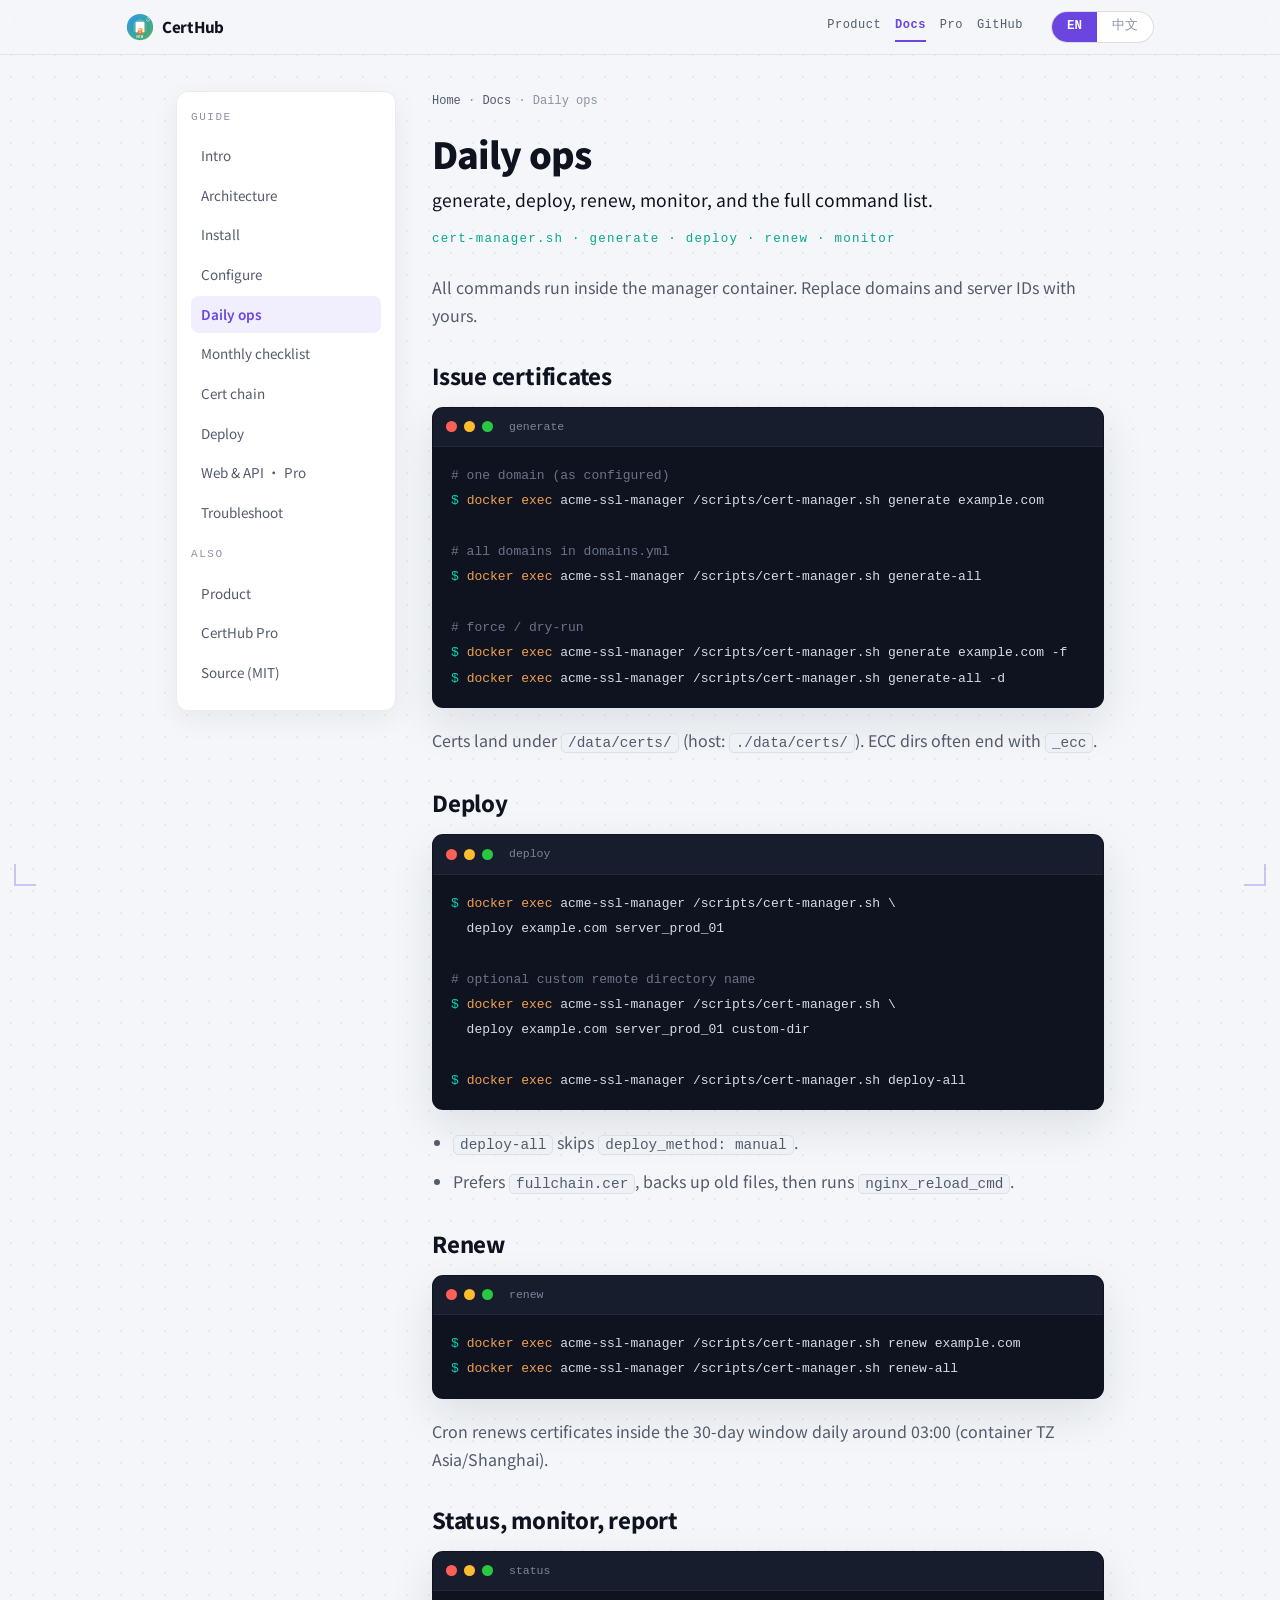
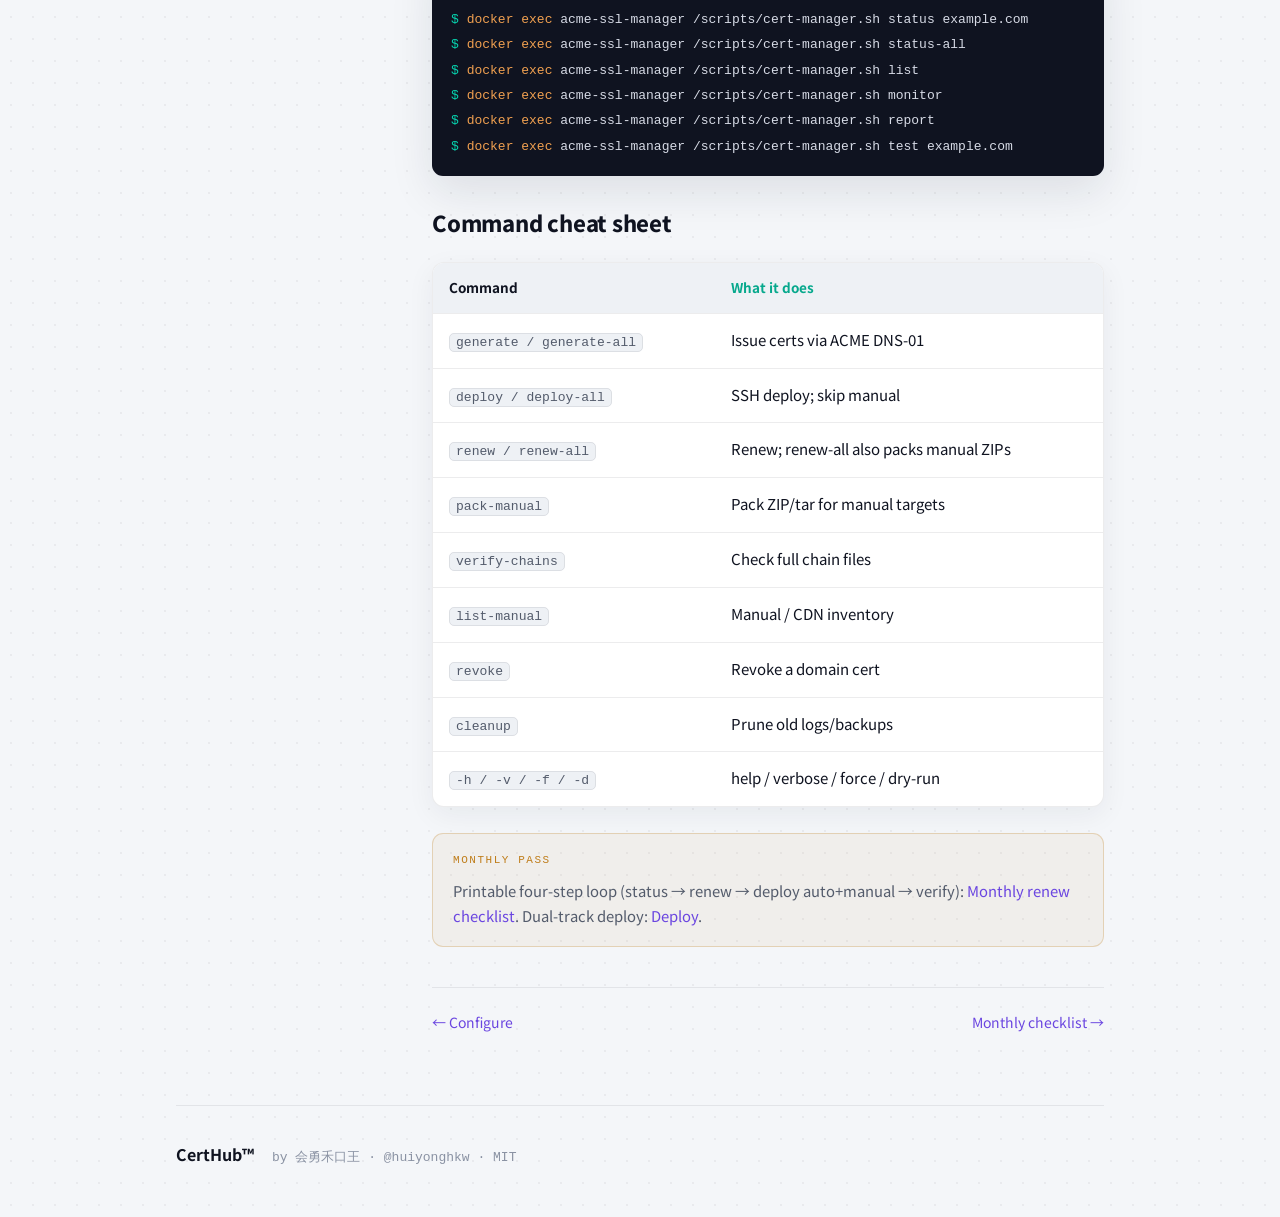
<file: docs/site/guide/daily.html>
<!DOCTYPE html>
<html lang="zh-CN" class="lang-zh">
<head>
<meta charset="utf-8">
<script>
(function(){try{var K='hkw-lang',q=null;try{q=new URLSearchParams(location.search).get('lang')}catch(e){}
if(q!=='zh'&&q!=='en')q=null;var s=q;if(!s)try{s=localStorage.getItem(K)}catch(e){}
if(s!=='zh'&&s!=='en')s=/^zh/i.test(navigator.language||'')?'zh':'en';
if(s==='zh')document.documentElement.classList.add('lang-zh');
else document.documentElement.classList.remove('lang-zh');
document.documentElement.lang=s==='zh'?'zh-CN':'en';
if(q)try{localStorage.setItem(K,q)}catch(e){}}catch(e){}})();
</script>
<meta name="viewport" content="width=device-width, initial-scale=1">
<title>Daily ops · CertHub</title>
<meta name="description" content="generate, deploy, renew, monitor, and the full command list.">
<link rel="icon" href="../images/favicon.svg" type="image/svg+xml">
<link rel="stylesheet" href="../assets/site.css?v=20260810-8">
</head>
<body>
<div class="prog" id="prog"></div>
<div class="frame"><i></i><i></i><i></i><i></i></div>
<div class="masthead">
  <div class="wrap wrap-wide">
    <a class="mh-brand" href="../index.html"><img src="../images/favicon.svg" alt=""><b>CertHub</b></a>
    <nav class="mh-nav" aria-label="Primary">
      <a href="../index.html"><span class="en">Product</span><span class="zh">产品</span></a>
      <a href="index.html" aria-current="page"><span class="en">Docs</span><span class="zh">文档</span></a>
      <a href="../pricing.html"><span class="en">Pro</span><span class="zh">商业版</span></a>
      <a href="https://github.com/huiyonghkw/CertHub">GitHub</a>
    </nav>
    <div class="toggle" role="group" aria-label="Language">
      <button id="btn-en" aria-pressed="false">EN</button>
      <button id="btn-zh" aria-pressed="true">中文</button>
    </div>
  </div>
</div>
<div class="wrap"><div class="docgrid">
<aside class="side" aria-label="Docs">
  <div class="st"><span class="en">Guide</span><span class="zh">操作手册</span></div>
  <a href="index.html"><span class="en">Intro</span><span class="zh">简介</span></a>
  <a href="architecture.html"><span class="en">Architecture</span><span class="zh">系统架构</span></a>
  <a href="install.html"><span class="en">Install</span><span class="zh">安装部署</span></a>
  <a href="config.html"><span class="en">Configure</span><span class="zh">配置说明</span></a>
  <a href="daily.html" aria-current="page"><span class="en">Daily ops</span><span class="zh">日常操作</span></a>
  <a href="checklist.html"><span class="en">Monthly checklist</span><span class="zh">每月换证</span></a>
  <a href="chain.html"><span class="en">Cert chain</span><span class="zh">证书链</span></a>
  <a href="cdn.html"><span class="en">Deploy</span><span class="zh">证书部署</span></a>
  <a href="web-api.html"><span class="en">Web & API · Pro</span><span class="zh">Web 与 API · Pro</span></a>
  <a href="troubleshoot.html"><span class="en">Troubleshoot</span><span class="zh">排障</span></a>
  <div class="grp">
    <div class="st"><span class="en">Also</span><span class="zh">另见</span></div>
    <a href="../index.html"><span class="en">Product</span><span class="zh">产品首页</span></a>
    <a href="../pricing.html"><span class="en">CertHub Pro</span><span class="zh">商业版</span></a>
    <a href="https://github.com/huiyonghkw/CertHub"><span class="en">Source (MIT)</span><span class="zh">源码 (MIT)</span></a>
  </div>
</aside>
<article class="doc">
<div class="crumb"><a href="../index.html"><span class="en">Home</span><span class="zh">首页</span></a> · <a href="index.html"><span class="en">Docs</span><span class="zh">文档</span></a> · <span class="en">Daily ops</span><span class="zh">日常操作</span></div>
<h1><span class="en">Daily ops</span><span class="zh">日常操作</span></h1>
<p class="lead"><span class="en">generate, deploy, renew, monitor, and the full command list.</span><span class="zh">申请、部署、续期、监控，以及命令速查。</span></p>

<div class="h2sub">cert-manager.sh · generate · deploy · renew · monitor</div>
<p><span class="en">All commands run inside the manager container. Replace domains and server IDs with yours.</span><span class="zh">以下命令都在管理容器里执行。域名和服务器 ID 换成你自己的。</span></p>

<h2><span class="en">Issue certificates</span><span class="zh">申请证书</span></h2>
<div class="term"><div class="bar"><i></i><i></i><i></i><span>generate</span></div>
<pre class="sc"><span class="cm"># one domain (as configured)</span>
<span class="p">$</span> <span class="o">docker exec</span> acme-ssl-manager /scripts/cert-manager.sh generate example.com

<span class="cm"># all domains in domains.yml</span>
<span class="p">$</span> <span class="o">docker exec</span> acme-ssl-manager /scripts/cert-manager.sh generate-all

<span class="cm"># force / dry-run</span>
<span class="p">$</span> <span class="o">docker exec</span> acme-ssl-manager /scripts/cert-manager.sh generate example.com -f
<span class="p">$</span> <span class="o">docker exec</span> acme-ssl-manager /scripts/cert-manager.sh generate-all -d</pre></div>
<p><span class="en">Certs land under <code>/data/certs/</code> (host: <code>./data/certs/</code>). ECC dirs often end with <code>_ecc</code>.</span><span class="zh">证书落在容器 <code>/data/certs/</code>（宿主机 <code>./data/certs/</code>）。ECC 目录名常带 <code>_ecc</code> 后缀。</span></p>

<h2><span class="en">Deploy</span><span class="zh">部署</span></h2>
<div class="term"><div class="bar"><i></i><i></i><i></i><span>deploy</span></div>
<pre class="sc"><span class="p">$</span> <span class="o">docker exec</span> acme-ssl-manager /scripts/cert-manager.sh \
  deploy example.com server_prod_01

<span class="cm"># optional custom remote directory name</span>
<span class="p">$</span> <span class="o">docker exec</span> acme-ssl-manager /scripts/cert-manager.sh \
  deploy example.com server_prod_01 custom-dir

<span class="p">$</span> <span class="o">docker exec</span> acme-ssl-manager /scripts/cert-manager.sh deploy-all</pre></div>
<ul>
<li><span class="en"><code>deploy-all</code> skips <code>deploy_method: manual</code>.</span><span class="zh"><code>deploy-all</code> 会跳过 <code>deploy_method: manual</code> 的域名。</span></li>
<li><span class="en">Prefers <code>fullchain.cer</code>, backs up old files, then runs <code>nginx_reload_cmd</code>.</span><span class="zh">优先用 <code>fullchain.cer</code>，先备份旧文件，再执行 <code>nginx_reload_cmd</code>。</span></li>
</ul>

<h2><span class="en">Renew</span><span class="zh">续期</span></h2>
<div class="term"><div class="bar"><i></i><i></i><i></i><span>renew</span></div>
<pre class="sc"><span class="p">$</span> <span class="o">docker exec</span> acme-ssl-manager /scripts/cert-manager.sh renew example.com
<span class="p">$</span> <span class="o">docker exec</span> acme-ssl-manager /scripts/cert-manager.sh renew-all</pre></div>
<p><span class="en">Cron renews certificates inside the 30-day window daily around 03:00 (container TZ Asia/Shanghai).</span><span class="zh">定时任务大约每天 03:00（容器时区 Asia/Shanghai）续期 30 天内到期的证书。</span></p>

<h2><span class="en">Status, monitor, report</span><span class="zh">状态、监控、日报</span></h2>
<div class="term"><div class="bar"><i></i><i></i><i></i><span>status</span></div>
<pre class="sc"><span class="p">$</span> <span class="o">docker exec</span> acme-ssl-manager /scripts/cert-manager.sh status example.com
<span class="p">$</span> <span class="o">docker exec</span> acme-ssl-manager /scripts/cert-manager.sh status-all
<span class="p">$</span> <span class="o">docker exec</span> acme-ssl-manager /scripts/cert-manager.sh list
<span class="p">$</span> <span class="o">docker exec</span> acme-ssl-manager /scripts/cert-manager.sh monitor
<span class="p">$</span> <span class="o">docker exec</span> acme-ssl-manager /scripts/cert-manager.sh report
<span class="p">$</span> <span class="o">docker exec</span> acme-ssl-manager /scripts/cert-manager.sh test example.com</pre></div>

<h2><span class="en">Command cheat sheet</span><span class="zh">命令速查</span></h2>
<div class="tablewrap"><table>
<thead><tr><th><span class="en">Command</span><span class="zh">命令</span></th><th><span class="en">What it does</span><span class="zh">作用</span></th></tr></thead>
<tbody>
<tr><td><code>generate / generate-all</code></td><td><span class="en">Issue certs via ACME DNS-01</span><span class="zh">经 ACME DNS-01 申请</span></td></tr>
<tr><td><code>deploy / deploy-all</code></td><td><span class="en">SSH deploy; skip manual</span><span class="zh">SSH 部署；跳过 manual</span></td></tr>
<tr><td><code>renew / renew-all</code></td><td><span class="en">Renew; renew-all also packs manual ZIPs</span><span class="zh">续期；renew-all 后会打 manual ZIP</span></td></tr>
<tr><td><code>pack-manual</code></td><td><span class="en">Pack ZIP/tar for manual targets</span><span class="zh">为 manual 目标打 ZIP/tar</span></td></tr>
<tr><td><code>verify-chains</code></td><td><span class="en">Check full chain files</span><span class="zh">检查完整证书链文件</span></td></tr>
<tr><td><code>list-manual</code></td><td><span class="en">Manual / CDN inventory</span><span class="zh">列出需手动处理的域名</span></td></tr>
<tr><td><code>revoke</code></td><td><span class="en">Revoke a domain cert</span><span class="zh">吊销域名证书</span></td></tr>
<tr><td><code>cleanup</code></td><td><span class="en">Prune old logs/backups</span><span class="zh">清理旧日志和备份</span></td></tr>
<tr><td><code>-h / -v / -f / -d</code></td><td><span class="en">help / verbose / force / dry-run</span><span class="zh">帮助 / 详细 / 强制 / 预演</span></td></tr>
</tbody></table></div>

<div class="ask"><span class="lb"><span class="en">monthly pass</span><span class="zh">每月巡检</span></span>
<span class="en">Printable four-step loop (status → renew → deploy auto+manual → verify): <a href="checklist.html">Monthly renew checklist</a>. Dual-track deploy: <a href="cdn.html">Deploy</a>.</span>
<span class="zh">可打勾四步（状态 → 续期 → 自动+手动部署 → 验收）：<a href="checklist.html">每月换证 checklist</a>。双轨部署见<a href="cdn.html">证书部署</a>。</span>
</div>

<div class="pager"><a href="config.html">← <span class="en">Configure</span><span class="zh">配置说明</span></a><a href="checklist.html"><span class="en">Monthly checklist</span><span class="zh">每月换证</span> →</a></div>
</article>
</div></div>
<div class="wrap"><footer>
  <span class="brand">CertHub™</span>
  <span class="handle"><span class="en">by 会勇禾口王 · @huiyonghkw</span><span class="zh">作者 会勇禾口王 · @huiyonghkw</span> · MIT</span>
</footer></div>
<script src="../assets/site.js"></script>
</body>
</html>
</file>
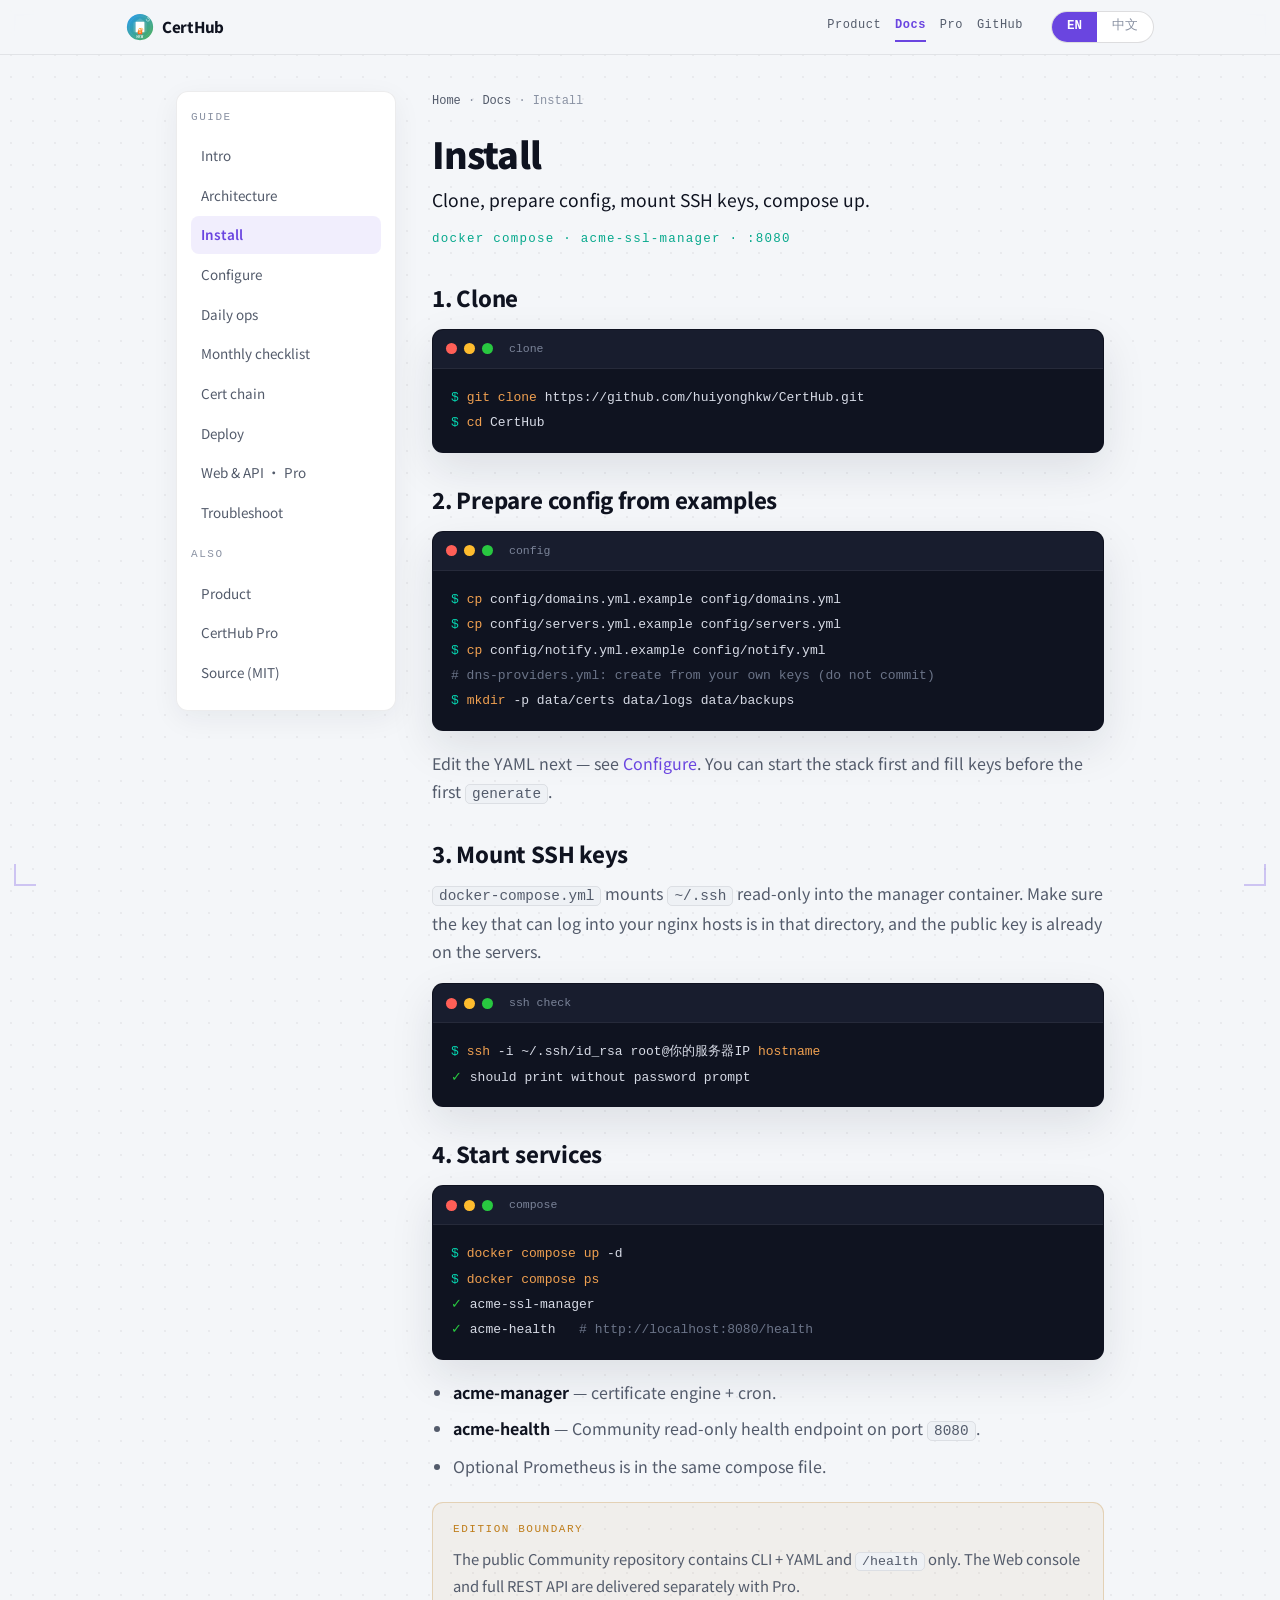
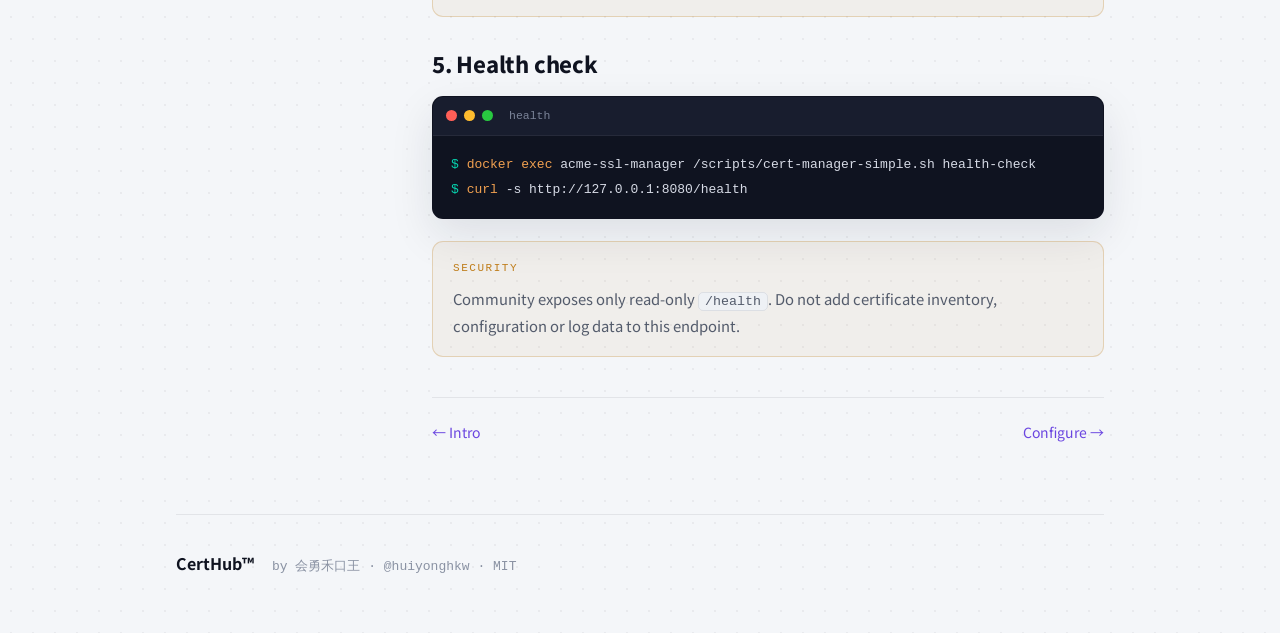
<file: docs/site/guide/install.html>
<!DOCTYPE html>
<html lang="zh-CN" class="lang-zh">
<head>
<meta charset="utf-8">
<script>
(function(){try{var K='hkw-lang',q=null;try{q=new URLSearchParams(location.search).get('lang')}catch(e){}
if(q!=='zh'&&q!=='en')q=null;var s=q;if(!s)try{s=localStorage.getItem(K)}catch(e){}
if(s!=='zh'&&s!=='en')s=/^zh/i.test(navigator.language||'')?'zh':'en';
if(s==='zh')document.documentElement.classList.add('lang-zh');
else document.documentElement.classList.remove('lang-zh');
document.documentElement.lang=s==='zh'?'zh-CN':'en';
if(q)try{localStorage.setItem(K,q)}catch(e){}}catch(e){}})();
</script>
<meta name="viewport" content="width=device-width, initial-scale=1">
<title>Install · CertHub</title>
<meta name="description" content="Clone, prepare config, mount SSH keys, compose up.">
<link rel="icon" href="../images/favicon.svg" type="image/svg+xml">
<link rel="stylesheet" href="../assets/site.css?v=20260810-8">
</head>
<body>
<div class="prog" id="prog"></div>
<div class="frame"><i></i><i></i><i></i><i></i></div>
<div class="masthead">
  <div class="wrap wrap-wide">
    <a class="mh-brand" href="../index.html"><img src="../images/favicon.svg" alt=""><b>CertHub</b></a>
    <nav class="mh-nav" aria-label="Primary">
      <a href="../index.html"><span class="en">Product</span><span class="zh">产品</span></a>
      <a href="index.html" aria-current="page"><span class="en">Docs</span><span class="zh">文档</span></a>
      <a href="../pricing.html"><span class="en">Pro</span><span class="zh">商业版</span></a>
      <a href="https://github.com/huiyonghkw/CertHub">GitHub</a>
    </nav>
    <div class="toggle" role="group" aria-label="Language">
      <button id="btn-en" aria-pressed="false">EN</button>
      <button id="btn-zh" aria-pressed="true">中文</button>
    </div>
  </div>
</div>
<div class="wrap"><div class="docgrid">
<aside class="side" aria-label="Docs">
  <div class="st"><span class="en">Guide</span><span class="zh">操作手册</span></div>
  <a href="index.html"><span class="en">Intro</span><span class="zh">简介</span></a>
  <a href="architecture.html"><span class="en">Architecture</span><span class="zh">系统架构</span></a>
  <a href="install.html" aria-current="page"><span class="en">Install</span><span class="zh">安装部署</span></a>
  <a href="config.html"><span class="en">Configure</span><span class="zh">配置说明</span></a>
  <a href="daily.html"><span class="en">Daily ops</span><span class="zh">日常操作</span></a>
  <a href="checklist.html"><span class="en">Monthly checklist</span><span class="zh">每月换证</span></a>
  <a href="chain.html"><span class="en">Cert chain</span><span class="zh">证书链</span></a>
  <a href="cdn.html"><span class="en">Deploy</span><span class="zh">证书部署</span></a>
  <a href="web-api.html"><span class="en">Web & API · Pro</span><span class="zh">Web 与 API · Pro</span></a>
  <a href="troubleshoot.html"><span class="en">Troubleshoot</span><span class="zh">排障</span></a>
  <div class="grp">
    <div class="st"><span class="en">Also</span><span class="zh">另见</span></div>
    <a href="../index.html"><span class="en">Product</span><span class="zh">产品首页</span></a>
    <a href="../pricing.html"><span class="en">CertHub Pro</span><span class="zh">商业版</span></a>
    <a href="https://github.com/huiyonghkw/CertHub"><span class="en">Source (MIT)</span><span class="zh">源码 (MIT)</span></a>
  </div>
</aside>
<article class="doc">
<div class="crumb"><a href="../index.html"><span class="en">Home</span><span class="zh">首页</span></a> · <a href="index.html"><span class="en">Docs</span><span class="zh">文档</span></a> · <span class="en">Install</span><span class="zh">安装部署</span></div>
<h1><span class="en">Install</span><span class="zh">安装部署</span></h1>
<p class="lead"><span class="en">Clone, prepare config, mount SSH keys, compose up.</span><span class="zh">克隆、准备配置、挂载 SSH、启动 Compose。</span></p>

<div class="h2sub">docker compose · acme-ssl-manager · :8080</div>
<h2><span class="en">1. Clone</span><span class="zh">1. 克隆仓库</span></h2>
<div class="term"><div class="bar"><i></i><i></i><i></i><span>clone</span></div>
<pre class="sc"><span class="p">$</span> <span class="o">git clone</span> https://github.com/huiyonghkw/CertHub.git
<span class="p">$</span> <span class="o">cd</span> CertHub</pre></div>

<h2><span class="en">2. Prepare config from examples</span><span class="zh">2. 从示例复制配置</span></h2>
<div class="term"><div class="bar"><i></i><i></i><i></i><span>config</span></div>
<pre class="sc"><span class="p">$</span> <span class="o">cp</span> config/domains.yml.example config/domains.yml
<span class="p">$</span> <span class="o">cp</span> config/servers.yml.example config/servers.yml
<span class="p">$</span> <span class="o">cp</span> config/notify.yml.example config/notify.yml
<span class="cm"># dns-providers.yml: create from your own keys (do not commit)</span>
<span class="p">$</span> <span class="o">mkdir</span> -p data/certs data/logs data/backups</pre></div>
<p><span class="en">Edit the YAML next — see <a href="config.html">Configure</a>. You can start the stack first and fill keys before the first <code>generate</code>.</span><span class="zh">YAML 怎么填见<a href="config.html">配置说明</a>。也可以先把容器拉起来，真正跑 <code>generate</code> 之前再填密钥。</span></p>

<h2><span class="en">3. Mount SSH keys</span><span class="zh">3. 挂载 SSH 密钥</span></h2>
<p><span class="en"><code>docker-compose.yml</code> mounts <code>~/.ssh</code> read-only into the manager container. Make sure the key that can log into your nginx hosts is in that directory, and the public key is already on the servers.</span><span class="zh"><code>docker-compose.yml</code> 会把本机 <code>~/.ssh</code> 只读挂进管理容器。请确认能登录目标 nginx 机器的私钥在这个目录里，且对应公钥已装到服务器上。</span></p>
<div class="term"><div class="bar"><i></i><i></i><i></i><span>ssh check</span></div>
<pre class="sc"><span class="p">$</span> <span class="o">ssh</span> -i ~/.ssh/id_rsa root@你的服务器IP <span class="o">hostname</span>
<span class="ok">✓</span> <span class="en">should print without password prompt</span><span class="zh">应免密打出主机名</span></pre></div>

<h2><span class="en">4. Start services</span><span class="zh">4. 启动服务</span></h2>
<div class="term"><div class="bar"><i></i><i></i><i></i><span>compose</span></div>
<pre class="sc"><span class="p">$</span> <span class="o">docker compose up</span> -d
<span class="p">$</span> <span class="o">docker compose ps</span>
<span class="ok">✓</span> acme-ssl-manager
<span class="ok">✓</span> acme-health   <span class="cm"># http://localhost:8080/health</span></pre></div>
<ul>
<li><span class="en"><b>acme-manager</b> — certificate engine + cron.</span><span class="zh"><b>acme-manager</b>：证书引擎和定时任务。</span></li>
<li><span class="en"><b>acme-health</b> — Community read-only health endpoint on port <code>8080</code>.</span><span class="zh"><b>acme-health</b>：Community 只读健康检查，端口 <code>8080</code>。</span></li>
<li><span class="en">Optional Prometheus is in the same compose file.</span><span class="zh">同一份 compose 里还可选开 Prometheus。</span></li>
</ul>
<div class="ask"><span class="lb"><span class="en">edition boundary</span><span class="zh">版本边界</span></span><span class="en">The public Community repository contains CLI + YAML and <code>/health</code> only. The Web console and full REST API are delivered separately with Pro.</span><span class="zh">公开 Community 仓库只包含 CLI + YAML 和 <code>/health</code>；Web 控制台与完整 REST API 随 Pro 独立交付。</span></div>

<h2><span class="en">5. Health check</span><span class="zh">5. 健康检查</span></h2>
<div class="term"><div class="bar"><i></i><i></i><i></i><span>health</span></div>
<pre class="sc"><span class="p">$</span> <span class="o">docker exec</span> acme-ssl-manager /scripts/cert-manager-simple.sh health-check
<span class="p">$</span> <span class="o">curl</span> -s http://127.0.0.1:8080/health</pre></div>
<div class="ask"><span class="lb"><span class="en">security</span><span class="zh">安全提醒</span></span>
<span class="en">Community exposes only read-only <code>/health</code>. Do not add certificate inventory, configuration or log data to this endpoint.</span>
<span class="zh">Community 只暴露只读 <code>/health</code>，不要向该接口加入证书库存、配置或日志数据。</span>
</div>

<div class="pager"><a href="index.html">← <span class="en">Intro</span><span class="zh">简介</span></a><a href="config.html"><span class="en">Configure</span><span class="zh">配置说明</span> →</a></div>
</article>
</div></div>
<div class="wrap"><footer>
  <span class="brand">CertHub™</span>
  <span class="handle"><span class="en">by 会勇禾口王 · @huiyonghkw</span><span class="zh">作者 会勇禾口王 · @huiyonghkw</span> · MIT</span>
</footer></div>
<script src="../assets/site.js"></script>
</body>
</html>
</file>
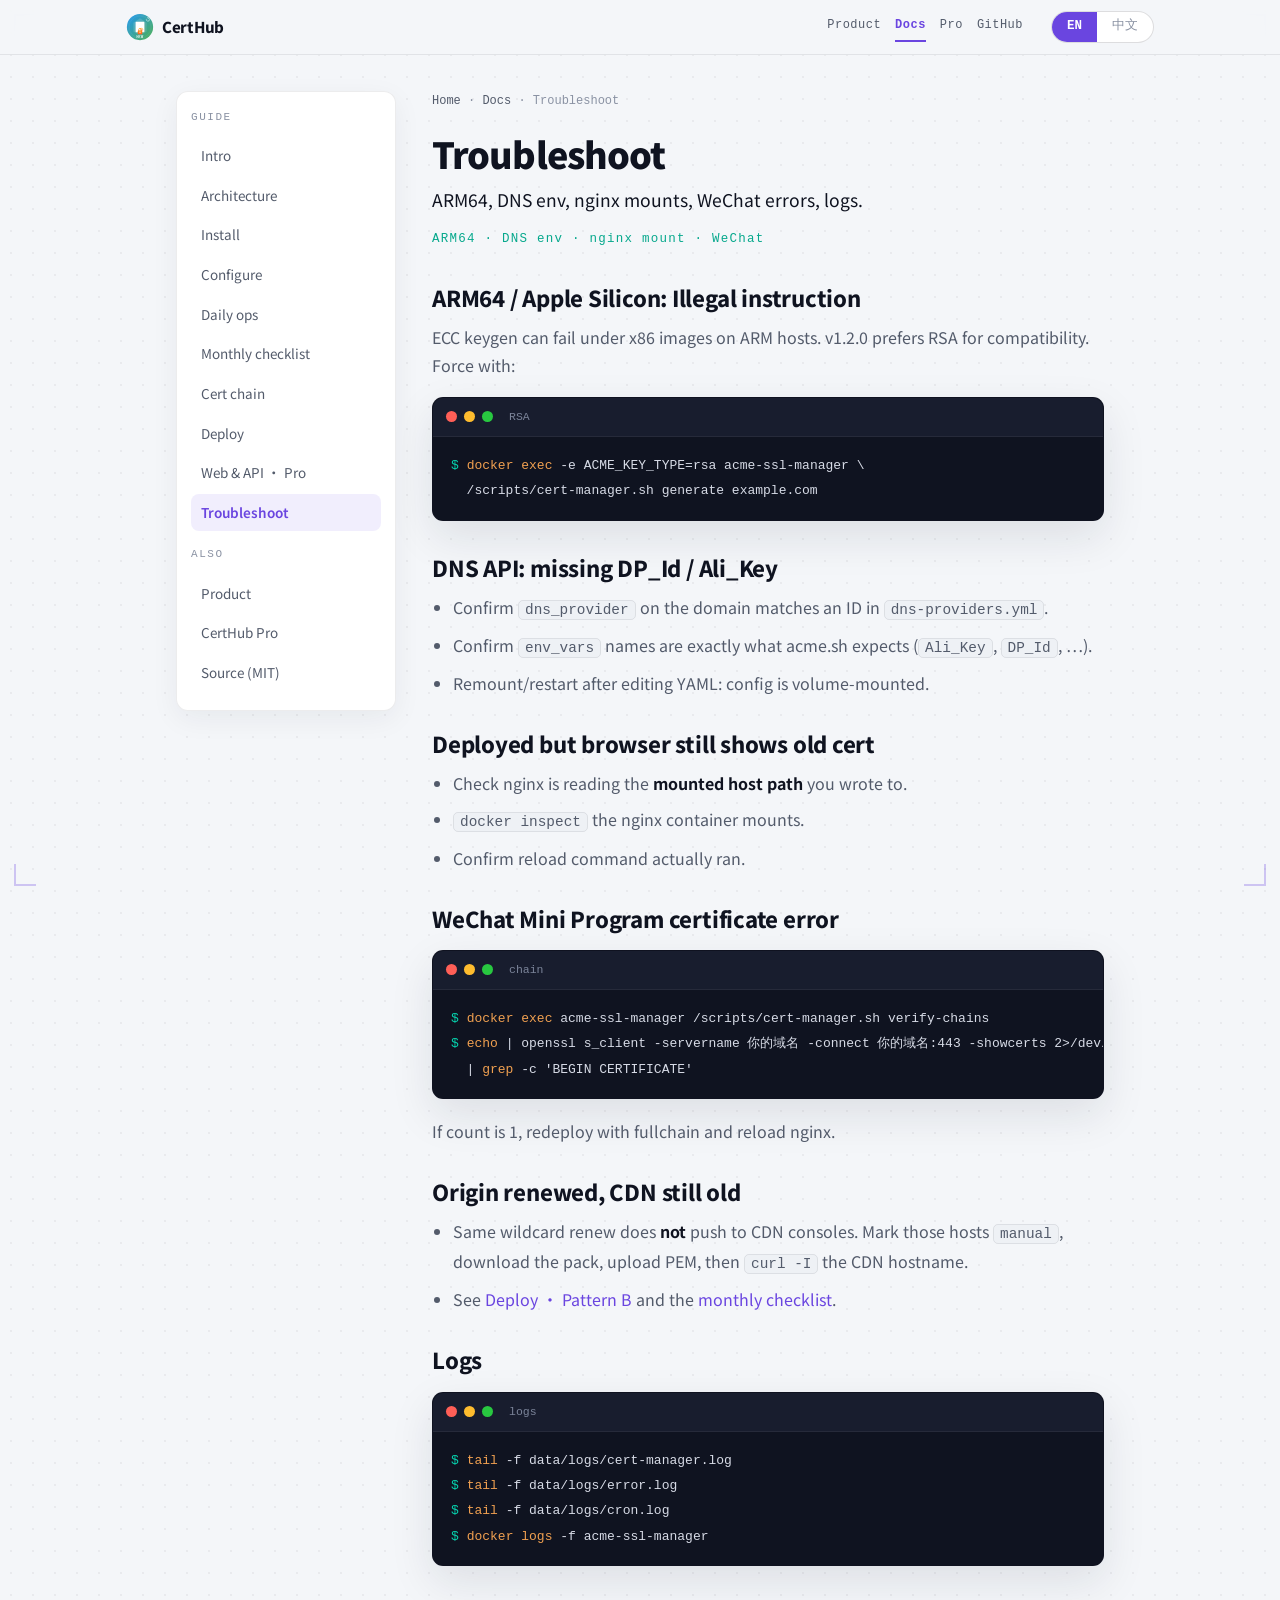
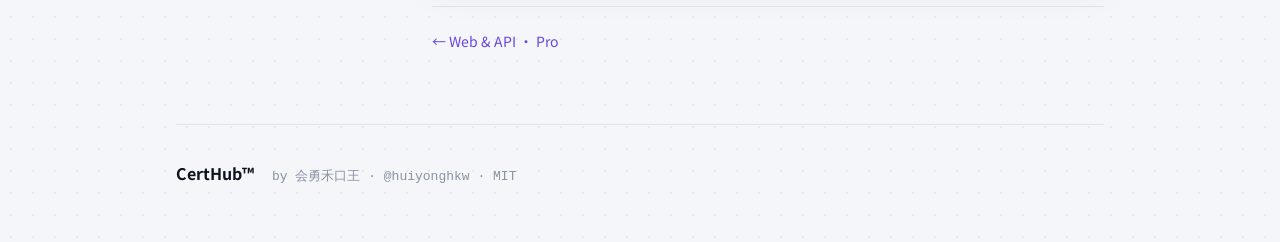
<file: docs/site/guide/troubleshoot.html>
<!DOCTYPE html>
<html lang="zh-CN" class="lang-zh">
<head>
<meta charset="utf-8">
<script>
(function(){try{var K='hkw-lang',q=null;try{q=new URLSearchParams(location.search).get('lang')}catch(e){}
if(q!=='zh'&&q!=='en')q=null;var s=q;if(!s)try{s=localStorage.getItem(K)}catch(e){}
if(s!=='zh'&&s!=='en')s=/^zh/i.test(navigator.language||'')?'zh':'en';
if(s==='zh')document.documentElement.classList.add('lang-zh');
else document.documentElement.classList.remove('lang-zh');
document.documentElement.lang=s==='zh'?'zh-CN':'en';
if(q)try{localStorage.setItem(K,q)}catch(e){}}catch(e){}})();
</script>
<meta name="viewport" content="width=device-width, initial-scale=1">
<title>Troubleshoot · CertHub</title>
<meta name="description" content="ARM64, DNS env, nginx mounts, WeChat errors, logs.">
<link rel="icon" href="../images/favicon.svg" type="image/svg+xml">
<link rel="stylesheet" href="../assets/site.css?v=20260810-8">
</head>
<body>
<div class="prog" id="prog"></div>
<div class="frame"><i></i><i></i><i></i><i></i></div>
<div class="masthead">
  <div class="wrap wrap-wide">
    <a class="mh-brand" href="../index.html"><img src="../images/favicon.svg" alt=""><b>CertHub</b></a>
    <nav class="mh-nav" aria-label="Primary">
      <a href="../index.html"><span class="en">Product</span><span class="zh">产品</span></a>
      <a href="index.html" aria-current="page"><span class="en">Docs</span><span class="zh">文档</span></a>
      <a href="../pricing.html"><span class="en">Pro</span><span class="zh">商业版</span></a>
      <a href="https://github.com/huiyonghkw/CertHub">GitHub</a>
    </nav>
    <div class="toggle" role="group" aria-label="Language">
      <button id="btn-en" aria-pressed="false">EN</button>
      <button id="btn-zh" aria-pressed="true">中文</button>
    </div>
  </div>
</div>
<div class="wrap"><div class="docgrid">
<aside class="side" aria-label="Docs">
  <div class="st"><span class="en">Guide</span><span class="zh">操作手册</span></div>
  <a href="index.html"><span class="en">Intro</span><span class="zh">简介</span></a>
  <a href="architecture.html"><span class="en">Architecture</span><span class="zh">系统架构</span></a>
  <a href="install.html"><span class="en">Install</span><span class="zh">安装部署</span></a>
  <a href="config.html"><span class="en">Configure</span><span class="zh">配置说明</span></a>
  <a href="daily.html"><span class="en">Daily ops</span><span class="zh">日常操作</span></a>
  <a href="checklist.html"><span class="en">Monthly checklist</span><span class="zh">每月换证</span></a>
  <a href="chain.html"><span class="en">Cert chain</span><span class="zh">证书链</span></a>
  <a href="cdn.html"><span class="en">Deploy</span><span class="zh">证书部署</span></a>
  <a href="web-api.html"><span class="en">Web & API · Pro</span><span class="zh">Web 与 API · Pro</span></a>
  <a href="troubleshoot.html" aria-current="page"><span class="en">Troubleshoot</span><span class="zh">排障</span></a>
  <div class="grp">
    <div class="st"><span class="en">Also</span><span class="zh">另见</span></div>
    <a href="../index.html"><span class="en">Product</span><span class="zh">产品首页</span></a>
    <a href="../pricing.html"><span class="en">CertHub Pro</span><span class="zh">商业版</span></a>
    <a href="https://github.com/huiyonghkw/CertHub"><span class="en">Source (MIT)</span><span class="zh">源码 (MIT)</span></a>
  </div>
</aside>
<article class="doc">
<div class="crumb"><a href="../index.html"><span class="en">Home</span><span class="zh">首页</span></a> · <a href="index.html"><span class="en">Docs</span><span class="zh">文档</span></a> · <span class="en">Troubleshoot</span><span class="zh">排障</span></div>
<h1><span class="en">Troubleshoot</span><span class="zh">排障</span></h1>
<p class="lead"><span class="en">ARM64, DNS env, nginx mounts, WeChat errors, logs.</span><span class="zh">ARM64、DNS 变量、nginx 挂载、小程序报错、日志。</span></p>

<div class="h2sub">ARM64 · DNS env · nginx mount · WeChat</div>

<h2><span class="en">ARM64 / Apple Silicon: Illegal instruction</span><span class="zh">ARM64 / Apple Silicon：Illegal instruction</span></h2>
<p><span class="en">ECC keygen can fail under x86 images on ARM hosts. v1.2.0 prefers RSA for compatibility. Force with:</span><span class="zh">在 ARM 宿主机跑 x86 镜像时，ECC 生成密钥可能失败。v1.2.0 会倾向 RSA 以提高兼容性。也可强制：</span></p>
<div class="term"><div class="bar"><i></i><i></i><i></i><span>RSA</span></div>
<pre class="sc"><span class="p">$</span> <span class="o">docker exec</span> -e ACME_KEY_TYPE=rsa acme-ssl-manager \
  /scripts/cert-manager.sh generate example.com</pre></div>

<h2><span class="en">DNS API: missing DP_Id / Ali_Key</span><span class="zh">DNS API：提示缺少 DP_Id / Ali_Key</span></h2>
<ul>
<li><span class="en">Confirm <code>dns_provider</code> on the domain matches an ID in <code>dns-providers.yml</code>.</span><span class="zh">确认域名上的 <code>dns_provider</code> 和 <code>dns-providers.yml</code> 里的 ID 一致。</span></li>
<li><span class="en">Confirm <code>env_vars</code> names are exactly what acme.sh expects (<code>Ali_Key</code>, <code>DP_Id</code>, …).</span><span class="zh">确认 <code>env_vars</code> 名称正是 acme.sh 要求的（如 <code>Ali_Key</code>、<code>DP_Id</code>）。</span></li>
<li><span class="en">Remount/restart after editing YAML: config is volume-mounted.</span><span class="zh">改完 YAML 后如未生效，重启容器；配置是卷挂载的。</span></li>
</ul>

<h2><span class="en">Deployed but browser still shows old cert</span><span class="zh">部署了但浏览器还是旧证书</span></h2>
<ul>
<li><span class="en">Check nginx is reading the <b>mounted host path</b> you wrote to.</span><span class="zh">确认 nginx 读的是你写入的<strong>宿主机挂载路径</strong>。</span></li>
<li><span class="en"><code>docker inspect</code> the nginx container mounts.</span><span class="zh">用 <code>docker inspect</code> 看 nginx 容器挂载。</span></li>
<li><span class="en">Confirm reload command actually ran.</span><span class="zh">确认 reload 命令确实执行成功。</span></li>
</ul>

<h2><span class="en">WeChat Mini Program certificate error</span><span class="zh">微信小程序证书错误</span></h2>
<div class="term"><div class="bar"><i></i><i></i><i></i><span>chain</span></div>
<pre class="sc"><span class="p">$</span> <span class="o">docker exec</span> acme-ssl-manager /scripts/cert-manager.sh verify-chains
<span class="p">$</span> <span class="o">echo</span> | openssl s_client -servername 你的域名 -connect 你的域名:443 -showcerts 2>/dev/null \
  | <span class="o">grep</span> -c 'BEGIN CERTIFICATE'</pre></div>
<p><span class="en">If count is 1, redeploy with fullchain and reload nginx.</span><span class="zh">如果只有 1 段，用完整证书链重新部署并 reload nginx。</span></p>

<h2><span class="en">Origin renewed, CDN still old</span><span class="zh">源站换了，CDN 还是旧证</span></h2>
<ul>
<li><span class="en">Same wildcard renew does <b>not</b> push to CDN consoles. Mark those hosts <code>manual</code>, download the pack, upload PEM, then <code>curl -I</code> the CDN hostname.</span><span class="zh">泛域名续期<strong>不会</strong>自动推到 CDN 控制台。这些主机标 <code>manual</code>，下包装 PEM 上传，再用 <code>curl -I</code> 验 CDN 主机名。</span></li>
<li><span class="en">See <a href="cdn.html">Deploy · Pattern B</a> and the <a href="checklist.html">monthly checklist</a>.</span><span class="zh">见<a href="cdn.html">证书部署 · 模式 B</a>与<a href="checklist.html">每月换证</a>。</span></li>
</ul>

<h2><span class="en">Logs</span><span class="zh">看日志</span></h2>
<div class="term"><div class="bar"><i></i><i></i><i></i><span>logs</span></div>
<pre class="sc"><span class="p">$</span> <span class="o">tail</span> -f data/logs/cert-manager.log
<span class="p">$</span> <span class="o">tail</span> -f data/logs/error.log
<span class="p">$</span> <span class="o">tail</span> -f data/logs/cron.log
<span class="p">$</span> <span class="o">docker logs</span> -f acme-ssl-manager</pre></div>

<div class="pager"><a href="web-api.html">← <span class="en">Web & API · Pro</span><span class="zh">Web 与 API · Pro</span></a><span></span></div>
</article>
</div></div>
<div class="wrap"><footer>
  <span class="brand">CertHub™</span>
  <span class="handle"><span class="en">by 会勇禾口王 · @huiyonghkw</span><span class="zh">作者 会勇禾口王 · @huiyonghkw</span> · MIT</span>
</footer></div>
<script src="../assets/site.js"></script>
</body>
</html>
</file>
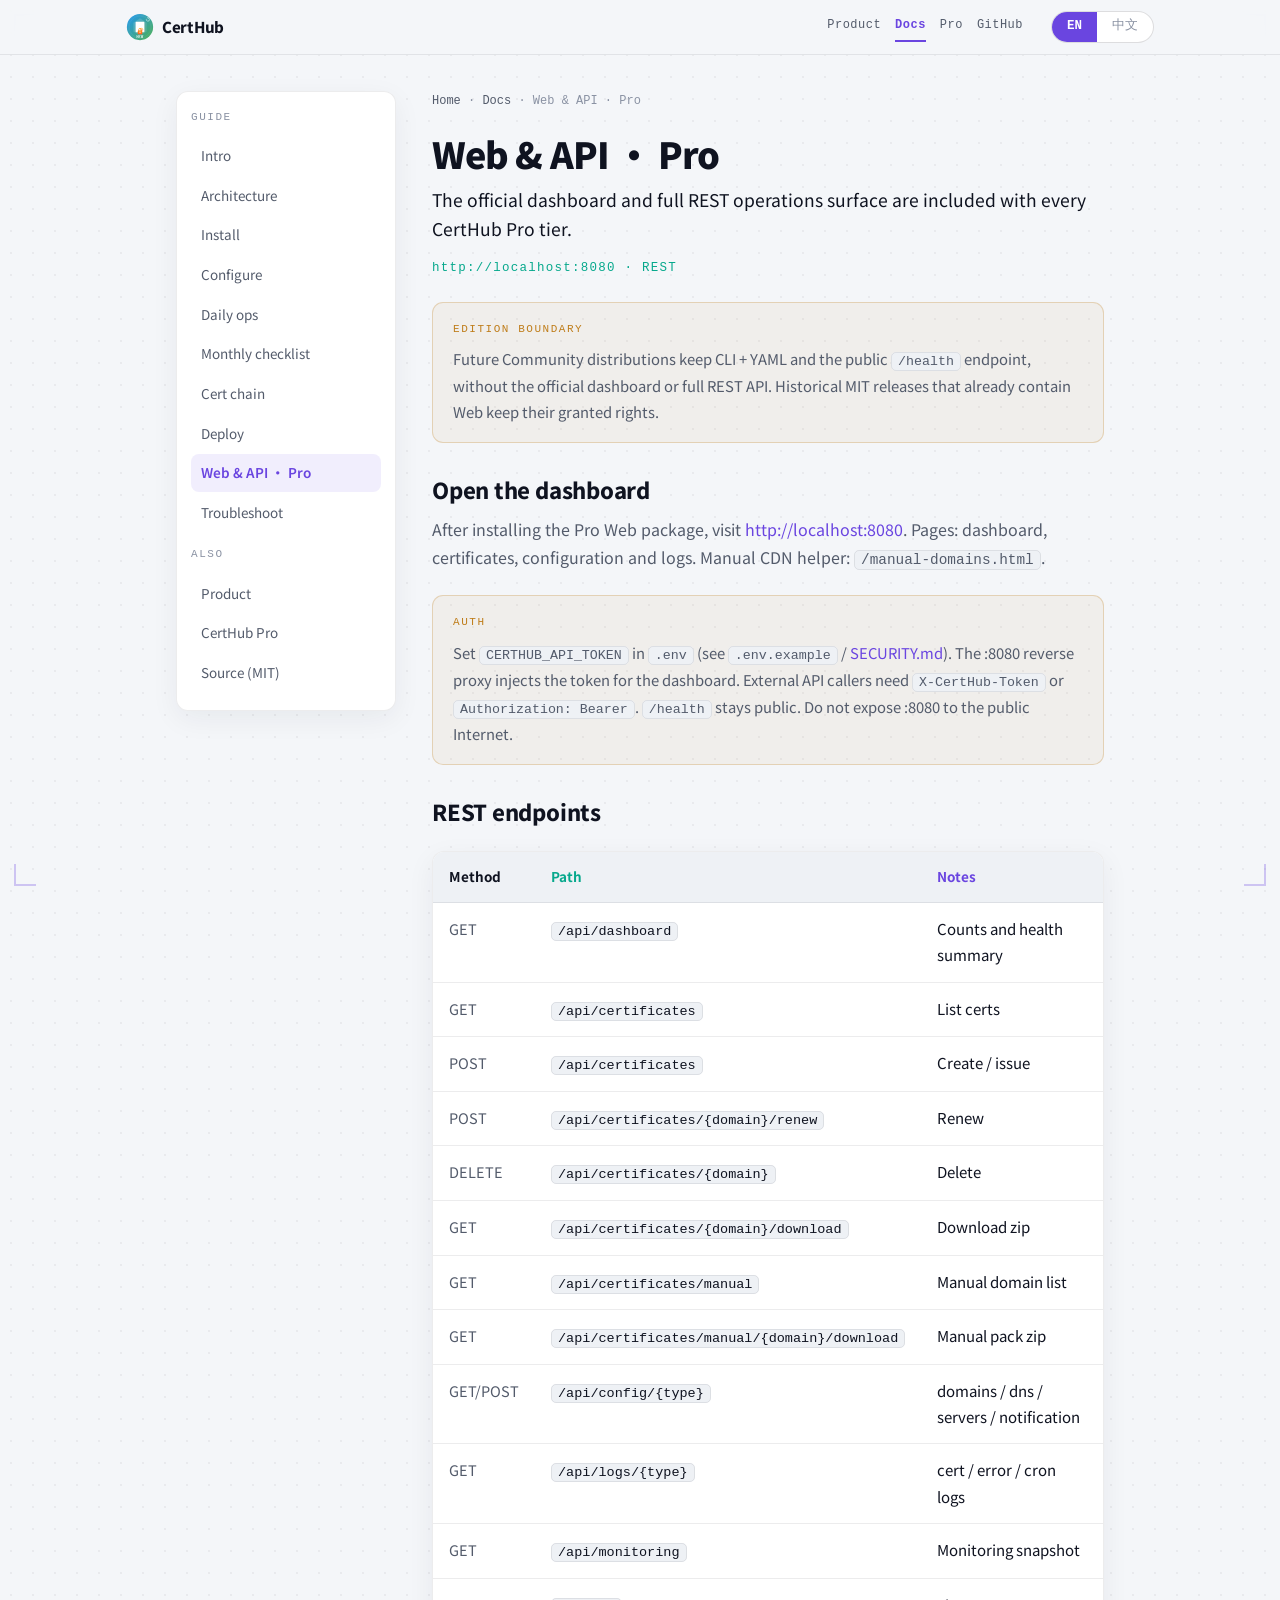
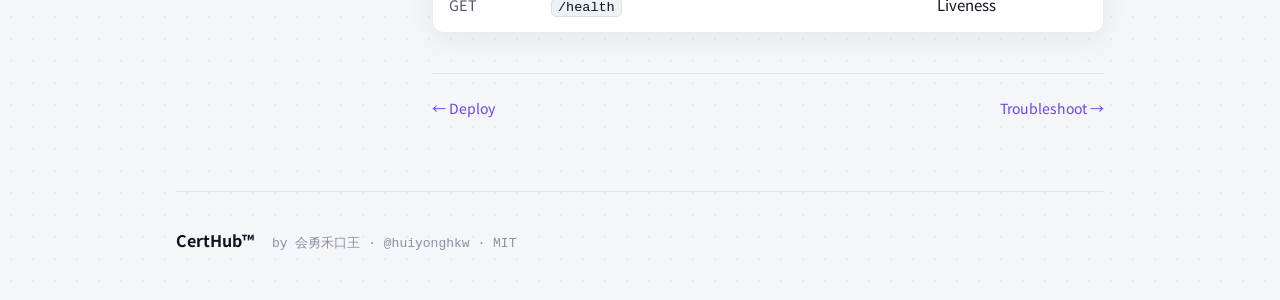
<file: docs/site/guide/web-api.html>
<!DOCTYPE html>
<html lang="zh-CN" class="lang-zh">
<head>
<meta charset="utf-8">
<script>
(function(){try{var K='hkw-lang',q=null;try{q=new URLSearchParams(location.search).get('lang')}catch(e){}
if(q!=='zh'&&q!=='en')q=null;var s=q;if(!s)try{s=localStorage.getItem(K)}catch(e){}
if(s!=='zh'&&s!=='en')s=/^zh/i.test(navigator.language||'')?'zh':'en';
if(s==='zh')document.documentElement.classList.add('lang-zh');
else document.documentElement.classList.remove('lang-zh');
document.documentElement.lang=s==='zh'?'zh-CN':'en';
if(q)try{localStorage.setItem(K,q)}catch(e){}}catch(e){}})();
</script>
<meta name="viewport" content="width=device-width, initial-scale=1">
<title>Web & API · CertHub Pro</title>
<meta name="description" content="CertHub Pro dashboard on :8080 and full REST endpoints. Community keeps the public /health liveness endpoint.">
<link rel="icon" href="../images/favicon.svg" type="image/svg+xml">
<link rel="stylesheet" href="../assets/site.css?v=20260810-8">
</head>
<body>
<div class="prog" id="prog"></div>
<div class="frame"><i></i><i></i><i></i><i></i></div>
<div class="masthead">
  <div class="wrap wrap-wide">
    <a class="mh-brand" href="../index.html"><img src="../images/favicon.svg" alt=""><b>CertHub</b></a>
    <nav class="mh-nav" aria-label="Primary">
      <a href="../index.html"><span class="en">Product</span><span class="zh">产品</span></a>
      <a href="index.html" aria-current="page"><span class="en">Docs</span><span class="zh">文档</span></a>
      <a href="../pricing.html"><span class="en">Pro</span><span class="zh">商业版</span></a>
      <a href="https://github.com/huiyonghkw/CertHub">GitHub</a>
    </nav>
    <div class="toggle" role="group" aria-label="Language">
      <button id="btn-en" aria-pressed="false">EN</button>
      <button id="btn-zh" aria-pressed="true">中文</button>
    </div>
  </div>
</div>
<div class="wrap"><div class="docgrid">
<aside class="side" aria-label="Docs">
  <div class="st"><span class="en">Guide</span><span class="zh">操作手册</span></div>
  <a href="index.html"><span class="en">Intro</span><span class="zh">简介</span></a>
  <a href="architecture.html"><span class="en">Architecture</span><span class="zh">系统架构</span></a>
  <a href="install.html"><span class="en">Install</span><span class="zh">安装部署</span></a>
  <a href="config.html"><span class="en">Configure</span><span class="zh">配置说明</span></a>
  <a href="daily.html"><span class="en">Daily ops</span><span class="zh">日常操作</span></a>
  <a href="checklist.html"><span class="en">Monthly checklist</span><span class="zh">每月换证</span></a>
  <a href="chain.html"><span class="en">Cert chain</span><span class="zh">证书链</span></a>
  <a href="cdn.html"><span class="en">Deploy</span><span class="zh">证书部署</span></a>
  <a href="web-api.html" aria-current="page"><span class="en">Web & API · Pro</span><span class="zh">Web 与 API · Pro</span></a>
  <a href="troubleshoot.html"><span class="en">Troubleshoot</span><span class="zh">排障</span></a>
  <div class="grp">
    <div class="st"><span class="en">Also</span><span class="zh">另见</span></div>
    <a href="../index.html"><span class="en">Product</span><span class="zh">产品首页</span></a>
    <a href="../pricing.html"><span class="en">CertHub Pro</span><span class="zh">商业版</span></a>
    <a href="https://github.com/huiyonghkw/CertHub"><span class="en">Source (MIT)</span><span class="zh">源码 (MIT)</span></a>
  </div>
</aside>
<article class="doc">
<div class="crumb"><a href="../index.html"><span class="en">Home</span><span class="zh">首页</span></a> · <a href="index.html"><span class="en">Docs</span><span class="zh">文档</span></a> · <span class="en">Web & API · Pro</span><span class="zh">Web 与 API · Pro</span></div>
<h1><span class="en">Web & API · Pro</span><span class="zh">Web 与 API · Pro</span></h1>
<p class="lead"><span class="en">The official dashboard and full REST operations surface are included with every CertHub Pro tier.</span><span class="zh">官方 Web 控制台与完整 REST 操作面包含在所有 CertHub Pro 档位中。</span></p>

<div class="h2sub">http://localhost:8080 · REST</div>
<div class="ask"><span class="lb"><span class="en">edition boundary</span><span class="zh">版本边界</span></span><span class="en">Future Community distributions keep CLI + YAML and the public <code>/health</code> endpoint, without the official dashboard or full REST API. Historical MIT releases that already contain Web keep their granted rights.</span><span class="zh">未来 Community 发行版保留 CLI、YAML 与公开的 <code>/health</code>，不包含官方控制台和完整 REST API。历史 MIT 版本中已经发布的 Web 代码仍保留既有授权。</span></div>
<h2><span class="en">Open the dashboard</span><span class="zh">打开控制台</span></h2>
<p><span class="en">After installing the Pro Web package, visit <a href="http://localhost:8080">http://localhost:8080</a>. Pages: dashboard, certificates, configuration and logs. Manual CDN helper: <code>/manual-domains.html</code>.</span><span class="zh">安装 Pro Web 包后打开 <a href="http://localhost:8080">http://localhost:8080</a>。页面包含仪表盘、证书、配置和日志；CDN 手动辅助页为 <code>/manual-domains.html</code>。</span></p>
<div class="ask"><span class="lb"><span class="en">auth</span><span class="zh">鉴权</span></span>
<span class="en">Set <code>CERTHUB_API_TOKEN</code> in <code>.env</code> (see <code>.env.example</code> / <a href="https://github.com/huiyonghkw/CertHub/blob/main/SECURITY.md">SECURITY.md</a>). The :8080 reverse proxy injects the token for the dashboard. External API callers need <code>X-CertHub-Token</code> or <code>Authorization: Bearer</code>. <code>/health</code> stays public. Do not expose :8080 to the public Internet.</span>
<span class="zh">在 <code>.env</code> 设 <code>CERTHUB_API_TOKEN</code>（见 <code>.env.example</code> / <a href="https://github.com/huiyonghkw/CertHub/blob/main/SECURITY.md">SECURITY.md</a>）。8080 反代会给控制台注入 token；外部调 API 需带 <code>X-CertHub-Token</code> 或 <code>Authorization: Bearer</code>。<code>/health</code> 仍公开。不要把 :8080 直接暴露到公网。</span>
</div>

<h2><span class="en">REST endpoints</span><span class="zh">REST 接口</span></h2>
<div class="tablewrap"><table>
<thead><tr><th>Method</th><th>Path</th><th><span class="en">Notes</span><span class="zh">说明</span></th></tr></thead>
<tbody>
<tr><td>GET</td><td><code>/api/dashboard</code></td><td><span class="en">Counts and health summary</span><span class="zh">数量与健康摘要</span></td></tr>
<tr><td>GET</td><td><code>/api/certificates</code></td><td><span class="en">List certs</span><span class="zh">证书列表</span></td></tr>
<tr><td>POST</td><td><code>/api/certificates</code></td><td><span class="en">Create / issue</span><span class="zh">创建 / 申请</span></td></tr>
<tr><td>POST</td><td><code>/api/certificates/{domain}/renew</code></td><td><span class="en">Renew</span><span class="zh">续期</span></td></tr>
<tr><td>DELETE</td><td><code>/api/certificates/{domain}</code></td><td><span class="en">Delete</span><span class="zh">删除</span></td></tr>
<tr><td>GET</td><td><code>/api/certificates/{domain}/download</code></td><td><span class="en">Download zip</span><span class="zh">下载压缩包</span></td></tr>
<tr><td>GET</td><td><code>/api/certificates/manual</code></td><td><span class="en">Manual domain list</span><span class="zh">手动域名列表</span></td></tr>
<tr><td>GET</td><td><code>/api/certificates/manual/{domain}/download</code></td><td><span class="en">Manual pack zip</span><span class="zh">手动包 ZIP</span></td></tr>
<tr><td>GET/POST</td><td><code>/api/config/{type}</code></td><td><span class="en">domains / dns / servers / notification</span><span class="zh">域名 / DNS / 服务器 / 通知</span></td></tr>
<tr><td>GET</td><td><code>/api/logs/{type}</code></td><td><span class="en">cert / error / cron logs</span><span class="zh">证书 / 错误 / 定时日志</span></td></tr>
<tr><td>GET</td><td><code>/api/monitoring</code></td><td><span class="en">Monitoring snapshot</span><span class="zh">监控快照</span></td></tr>
<tr><td>GET</td><td><code>/health</code></td><td><span class="en">Liveness</span><span class="zh">存活检查</span></td></tr>
</tbody></table></div>

<div class="pager"><a href="cdn.html">← <span class="en">Deploy</span><span class="zh">证书部署</span></a><a href="troubleshoot.html"><span class="en">Troubleshoot</span><span class="zh">排障</span> →</a></div>
</article>
</div></div>
<div class="wrap"><footer>
  <span class="brand">CertHub™</span>
  <span class="handle"><span class="en">by 会勇禾口王 · @huiyonghkw</span><span class="zh">作者 会勇禾口王 · @huiyonghkw</span> · MIT</span>
</footer></div>
<script src="../assets/site.js"></script>
</body>
</html>
</file>
<file: docs/site/assets/site.css>
/* CertHub product site — visual DNA from OneLook / V1科技白
   字体：自托管 HKW Sans SC 子集（OFL），不走 CDN。
   语义色：绿=自动化闭环 · 紫=证书链/安全 · 琥珀=诚实边界/手动CDN */
@font-face{
  font-family:'HKW Sans SC';
  /* ?v= 改完 subset 就 bump，避免浏览器死守旧子集（缺字→PingFang→标题发虚） */
  src:url('../fonts/hkw-sans-sc-subset.woff2?v=20260809bc') format('woff2-variations'),
      url('../fonts/hkw-sans-sc-subset.woff2?v=20260809bc') format('woff2');
  font-weight:100 900;   /* 可变轴范围，一个文件供全部字重 */
  font-style:normal;
  font-display:swap;
}

/* ============ V1科技白 token（v1-base.md 第16.1节）============ */
:root{
  --bg:#f4f6f9;          /* 冷调亮灰白，⛔ 别用纯白 */
  --surface:#ffffff;
  --surface2:#eef1f5;
  --border:rgba(15,20,30,.08);
  --border2:rgba(15,20,30,.14);
  --text:#0f1320;        /* 冷近黑，⛔ 别纯黑 */
  --text2:#535b6b;
  --text3:#8a92a3;
  --accent:#06a88c;      /* 绿 · 核心概念 */
  --accent2:#6a45e0;     /* 紫 · 强调色 */
  --accent3:#bf7d1a;     /* 琥珀 · 提醒 / 边界 */
  --danger:#d23f4d;
  --shadow:0 8px 28px rgba(20,30,50,.06);
  --shadow2:0 16px 44px rgba(20,30,50,.10);
  /* 正文拉丁仍可走系统 SF Pro；标题走 --font-display，中英同族避免「OneLook 比中文粗」。 */
  --font:-apple-system,BlinkMacSystemFont,'Inter','HKW Sans SC','PingFang SC','Microsoft YaHei',system-ui,sans-serif;
  --font-display:'HKW Sans SC',-apple-system,BlinkMacSystemFont,'PingFang SC','Microsoft YaHei',system-ui,sans-serif;
  --mono:'JetBrains Mono','SF Mono',SFMono-Regular,Menlo,Consolas,ui-monospace,monospace;
}
*{box-sizing:border-box}
html{-webkit-text-size-adjust:100%;scroll-behavior:smooth}
body{
  margin:0;background:var(--bg);color:var(--text);font-family:var(--font);
  font-size:16px;line-height:1.75;-webkit-font-smoothing:antialiased;
  /* 极淡点阵蓝图底（第16.2节）：亮底的质感来源，替代暗版的光球+噪点 */
  background-image:radial-gradient(circle,rgba(15,20,30,.05) 1px,transparent 1px);
  background-size:22px 22px;
}
a{color:var(--accent2);text-decoration:none}
a:hover{text-decoration:underline}
a:focus-visible,button:focus-visible,summary:focus-visible{outline:3px solid rgba(106,69,224,.32);outline-offset:3px;border-radius:6px}
img{max-width:100%;height:auto;display:block}
code{font-family:var(--mono);font-size:.9em;background:var(--surface2);
     padding:1px 6px;border-radius:5px;border:1px solid var(--border)}

.wrap{max-width:980px;margin:0 auto;padding:0 26px}

/* ---- 顶部滚动进度条（绿→紫）---- */
.prog{position:fixed;top:0;left:0;height:2px;width:0;z-index:60;
      background:linear-gradient(90deg,var(--accent),var(--accent2))}

/* ---- 四角取景框（第4.4节）---- */
.frame{position:fixed;inset:14px;pointer-events:none;z-index:5}
.frame i{position:absolute;width:22px;height:22px;border:2px solid var(--accent2);opacity:.28}
.frame i:nth-child(1){top:0;left:0;border-right:0;border-bottom:0}
.frame i:nth-child(2){top:0;right:0;border-left:0;border-bottom:0}
.frame i:nth-child(3){bottom:0;left:0;border-right:0;border-top:0}
.frame i:nth-child(4){bottom:0;right:0;border-left:0;border-top:0}
@media(max-width:760px){.frame{display:none}}

/* ---- 粘顶报头 masthead ---- */
.masthead{position:sticky;top:0;z-index:40;background:rgba(244,246,249,.88);
          backdrop-filter:blur(10px);border-bottom:1px solid var(--border)}
.masthead .wrap{display:flex;align-items:center;justify-content:space-between;
                gap:16px;padding-top:11px;padding-bottom:11px}
.mh-l{font-family:var(--mono);font-size:12.5px;color:var(--text2);letter-spacing:.04em}
.mh-l b{color:var(--text);font-weight:600}
.mh-l s{text-decoration:none;color:var(--text3);margin:0 7px}
.toggle{display:flex;border:1px solid var(--border2);border-radius:999px;overflow:hidden;background:var(--surface)}
.toggle button{background:none;border:0;color:var(--text3);font:inherit;font-size:12.5px;
               padding:4px 15px;cursor:pointer;font-family:var(--mono)}
/* 选中态跟 html.lang-zh 走（head 里同步 boot 就能在首屏对），不单靠 JS 改 aria */
.toggle #btn-en{background:var(--accent2);color:#fff;font-weight:600}
html.lang-zh .toggle #btn-en{background:none;color:var(--text3);font-weight:400}
html.lang-zh .toggle #btn-zh{background:var(--accent2);color:#fff;font-weight:600}

/* ---- 语言层：两份文案都在 DOM 里，切 html 上的 class ----
   ⭐ head 内联 boot 必须在首屏前加上/去掉 lang-zh，否则每点一次侧栏都会先闪英文 */
.zh{display:none!important}
html.lang-zh .en{display:none!important}
html.lang-zh .zh{display:inline!important}

/* ---- 章节 ---- */
main{counter-reset:sec}
section{padding:70px 0;border-top:1px solid var(--border);position:relative}
section:first-child{border-top:0;padding-top:52px}
h1,h2,h3{line-height:1.28;margin:0 0 16px;letter-spacing:-.01em;font-family:var(--font-display)}
h1{font-size:clamp(32px,5.2vw,50px);font-weight:900;letter-spacing:-.025em}
/* 标题关键词绿→紫渐字（第16.2节 第3条）：亮底上很出彩 */
h1 .hl{background:linear-gradient(100deg,var(--accent),var(--accent2));
       -webkit-background-clip:text;background-clip:text;
       -webkit-text-fill-color:transparent;color:transparent;
       font-weight:700;
       -webkit-text-stroke:0;paint-order:normal}
/* 中文标题关键词：走专用渐变，强覆盖旧样式，避免描边/合成造成重影 */
html.lang-zh h1 .hl{
  display:inline-block;
  font-family:var(--font-display);
  font-synthesis:none;
  background:linear-gradient(90deg,#06a88c 0%,#2f8fd3 52%,#6a45e0 100%) !important;
  -webkit-background-clip:text !important;
  background-clip:text !important;
  -webkit-text-fill-color:transparent !important;
  color:transparent !important;
  -webkit-text-stroke:0 !important;
  paint-order:normal !important;
  text-shadow:none !important;
  filter:none !important;
  font-weight:900;
  letter-spacing:-.01em;
}
h2{font-size:clamp(23px,3.3vw,31px);font-weight:800;position:relative;z-index:1}
/* 每节背后的巨型幽灵序号（counter 自动递增，不用手填） */
h2::after{counter-increment:sec;content:counter(sec,decimal-leading-zero);
          position:absolute;right:-6px;top:50%;transform:translateY(-52%);
          font-family:var(--mono);font-size:118px;font-weight:700;
          color:var(--text);opacity:.06;z-index:-1;pointer-events:none;line-height:1}
h3{font-size:16.5px;font-weight:700}
p{margin:0 0 16px;color:var(--text2)}
.dek{font-size:clamp(17px,2.1vw,20.5px);color:var(--text);max-width:70ch;line-height:1.7}
.dek b{font-family:var(--font-display);font-weight:800}
.muted{color:var(--text3);font-size:14px;line-height:1.7}

/* ---- mono 眉标 + 渐变短横 ---- */
.eyebrow{display:flex;align-items:center;gap:12px;font-family:var(--mono);
         font-size:11.5px;letter-spacing:.22em;text-transform:uppercase;
         color:var(--accent2);margin-bottom:16px}
/* ⛔ 只给装饰短横上尺寸。文案若也包在 span.en/.zh 里，别用 `.eyebrow span`，
   否则会被压成 height:2px，叠到后面的 h2 上（CertHub 产品页踩过）。 */
.eyebrow > span:first-child{flex:0 0 54px;height:2px;border-radius:2px;
              background:linear-gradient(90deg,var(--accent2),transparent)}
.eyebrow .en,.eyebrow .zh{flex:0 1 auto;height:auto;letter-spacing:.22em}
/* h2 下的 mono 副标题 */
.h2sub{font-family:var(--mono);font-size:12.5px;letter-spacing:.1em;
       color:var(--accent);margin:-8px 0 22px}
.h2sub.w{color:var(--accent3)}

/* ---- 按钮 ---- */
.btns{display:flex;flex-wrap:wrap;gap:12px;margin:30px 0 0}
.btn{display:inline-block;padding:12px 24px;border-radius:9px;font-weight:600;
     font-size:15px;border:1px solid var(--border2);color:var(--text);
     background:var(--surface);box-shadow:var(--shadow);transition:transform .15s,box-shadow .15s}
.btn:hover{text-decoration:none;transform:translateY(-2px);box-shadow:var(--shadow2)}
.btn-primary{background:var(--accent2);border-color:var(--accent2);color:#fff}
.btn-primary:hover{background:#5a37c8;border-color:#5a37c8}

/* ---- readout 三槽数据台（发光方点）---- */
.readout{display:grid;grid-template-columns:repeat(3,1fr);gap:1px;margin:34px 0 0;
         background:var(--border);border:1px solid var(--border);border-radius:11px;overflow:hidden}
.readout div{background:var(--surface);padding:16px 18px}
.readout .k{font-family:var(--mono);font-size:11px;letter-spacing:.14em;
            text-transform:uppercase;color:var(--text3);display:flex;align-items:center;gap:7px}
.readout .k::before{content:'';width:7px;height:7px;border-radius:2px;background:var(--accent);
                    box-shadow:0 0 0 3px rgba(6,168,140,.14)}
.readout div:nth-child(2) .k::before{background:var(--accent2);box-shadow:0 0 0 3px rgba(106,69,224,.14)}
.readout div:nth-child(3) .k::before{background:var(--accent3);box-shadow:0 0 0 3px rgba(191,125,26,.14)}
.readout .v{font-size:18px;font-weight:700;margin-top:5px;line-height:1.4}
.readout .v em{font-style:normal;font-family:var(--mono);color:var(--accent2)}
@media(max-width:700px){.readout{grid-template-columns:1fr}}

/* ---- mock 终端窗口：终端题的视觉锚点（memory xhs-v1-baseline-and-terminal-anchor）---- */
.term{border:1px solid var(--border2);border-radius:11px;overflow:hidden;
      box-shadow:var(--shadow2);margin:26px 0;background:#0f1320}
.term .bar{display:flex;align-items:center;gap:7px;padding:9px 13px;
           background:#181d2e;border-bottom:1px solid rgba(255,255,255,.06)}
.term .bar i{width:11px;height:11px;border-radius:50%;display:block}
.term .bar i:nth-child(1){background:#ff5f57}
.term .bar i:nth-child(2){background:#febc2e}
.term .bar i:nth-child(3){background:#28c840}
.term .bar span{margin-left:9px;font-family:var(--mono);font-size:11.5px;color:#7b8499}
/* ⚠️ white-space:pre 是必须的，否则多行提示符会挤成一坨 */
.term .sc{margin:0;padding:16px 18px;font-family:var(--mono);font-size:13px;
          line-height:1.95;color:#d7dbe6;white-space:pre;overflow-x:auto}
.term .p{color:#06d3ae}    /* 提示符 */
.term .o{color:#f0a050}    /* 命令 */
.term .cm{color:#6b7488}   /* 注释 */
.term .ok{color:#28c840}

/* ---- FIG 图表框 ---- */
.fig{background:var(--surface);border:1px solid var(--border);border-radius:12px;
     overflow:hidden;box-shadow:var(--shadow);transition:transform .18s,box-shadow .18s}
.fig:hover{transform:translateY(-2px);box-shadow:var(--shadow2)}
.fig .hd{display:flex;align-items:center;justify-content:space-between;gap:10px;
         padding:10px 14px;border-bottom:1px solid var(--border);background:var(--surface2)}
.fig .no{font-family:var(--mono);font-size:11px;letter-spacing:.14em;color:var(--text3)}
.fig .cap{padding:11px 14px;font-size:13.5px;color:var(--text2);border-top:1px solid var(--border)}
.fig .cap b{color:var(--text)}
.cmp{display:grid;grid-template-columns:1fr 1fr;gap:18px;margin:28px 0 10px}
@media(max-width:760px){.cmp{grid-template-columns:1fr}}
.tag{display:inline-block;font-size:10.5px;font-family:var(--mono);padding:2px 8px;
     border-radius:5px;letter-spacing:.06em;text-transform:uppercase}
.tag-free{background:rgba(6,168,140,.10);color:var(--accent);border:1px solid rgba(6,168,140,.28)}
.tag-paid{background:rgba(106,69,224,.10);color:var(--accent2);border:1px solid rgba(106,69,224,.28)}

/* ---- pull 渐变顶杠金句 ---- */
.pull{margin:34px 0;padding:24px 0 0;border-top:3px solid transparent;
      border-image:linear-gradient(90deg,var(--accent),var(--accent2)) 1;
      font-family:var(--font-display);
      font-size:clamp(19px,2.5vw,25px);font-weight:900;line-height:1.55;color:var(--text)}
.pull em{font-style:normal;color:var(--accent2)}

/* ---- rows 方徽卡（⛔ 不用左侧彩色竖条）---- */
.rows{display:grid;gap:13px;margin:26px 0}
.row{display:grid;grid-template-columns:38px 1fr;gap:15px;background:var(--surface);
     border:1px solid var(--border);border-radius:11px;padding:17px 19px;
     box-shadow:var(--shadow);transition:transform .18s,box-shadow .18s}
.row:hover{transform:translateY(-2px);box-shadow:var(--shadow2)}
.row .sq{width:38px;height:38px;border-radius:9px;display:flex;align-items:center;
         justify-content:center;font-family:var(--mono);font-size:13px;font-weight:700;
         background:rgba(6,168,140,.09);color:var(--accent);border:1px solid rgba(6,168,140,.24)}
.row.v .sq{background:rgba(106,69,224,.09);color:var(--accent2);border-color:rgba(106,69,224,.24)}
.row .tt{font-weight:700;margin-bottom:3px}
.row .ds{font-size:14.5px;color:var(--text2);line-height:1.7}
.row .ds code{font-size:.88em}

/* ---- 分档表 ---- */
.tablewrap{overflow-x:auto;margin:26px 0;border:1px solid var(--border);
           border-radius:12px;background:var(--surface);box-shadow:var(--shadow)}
table{border-collapse:collapse;width:100%;min-width:600px;font-size:15px}
th,td{text-align:left;padding:13px 16px;border-bottom:1px solid var(--border);vertical-align:top}
tbody tr:last-child td{border-bottom:0}
thead th{background:var(--surface2);font-size:13.5px;white-space:nowrap;font-weight:700}
thead th:nth-child(2){color:var(--accent)}
thead th:nth-child(3){color:var(--accent2)}
tbody td:first-child{color:var(--text2);font-size:14.5px}
td.y{color:var(--accent);font-weight:700;font-family:var(--mono)}
td.v{color:var(--accent2);font-weight:700;font-family:var(--mono)}
td.n{color:var(--text3);font-family:var(--mono)}
.price{font-family:var(--mono);font-weight:700}

/* ---- 琥珀提醒框（第4.3节 .ask · 用于诚实边界）---- */
.ask{background:rgba(191,125,26,.06);border:1px solid rgba(191,125,26,.26);
     border-radius:11px;padding:17px 20px;margin:22px 0;font-size:14.8px;color:var(--text2);line-height:1.75}
.ask b{color:var(--text)}
.ask .lb{font-family:var(--mono);font-size:11px;letter-spacing:.14em;text-transform:uppercase;
         color:var(--accent3);display:block;margin-bottom:7px}

/* ---- 收款/联系区（若页面有） ---- */
.buy{background:var(--surface);border:1px solid var(--border2);border-radius:14px;
     padding:30px;box-shadow:var(--shadow2)}
/* 付款 / 加我 分两组，各带一个序号抬头，跟上面 01·02 两步对上 */
.qrgrp{margin:26px 0 0}
.ghd{display:flex;align-items:center;gap:10px;font-family:var(--mono);font-size:11.5px;
     letter-spacing:.14em;text-transform:uppercase;color:var(--text3)}
.ghd .n{display:inline-flex;align-items:center;justify-content:center;width:22px;height:22px;
        border-radius:6px;background:rgba(106,69,224,.09);color:var(--accent2);
        border:1px solid rgba(106,69,224,.24);font-weight:700;font-size:11px;letter-spacing:0}
.qr{display:flex;flex-wrap:wrap;gap:24px;margin:14px 0 4px;align-items:flex-start}
.qrbox{text-align:center}
/* 200px 不是随便定的：收款码要能被手机从屏幕上一次扫中，再小就得让人放大。
   ⚠️ 高度也钉死 + object-fit:contain —— 两张码是从不同海报裁的，比例不一样，
   只钉宽度会让两张卡一高一矮、下面的标签跟着错位。留白是白底对白底，看不出来。 */
.qrbox img{width:200px;height:200px;object-fit:contain;border-radius:11px;background:#fff;
           border:1px solid var(--border2);padding:6px}
.qrbox .lbl{margin-top:10px;font-size:13.5px;color:var(--text2)}
.qrbox .lbl b{color:var(--text)}
/* 微信号卡：联系二维码还没给，先用大字号顶上 —— 线上留一个虚线占位框比没有更难看 */
.wxid{flex:1;min-width:224px;align-self:stretch;display:flex;flex-direction:column;
      justify-content:center;background:var(--surface2);border:1px solid var(--border);
      border-radius:11px;padding:20px 22px}
.wxid .k{font-family:var(--mono);font-size:11px;letter-spacing:.14em;
         text-transform:uppercase;color:var(--text3)}
.wxid .id{font-family:var(--mono);font-size:27px;font-weight:700;color:var(--accent2);
          margin:7px 0 8px;letter-spacing:-.01em}
.wxid .n{font-size:13.5px;color:var(--text2);line-height:1.7}

ul{margin:0 0 16px;padding-left:21px;color:var(--text2)}
li{margin-bottom:8px;line-height:1.75}
li b{color:var(--text)}

footer{border-top:1px solid var(--border);padding:34px 0 60px;
       display:flex;flex-wrap:wrap;gap:8px 18px;align-items:baseline}
.brand{font-weight:700;color:var(--text)}
.handle{font-family:var(--mono);font-size:13px;color:var(--text3)}

/* ---- 滚动入场 ---- */
/* ⛔ 只做位移，绝不动 opacity —— 观察器没跑起来时控 opacity 会让整页后半永远看不见 */
.pre{transform:translateY(16px);transition:transform .55s cubic-bezier(.22,.61,.36,1)}
.in{transform:none}
@media(prefers-reduced-motion:reduce){.pre{transform:none;transition:none}}
@media(prefers-reduced-motion:reduce){html{scroll-behavior:auto}.btn,.look-tab{transition:none}.btn:hover,.look-tab:hover{transform:none}}


/* ---- Site nav (multi-page docs) ---- */
.mh-nav{display:flex;flex-wrap:wrap;align-items:center;gap:4px 14px;flex:1;justify-content:flex-end;margin:0 12px}
.mh-nav a{font-family:var(--mono);font-size:12px;letter-spacing:.04em;color:var(--text2);text-decoration:none;padding:4px 0;border-bottom:2px solid transparent}
.mh-nav a:hover{color:var(--text);text-decoration:none}
.mh-nav a[aria-current="page"]{color:var(--accent2);border-bottom-color:var(--accent2);font-weight:600}
@media(max-width:820px){
  .masthead .wrap{flex-wrap:wrap}
  .mh-nav{order:3;width:100%;justify-content:flex-start;margin:4px 0 0;gap:4px 12px}
}

/* ---- Docs layout ---- */
.docgrid{display:grid;grid-template-columns:220px 1fr;gap:36px;padding:36px 0 70px;align-items:start}
.doc{min-width:0}
@media(max-width:860px){.docgrid{grid-template-columns:1fr}}
.side{position:sticky;top:64px;background:var(--surface);border:1px solid var(--border);border-radius:12px;padding:16px 14px;box-shadow:var(--shadow)}
@media(max-width:860px){
  .side{position:static;display:flex;gap:6px;overflow-x:auto;white-space:nowrap;padding:10px;margin-bottom:18px;scrollbar-width:thin}
  .side .st{display:none}
  .side a{flex:0 0 auto;margin:0}
  .side .grp{display:contents}
}
.side .st{font-family:var(--mono);font-size:11px;letter-spacing:.14em;text-transform:uppercase;color:var(--text3);margin:0 0 10px}
.side a{display:block;padding:7px 10px;border-radius:8px;font-size:13.5px;color:var(--text2);text-decoration:none;margin-bottom:2px}
.side a:hover{background:var(--surface2);color:var(--text);text-decoration:none}
.side a[aria-current="page"]{background:rgba(106,69,224,.09);color:var(--accent2);font-weight:600}
.side .grp{margin-top:14px}
.doc h1{font-size:clamp(26px,4vw,36px);margin-bottom:10px}
.doc .lead{font-size:17.5px;color:var(--text);max-width:68ch;margin-bottom:22px;line-height:1.65}
.doc h2{font-size:22px;margin:32px 0 12px}
.doc h2::after{display:none} /* no giant counters on doc pages */
.doc section{padding:0;border:0}
.doc .term{margin:18px 0}
.doc .pager{display:flex;flex-wrap:wrap;justify-content:space-between;gap:12px;margin-top:40px;padding-top:22px;border-top:1px solid var(--border)}
.doc .pager a{font-size:14px}
.crumb{font-family:var(--mono);font-size:12px;color:var(--text3);margin-bottom:18px}
.crumb a{color:var(--text2)}
.pillgrid{display:grid;grid-template-columns:repeat(auto-fill,minmax(200px,1fr));gap:12px;margin:20px 0}
.pill{display:block;background:var(--surface);border:1px solid var(--border);border-radius:11px;padding:16px;box-shadow:var(--shadow);text-decoration:none;color:inherit;transition:transform .15s,box-shadow .15s}
.pill:hover{transform:translateY(-2px);box-shadow:var(--shadow2);text-decoration:none}
.pill .t{font-weight:700;margin-bottom:4px}
.pill .d{font-size:13.5px;color:var(--text2);line-height:1.55}

/* ---- Landing · vfox-style hero + feature grid（仍用 V1 科技白 token）---- */
.wrap-wide{max-width:1080px}
.landing-hero{padding:48px 0 28px;border-top:0}
.landing-hero h2::after{display:none}
.hero-grid{display:grid;grid-template-columns:1.05fr .95fr;gap:40px;align-items:center}
@media(max-width:860px){.hero-grid{grid-template-columns:1fr;gap:28px}}
.hero-copy .eyebrow{margin-bottom:14px}
.hero-copy h1{font-size:clamp(30px,4.6vw,46px);margin-bottom:14px}
.hero-copy .dek{font-size:clamp(16px,1.9vw,18.5px);max-width:42ch;margin-bottom:8px}
.hero-copy .dek .soft{color:var(--text2);font-weight:400}
.hero-copy .btns{margin-top:22px}
.hero-copy .readout{margin-top:26px}
.hero-viz{position:relative;min-height:280px}
.hero-viz .glow{position:absolute;inset:8% 6% 12% 10%;border-radius:40%;
  background:radial-gradient(circle at 40% 40%,rgba(6,168,140,.16),transparent 55%),
             radial-gradient(circle at 70% 60%,rgba(106,69,224,.14),transparent 50%);
  filter:blur(8px);pointer-events:none;z-index:0}
.hero-card{position:relative;z-index:1;background:var(--surface);border:1px solid var(--border2);
  border-radius:16px;box-shadow:var(--shadow2);overflow:hidden;padding:0}
.hero-card .term{margin:0;border:0;border-radius:0;box-shadow:none}
.hero-card .term .bar{justify-content:flex-start}
.hero-card .term .bar .hero-badge{margin-left:auto;font-family:var(--mono);font-size:10.5px;
  letter-spacing:.06em;padding:3px 9px;border-radius:999px;background:rgba(255,255,255,.1);
  border:1px solid rgba(255,255,255,.18);color:#d7dbe6;font-weight:600;line-height:1.2}
.hero-card .palette{display:flex;gap:5px;padding:12px 14px;border-top:1px solid var(--border);background:var(--surface2)}
.hero-card .palette i{flex:1;height:10px;border-radius:3px;display:block}
.hero-card .apps{display:flex;flex-wrap:wrap;gap:6px;padding:0 14px 14px;background:var(--surface2)}
.hero-card .apps span{font-family:var(--mono);font-size:11px;padding:4px 8px;border-radius:6px;
  background:var(--surface);border:1px solid var(--border);color:var(--text2)}
.hero-card .apps span.paid{color:var(--accent2);border-color:rgba(106,69,224,.28);background:rgba(106,69,224,.06)}

.featgrid{display:grid;grid-template-columns:repeat(3,1fr);gap:16px;margin:8px 0 6px}
@media(max-width:900px){.featgrid{grid-template-columns:1fr 1fr}}
@media(max-width:560px){.featgrid{grid-template-columns:1fr}}
.feat{background:var(--surface);border:1px solid var(--border);border-radius:14px;padding:22px 20px;
  box-shadow:var(--shadow);transition:transform .18s,box-shadow .18s;min-height:148px}
.feat:hover{transform:translateY(-3px);box-shadow:var(--shadow2)}
.feat .ic{width:40px;height:40px;border-radius:11px;display:flex;align-items:center;justify-content:center;
  font-size:20px;margin-bottom:14px;background:rgba(6,168,140,.09);border:1px solid rgba(6,168,140,.22)}
.feat.paid .ic{background:rgba(106,69,224,.09);border-color:rgba(106,69,224,.24)}
.feat .tt{font-family:var(--font-display);font-weight:800;font-size:17px;margin:0 0 8px;letter-spacing:-.01em;display:flex;align-items:center;gap:8px;flex-wrap:wrap}
.feat .ds{font-size:14px;color:var(--text2);line-height:1.65;margin:0}
section.noseq h2::after{display:none}
.landing-hero + section{border-top:0;padding-top:36px}

/* ---- CertHub · lifecycle rail ---- */
.rail{display:grid;grid-template-columns:repeat(5,1fr);gap:10px;margin:28px 0 8px}
@media(max-width:860px){.rail{grid-template-columns:1fr 1fr}}
@media(max-width:480px){.rail{grid-template-columns:1fr}}
.rail .step{background:var(--surface);border:1px solid var(--border);border-radius:12px;
  padding:16px 14px;box-shadow:var(--shadow);position:relative}
.rail .step .n{font-family:var(--mono);font-size:11px;letter-spacing:.14em;color:var(--accent2);
  text-transform:uppercase;margin-bottom:8px}
.rail .step .t{font-family:var(--font-display);font-weight:800;font-size:15.5px;margin:0 0 6px}
.rail .step .d{font-size:13px;color:var(--text2);line-height:1.55;margin:0}

/* ---- dual track ---- */
.tracks{display:grid;grid-template-columns:1fr 1fr;gap:16px;margin:24px 0}
@media(max-width:760px){.tracks{grid-template-columns:1fr}}
.track{background:var(--surface);border:1px solid var(--border);border-radius:14px;
  padding:22px 20px;box-shadow:var(--shadow)}
.track.auto{border-color:rgba(6,168,140,.28)}
.track.manual{border-color:rgba(191,125,26,.28)}
.track .lb{font-family:var(--mono);font-size:11px;letter-spacing:.14em;text-transform:uppercase;
  margin-bottom:10px}
.track.auto .lb{color:var(--accent)}
.track.manual .lb{color:var(--accent3)}
.track h3{margin:0 0 10px;font-size:18px}
.track ul{margin:0;padding-left:18px}
.track li{font-size:14px;margin-bottom:6px}

/* ---- chain status board ---- */
.chainboard{display:grid;gap:10px;margin:22px 0}
.chainrow{display:grid;grid-template-columns:22px 1fr auto;gap:12px;align-items:center;
  background:var(--surface);border:1px solid var(--border);border-radius:10px;padding:12px 16px}
.chainrow .dot{width:10px;height:10px;border-radius:3px}
.chainrow.ok .dot{background:var(--accent);box-shadow:0 0 0 3px rgba(6,168,140,.16)}
.chainrow.warn .dot{background:var(--accent3);box-shadow:0 0 0 3px rgba(191,125,26,.16)}
.chainrow .name{font-family:var(--mono);font-size:13.5px;font-weight:600}
.chainrow .meta{font-size:12.5px;color:var(--text3);font-family:var(--mono)}

/* ---- DNS provider pills ---- */
.dnspills{display:flex;flex-wrap:wrap;gap:8px;margin:18px 0 6px}
.dnspills span{font-family:var(--mono);font-size:12.5px;padding:7px 12px;border-radius:8px;
  background:var(--surface);border:1px solid var(--border);color:var(--text);box-shadow:var(--shadow)}
.dnspills span.ok{border-color:rgba(6,168,140,.32);background:rgba(6,168,140,.07);color:var(--accent);font-weight:600}
.dnspills span.soon{border-color:rgba(191,125,26,.28);background:rgba(191,125,26,.06);color:var(--accent3)}

/* ---- stack chips ---- */
.chips{display:flex;flex-wrap:wrap;gap:8px;margin:16px 0}
.chips i{font-style:normal;font-family:var(--mono);font-size:12px;padding:6px 11px;border-radius:7px;
  background:var(--surface2);border:1px solid var(--border);color:var(--text2)}

/* ---- roadmap ---- */
.road{display:grid;gap:12px;margin:22px 0}
.roaditem{display:grid;grid-template-columns:88px 1fr;gap:14px;background:var(--surface);
  border:1px solid var(--border);border-radius:11px;padding:14px 16px;align-items:start}
.roaditem .st{font-family:var(--mono);font-size:11px;letter-spacing:.08em;text-transform:uppercase;
  padding:4px 8px;border-radius:6px;text-align:center;font-weight:700}
.roaditem .st.live{background:rgba(6,168,140,.10);color:var(--accent);border:1px solid rgba(6,168,140,.28)}
.roaditem .st.next{background:rgba(106,69,224,.10);color:var(--accent2);border:1px solid rgba(106,69,224,.28)}
.roaditem .st.later{background:rgba(191,125,26,.08);color:var(--accent3);border:1px solid rgba(191,125,26,.24)}
.roaditem .tt{font-weight:700;margin-bottom:3px}
.roaditem .ds{font-size:14px;color:var(--text2);line-height:1.6;margin:0}

/* ---- logo in masthead ---- */
.mh-brand{display:flex;align-items:center;gap:8px;text-decoration:none;color:inherit}
.mh-brand img{width:28px;height:28px;border-radius:7px}
.mh-brand b{font-family:var(--font-display);font-weight:800;font-size:15px;letter-spacing:-.02em}

/* ---- value strip under hero ---- */
.valuerow{display:grid;grid-template-columns:repeat(4,1fr);gap:12px;margin:28px 0 0}
@media(max-width:860px){.valuerow{grid-template-columns:1fr 1fr}}
@media(max-width:480px){.valuerow{grid-template-columns:1fr}}
.valuerow .vcard{background:var(--surface);border:1px solid var(--border);border-radius:12px;
  padding:16px;box-shadow:var(--shadow)}
.valuerow .vcard .k{font-family:var(--mono);font-size:11px;letter-spacing:.12em;text-transform:uppercase;
  color:var(--text3);margin-bottom:6px}
.valuerow .vcard .v{font-family:var(--font-display);font-weight:800;font-size:16px;line-height:1.35}

/* feat icon variants */
.feat.sec .ic{background:rgba(106,69,224,.09);border-color:rgba(106,69,224,.24)}
.feat.warn .ic{background:rgba(191,125,26,.09);border-color:rgba(191,125,26,.24)}

/* comparison note */
.cmpnote{font-size:13.5px;color:var(--text3);margin-top:8px;line-height:1.6}

.api-grid{display:grid;grid-template-columns:1fr 1fr;gap:10px;margin:18px 0}
@media(max-width:700px){.api-grid{grid-template-columns:1fr}}
.api-grid code{display:block;font-size:12.5px;padding:10px 12px;border-radius:8px;
  background:var(--surface);border:1px solid var(--border);color:var(--text);line-height:1.5}

/* ============================================================
   FiloMail-inspired content rhythm
   Hero center → Closer Look tabs → alternating splits → trust → FAQ → CTA
   More air, one idea per block, fewer inventory tables.
   ============================================================ */
.wrap-narrow{max-width:720px;margin:0 auto;padding:0 26px}
.center{justify-content:center;text-align:center}
.eyebrow.center{justify-content:center}
.btns.center{justify-content:center}
.chips.center{justify-content:center}

.hero-center{padding:72px 0 28px;text-align:center}
.hero-center h1{
  font-size:clamp(36px,6vw,56px);margin:0 auto 18px;max-width:18ch;
  font-weight:900;font-variation-settings:'wght' 900;
  line-height:1.22;
}
html.lang-zh .hero-center h1{
  max-width:14em;
  letter-spacing:-.02em;
}
/* 中文标题：必须走 HKW 子集 VF。缺字会掉 PingFang（最粗≈600）——改文案后跑 fonts/subset.sh */
html.lang-zh .hero-center h1 .zh{
  display:block!important;
  font-family:var(--font-display);
  font-weight:900!important;
  font-variation-settings:'wght' 900;
  font-synthesis:none;
  color:var(--text);
}
.hero-center h1 .hero-line{
  display:inline-block;
  white-space:nowrap;
  font-weight:900!important;
  font-variation-settings:'wght' 900;
}
html.lang-zh .hero-center h1 .hl{
  font-weight:900 !important;
  font-variation-settings:'wght' 900;
}
.hero-center .hero-sub{font-size:clamp(17px,2.1vw,20px);color:var(--text2);max-width:42ch;
  margin:0 auto 28px;line-height:1.7}
.hero-center .hero-note{margin:18px 0 0;font-family:var(--mono);font-size:12.5px;color:var(--text3);
  letter-spacing:.04em}
@media(max-width:420px){
  html.lang-zh .hero-center h1{max-width:100%}
  .hero-center h1 .hero-line{white-space:normal}
}
.hero-stage{margin:42px auto 0;max-width:560px;text-align:left}
.hero-stage.hero-console{position:relative;width:min(100%,87.6vh);max-width:1000px;aspect-ratio:2296/1834;overflow:visible;border:1px solid var(--border);border-radius:clamp(14px,2.6vw,28px);background:var(--surface);box-shadow:0 30px 80px rgba(29,36,52,.16)}.hero-console img{display:block;width:100%;height:100%;object-fit:contain;border-radius:inherit}.hero-pro-badge{position:absolute;z-index:2;top:18px;right:18px;padding:7px 11px;border:1px solid rgba(255,255,255,.5);border-radius:999px;background:rgba(106,69,224,.88);box-shadow:0 8px 24px rgba(29,36,52,.2);backdrop-filter:blur(8px);color:#fff;font:700 11px var(--mono);letter-spacing:.08em}
.stage-card{background:var(--surface);border:1px solid var(--border2);border-radius:16px;
  box-shadow:var(--shadow2);overflow:hidden}
.stage-top{padding:14px 18px;border-bottom:1px solid var(--border);background:var(--surface2);
  font-family:var(--mono);font-size:12px;letter-spacing:.06em;color:var(--text3)}
.stage-list{padding:8px}
.si{display:grid;grid-template-columns:1fr auto auto;gap:10px;align-items:center;
  padding:12px 14px;border-radius:10px;margin:4px}
.si:hover{background:var(--surface2)}
.si b{font-family:var(--mono);font-size:13.5px;font-weight:600}
.si span{font-size:12.5px;color:var(--text3);font-family:var(--mono)}
.si em{font-style:normal;font-family:var(--mono);font-size:11px;padding:3px 8px;border-radius:6px;
  letter-spacing:.04em;text-transform:uppercase}
.si.ok em{background:rgba(6,168,140,.10);color:var(--accent);border:1px solid rgba(6,168,140,.24)}
.si.warn em{background:rgba(191,125,26,.10);color:var(--accent3);border:1px solid rgba(191,125,26,.28)}
@media(max-width:560px){
  .si{grid-template-columns:1fr auto;gap:6px}
  .si span{grid-column:1/-1}
  .si em{grid-column:2;grid-row:1}
}

.proof-strip{padding:0;border:0}
.proof-grid{display:grid;grid-template-columns:repeat(4,1fr);gap:1px;background:var(--border);border:1px solid var(--border);border-radius:14px;overflow:hidden}
.proof-grid>div{background:rgba(255,255,255,.84);padding:18px 16px;text-align:center}
.proof-grid b{display:block;font-family:var(--mono);font-size:14px;color:var(--text);margin-bottom:3px}
.proof-grid>div>span{font-size:12.5px;color:var(--text3)}
.proof-grid{padding-left:0;padding-right:0}
@media(max-width:760px){.proof-grid{grid-template-columns:1fr 1fr}.proof-grid>div{padding:14px 10px}}

.look{padding:80px 0;background:var(--surface);border-top:1px solid var(--border);border-bottom:1px solid var(--border)}
.look h2,.powered h2,.promise h2,.faq h2,.final-cta h2{text-align:center}
.look h2::after,.powered h2::after,.promise h2::after,.faq h2::after,.final-cta h2::after,
.hero-center h2::after,.why-intro h2::after,.split h2::after{display:none}
.section-lead{text-align:center;max-width:48ch;margin:0 auto 28px;color:var(--text2);
  font-size:clamp(16px,1.8vw,18.5px);line-height:1.7}

.look-tabs{display:flex;flex-wrap:wrap;justify-content:center;gap:8px;margin:0 0 28px}
.look-tab{appearance:none;border:1px solid var(--border2);background:var(--bg);color:var(--text2);
  font:inherit;font-family:var(--mono);font-size:13px;padding:10px 16px;border-radius:999px;
  cursor:pointer;transition:background .15s,color .15s,border-color .15s,transform .15s}
.look-tab:hover{transform:translateY(-1px);color:var(--text)}
.look-tab.active{background:var(--accent2);border-color:var(--accent2);color:#fff;font-weight:600}
.look-panels{max-width:880px;margin:0 auto}
.look-panel{display:none;grid-template-columns:1fr 1.05fr;gap:28px;align-items:center;
  background:var(--bg);border:1px solid var(--border);border-radius:16px;padding:28px;
  box-shadow:var(--shadow)}
.look-panel.active{display:grid}
.look-panel[hidden]{display:none}
.look-copy h3{font-size:clamp(20px,2.4vw,26px);margin:0 0 12px}
.look-copy p{margin:0;color:var(--text2);line-height:1.7;font-size:15.5px}
.look-panel .term{margin:0}
@media(max-width:800px){
  .look-panel.active{grid-template-columns:1fr}
  .hero-stage.hero-console{border-radius:17px}.hero-pro-badge{top:10px;right:10px;padding:5px 8px;font-size:9px}
}

.why-intro{padding:56px 0 8px;border-top:0}
.why-kicker{text-align:center;font-family:var(--font-display);font-size:clamp(22px,3vw,30px);
  font-weight:800;margin:0;color:var(--text)}

.split{padding:56px 0;border-top:0}
.split.alt{background:rgba(255,255,255,.55)}
.split-grid{display:grid;grid-template-columns:1fr 1fr;gap:48px;align-items:center}
.split-grid.rev .split-text{order:2}
.split-grid.rev .split-visual{order:1}
.split-text h2{font-size:clamp(26px,3.4vw,36px);margin:0 0 16px;max-width:16ch}
.split-text p{font-size:16.5px;color:var(--text2);line-height:1.75;margin:0 0 8px;max-width:42ch}
@media(max-width:860px){
  .split-grid,.split-grid.rev{grid-template-columns:1fr;gap:24px}
  .split-grid.rev .split-text,.split-grid.rev .split-visual{order:unset}
  .split-text h2{max-width:none}
}

.powered{padding:80px 0;border-top:1px solid var(--border)}
.promise{padding:72px 0;background:var(--surface);border-top:1px solid var(--border);border-bottom:1px solid var(--border)}
.promise .ask{margin-top:28px}

.compare{padding:76px 0;background:rgba(255,255,255,.55)}
.compare h2{text-align:center}
.compare h2::after{display:none}
.compare-table{max-width:880px;margin:0 auto}
.compare-table table{min-width:680px;text-align:center}
.compare-table th:first-child,.compare-table td:first-child{text-align:left}
.compare-table th:last-child,.compare-table td:last-child{background:rgba(6,168,140,.055);font-weight:700}
.compare .cmpnote{max-width:880px;margin:10px auto 0;text-align:center}

.edition-grid{display:grid;grid-template-columns:1fr 1fr;gap:14px;max-width:760px;margin:0 auto 20px}
.edition-grid article{padding:24px;border:1px solid var(--border);border-radius:16px;background:var(--surface);box-shadow:var(--shadow)}
.edition-grid h3{font-size:20px;margin-bottom:9px}
.edition-grid p{margin:0;font-size:14px}
.edition-grid .wait{color:var(--accent3)}
@media(max-width:700px){.edition-grid{grid-template-columns:1fr}}

.faq{padding:80px 0}
.faq-list{margin-top:10px}
.faq-item{background:var(--surface);border:1px solid var(--border);border-radius:12px;
  padding:0;margin:0 0 10px;box-shadow:var(--shadow);overflow:hidden}
.faq-item summary{list-style:none;cursor:pointer;padding:18px 20px;font-family:var(--font-display);
  font-weight:800;font-size:16.5px;display:flex;align-items:center;justify-content:space-between;gap:16px}
.faq-item summary::-webkit-details-marker{display:none}
.faq-item summary::after{content:'+';font-family:var(--mono);font-weight:700;color:var(--accent2);
  font-size:18px;line-height:1}
.faq-item[open] summary::after{content:'–'}
.faq-item p{margin:0;padding:0 20px 18px;color:var(--text2);font-size:15px;line-height:1.75}

.final-cta{padding:80px 0 40px;text-align:center;border-top:1px solid var(--border)}
.final-cta .term{text-align:left;margin:28px 0}
.final-cta .btns{margin-top:8px}

@media(max-width:760px){
  .hero-center{padding-top:48px}
  .look,.powered,.faq,.final-cta{padding:56px 0}
  .split{padding:40px 0}
}
@media(max-width:620px){
  .masthead .wrap{gap:9px}
  .mh-brand{width:100%;justify-content:center}
  .mh-nav{order:3;width:100%;justify-content:center;overflow-x:auto;padding-bottom:2px}
  .toggle{position:absolute;right:18px;top:11px}
  .toggle button{padding:4px 10px}
}

#pricing h2::after,#buy h2::after{display:none}
#buy .h2sub{margin-top:-4px}

/* ---- homepage：核心价值 = 结果导向三块（不堆流程零件）---- */
.core-value{padding:72px 0 84px;border-top:0}
.core-value .cv-title{
  text-align:center;font-family:var(--font-display);
  font-size:clamp(30px,4.8vw,46px);font-weight:900;font-variation-settings:'wght' 900;
  letter-spacing:-.03em;line-height:1.22;margin:0 auto 14px;max-width:12em
}
.core-value .cv-title::after{display:none}
.cv-lead{max-width:40ch;margin:0 auto 36px}

.cv-outcomes{
  display:grid;grid-template-columns:repeat(3,1fr);gap:14px;max-width:980px;margin:0 auto
}
@media(max-width:860px){.cv-outcomes{grid-template-columns:1fr;max-width:440px}}
.cvo{
  padding:22px 20px 24px;border-radius:18px;text-align:left;
  background:linear-gradient(180deg,#fff 0%,#f7f8fc 100%);
  border:1px solid rgba(15,20,30,.07);
  box-shadow:0 1px 0 rgba(255,255,255,.9) inset, 0 10px 28px rgba(20,30,50,.04)
}
.cvo-focus{
  background:
    radial-gradient(100% 80% at 50% 0%, rgba(106,69,224,.12), transparent 55%),
    linear-gradient(165deg,#fff 0%,#f4f5fb 100%);
  border-color:rgba(106,69,224,.2);
  box-shadow:0 1px 0 rgba(255,255,255,.95) inset, 0 16px 40px rgba(106,69,224,.1)
}
.cvo-k{
  display:block;font-family:var(--mono);font-size:11px;letter-spacing:.14em;
  text-transform:uppercase;color:var(--text3);margin-bottom:10px
}
.cvo-focus .cvo-k{color:var(--accent2)}
.cvo h3{
  font-family:var(--font-display);font-size:clamp(18px,2.2vw,21px);font-weight:800;
  letter-spacing:-.02em;line-height:1.3;margin:0 0 10px;color:var(--text)
}
.cvo p{margin:0;font-size:14px;line-height:1.7;color:var(--text2)}

/* pricing hero strip — three equal columns, no awkward wrap */
.section-kicker{
  text-align:center;font-family:var(--mono);font-size:12px;letter-spacing:.18em;
  text-transform:uppercase;color:var(--accent2);margin:0 0 22px
}
.price-hero{
  display:grid;grid-template-columns:repeat(3,1fr);gap:14px;
  max-width:720px;margin:0 auto 18px
}
.price-hero .ph{
  text-align:center;background:var(--surface);border:1px solid var(--border);
  border-radius:14px;padding:22px 14px;box-shadow:var(--shadow)
}
.price-hero .ph-n{
  font-family:var(--mono);font-size:12px;letter-spacing:.08em;color:var(--text3);margin-bottom:8px
}
.price-hero .ph-p{
  font-family:var(--font-display);font-size:clamp(26px,3.2vw,32px);font-weight:900;
  line-height:1.15;color:var(--text);letter-spacing:-.02em
}
.price-hero .ph-p em{font-style:normal;color:var(--accent2)}
.price-hero .ph-p.y{color:var(--accent)}
.price-hero .ph-u{
  margin-top:8px;font-size:13px;color:var(--text3)
}
@media(max-width:640px){
  .price-hero{grid-template-columns:1fr;max-width:320px}
}
.plan-grid{display:grid;grid-template-columns:repeat(4,1fr);gap:12px;margin:28px 0 12px}.plan{position:relative;display:flex;flex-direction:column;min-width:0;padding:22px 18px;border:1px solid var(--border);border-radius:14px;background:var(--surface);box-shadow:var(--shadow)}.plan-focus{border-color:rgba(106,69,224,.42);box-shadow:0 18px 48px rgba(106,69,224,.13)}.plan-name{font-family:var(--mono);font-size:11px;letter-spacing:.13em;color:var(--accent2);margin-bottom:14px}.plan strong{font-family:var(--font-display);font-size:clamp(27px,3vw,36px);line-height:1;color:var(--text);letter-spacing:-.03em}.plan b{margin-top:10px;font-size:14px}.plan p{margin:9px 0 0;color:var(--text3);font-size:13px;line-height:1.6}.plan-note{text-align:center;color:var(--text3);font-size:13px;margin:0 0 28px}.purchase-contact{display:flex;align-items:center;gap:22px;margin-top:22px;padding:16px;border:1px solid var(--border);border-radius:12px;background:var(--bg)}.purchase-contact img{width:132px;height:132px;border-radius:10px}.purchase-contact b{font-family:var(--font-display);font-size:18px}.purchase-contact p{margin:7px 0 0;color:var(--text2)}
@media(max-width:960px){.plan-grid{grid-template-columns:1fr 1fr}}
@media(max-width:560px){.plan-grid{grid-template-columns:1fr}.purchase-contact{align-items:flex-start;flex-direction:column}.purchase-contact img{width:150px;height:150px}}
</file>
